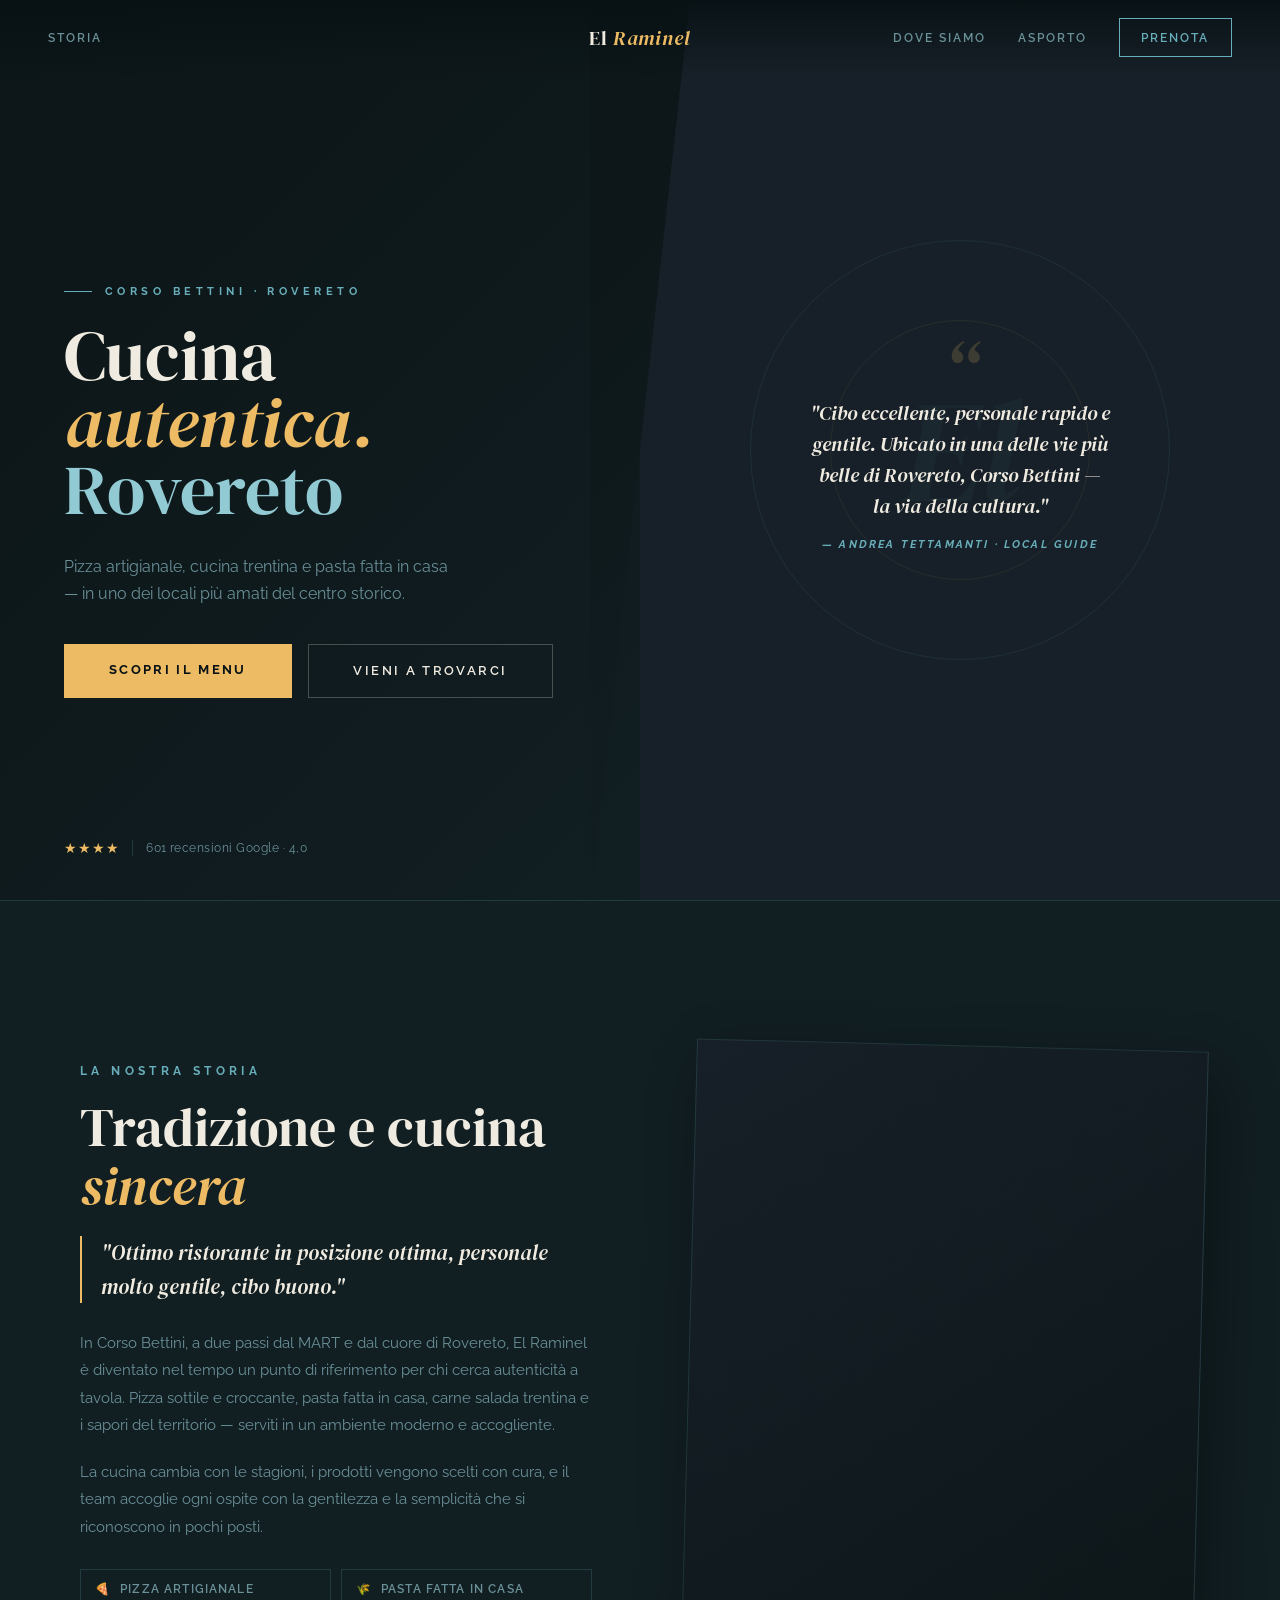
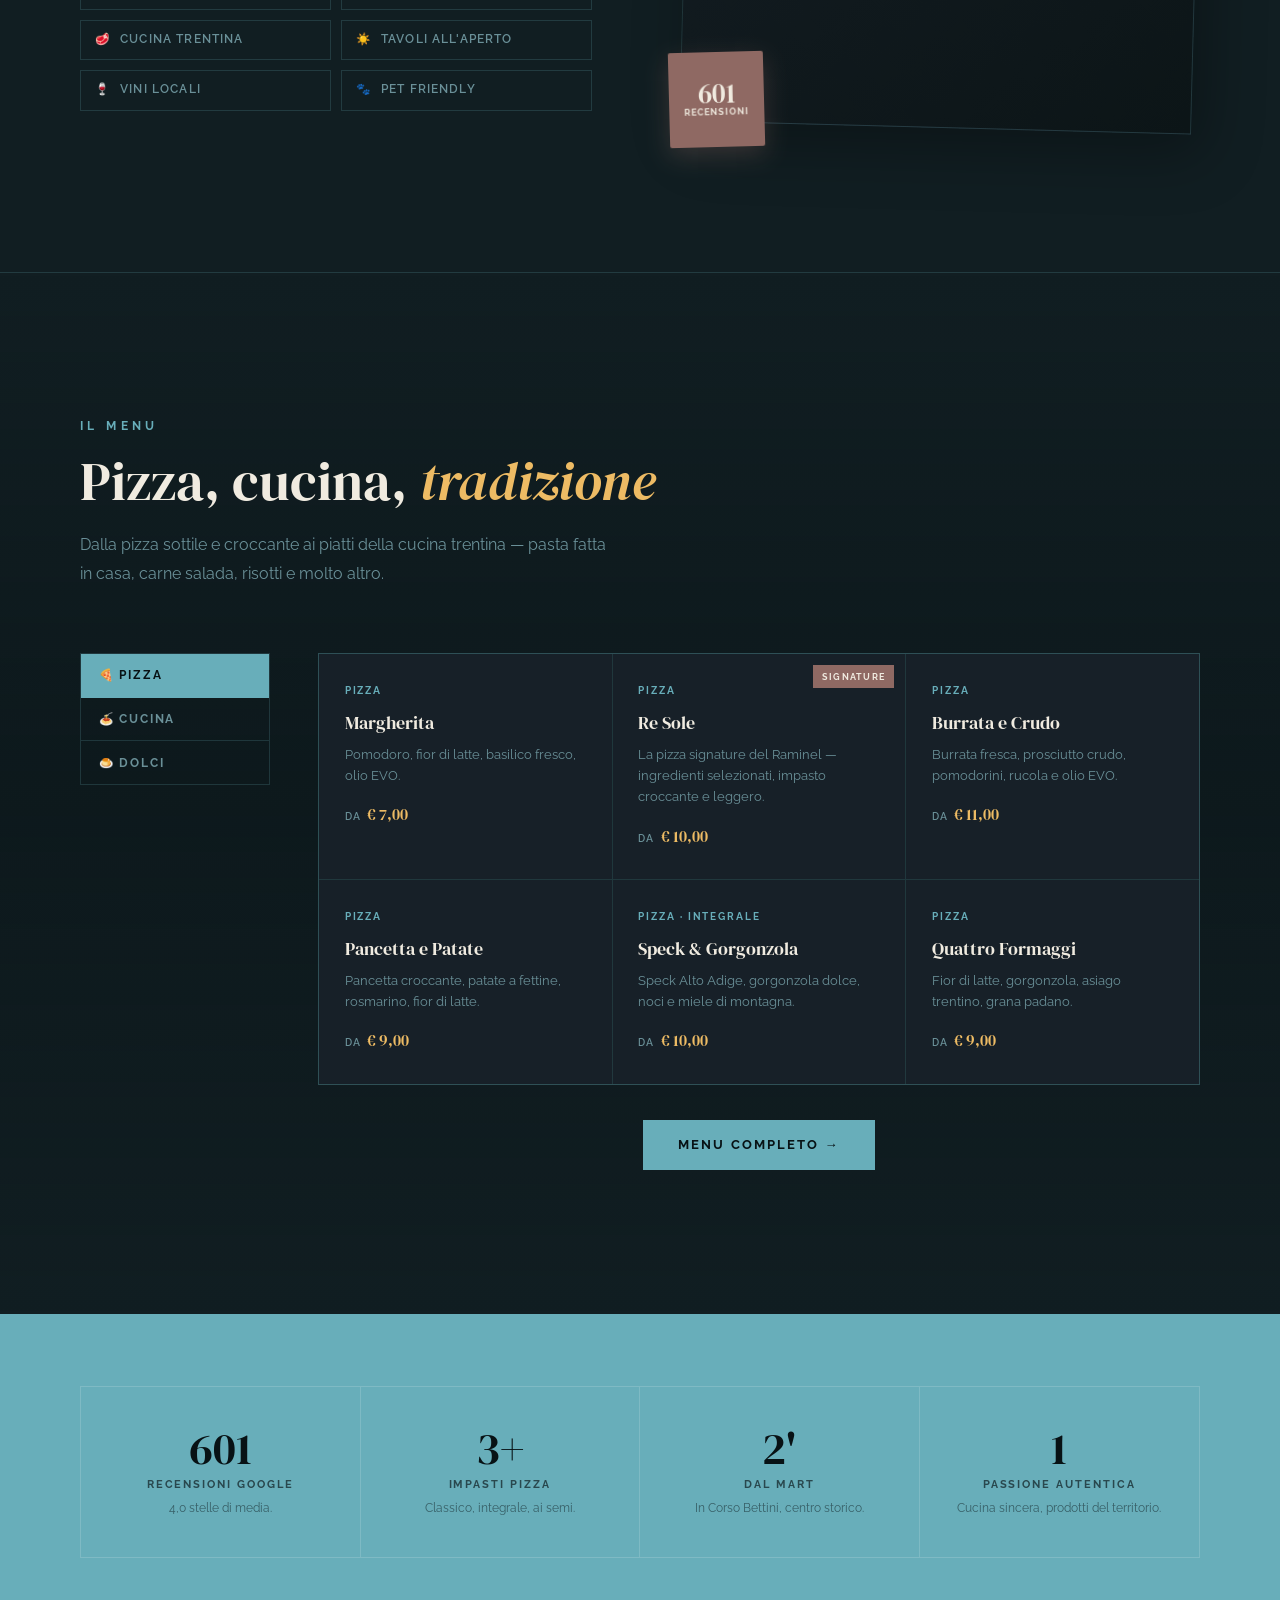
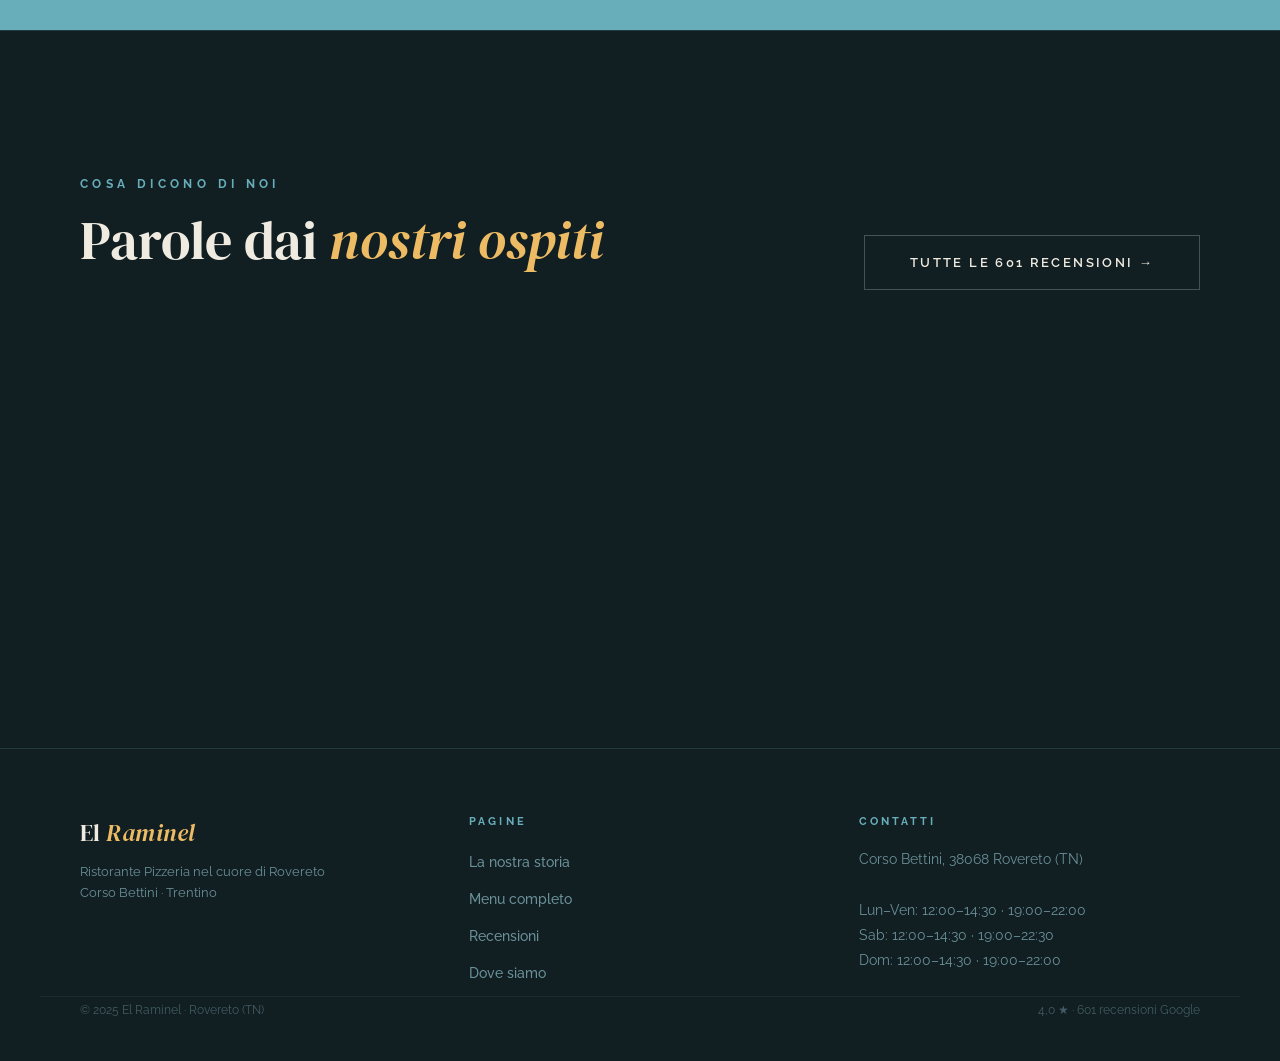
<file: index.html>
<!DOCTYPE html>
<html lang="it">
<head>
<meta charset="UTF-8">
<meta name="viewport" content="width=device-width, initial-scale=1.0">
<title>El Raminel — Ristorante Pizzeria · Rovereto</title>
<link rel="preconnect" href="https://fonts.googleapis.com">
<link href="https://fonts.googleapis.com/css2?family=DM+Serif+Display:ital@0;1&family=Raleway:ital,wght@0,300;0,400;0,500;0,600;0,700;0,800;1,400&display=swap" rel="stylesheet">
<link rel="stylesheet" href="raminel-base.css">
<link rel="stylesheet" href="raminel-responsive.css">
<style>
.hero {
  position:relative; min-height:100vh; z-index:1;
  display:grid; grid-template-columns:1fr 1fr; overflow:hidden;
}
.hero-left {
  background:linear-gradient(135deg,#0c1517 0%,#111e22 100%);
  padding:10rem 3.5rem 5rem 4rem;
  display:flex; flex-direction:column; justify-content:center;
  position:relative; z-index:1;
}
.hero-left::after {
  content:''; position:absolute; top:0; right:-50px; bottom:0; width:100px;
  background:linear-gradient(135deg,#0c1517 0%,#111e22 100%);
  clip-path:polygon(0 0,0 100%,100% 0); z-index:2;
}
.hero-right {
  background:var(--panel);
  display:flex; align-items:center; justify-content:center;
  position:relative; overflow:hidden;
}
.hero-right::before {
  content:''; position:absolute;
  width:420px; height:420px; border-radius:50%;
  border:1px solid rgba(104,174,186,.1);
  top:50%; left:50%; transform:translate(-50%,-50%);
}
.hero-right::after {
  content:''; position:absolute;
  width:260px; height:260px; border-radius:50%;
  border:1px solid rgba(237,187,100,.08);
  top:50%; left:50%; transform:translate(-50%,-50%);
}
.hero-eyebrow {
  font-size:.7rem; font-weight:700; letter-spacing:.4em; text-transform:uppercase;
  color:var(--teal); margin-bottom:1.4rem;
  display:flex; align-items:center; gap:.8rem;
  opacity:0; animation:fadeUp .8s .1s forwards;
}
.hero-eyebrow::before { content:''; width:28px; height:1px; background:var(--teal); flex-shrink:0; }
.hero-title {
  font-family:'DM Serif Display',serif;
  font-size:clamp(3rem,5.5vw,6rem);
  line-height:.95; font-weight:400; color:var(--cream); margin-bottom:1.8rem;
  opacity:0; animation:fadeUp .9s .25s forwards;
}
.hero-title em { font-style:italic; color:var(--amber); display:block; }
.hero-title span { color:var(--teal-lt); }
.hero-sub {
  font-size:.97rem; color:var(--muted); line-height:1.8; max-width:400px;
  opacity:0; animation:fadeUp .9s .45s forwards;
}
.hero-actions {
  display:flex; gap:1rem; margin-top:2.2rem; flex-wrap:wrap;
  opacity:0; animation:fadeUp .8s .65s forwards;
}
.hero-deco { position:relative; z-index:1; text-align:center; padding:2.5rem; opacity:0; animation:fadeIn 1.2s .5s forwards; }
.hero-deco-bg {
  font-family:'DM Serif Display',serif; font-style:italic;
  font-size:9rem; line-height:1; color:var(--teal); opacity:.05;
  position:absolute; top:50%; left:50%; transform:translate(-50%,-50%);
  white-space:nowrap; pointer-events:none;
}
.hero-quote {
  font-family:'DM Serif Display',serif; font-size:1.25rem; font-style:italic;
  color:var(--cream); line-height:1.55; max-width:300px; position:relative;
}
.hero-quote::before {
  content:'\201C'; font-size:5rem; line-height:.65;
  color:var(--amber); opacity:.18; display:block;
}
.hero-quote-author {
  font-family:'Raleway',sans-serif; font-size:.68rem; font-weight:700;
  letter-spacing:.2em; text-transform:uppercase;
  color:var(--teal); margin-top:.9rem; display:block;
}
.hero-badge {
  position:absolute; bottom:2.5rem; left:4rem;
  display:flex; align-items:center; gap:.8rem;
  opacity:0; animation:fadeUp .8s 1s forwards;
}
.hero-badge-stars { color:var(--amber); font-size:.9rem; letter-spacing:.06em; }
.hero-badge-sep { width:1px; height:16px; background:var(--border); }
.hero-badge-text { font-size:.75rem; color:var(--muted); letter-spacing:.04em; }

.about { padding:9rem 0; border-top:1px solid var(--border); }
.about-grid { display:grid; grid-template-columns:1fr 1fr; gap:6rem; align-items:center; }
.about-intro {
  font-family:'DM Serif Display',serif; font-size:1.3rem; font-style:italic;
  color:var(--cream); line-height:1.6; margin-bottom:1.6rem;
  padding-left:1.2rem; border-left:2px solid var(--amber);
}
.about-body { font-size:.93rem; color:var(--muted); line-height:1.85; margin-bottom:1.2rem; }
.about-features { display:grid; grid-template-columns:1fr 1fr; gap:.6rem; margin-top:1.8rem; }
.feature-tag {
  display:flex; align-items:center; gap:.6rem; padding:.6rem .9rem;
  border:1px solid var(--border);
  font-size:.72rem; font-weight:600; letter-spacing:.1em; text-transform:uppercase;
  color:var(--muted); transition:border-color .2s, color .2s;
}
.feature-tag:hover { border-color:var(--teal); color:var(--cream); }
.feature-tag .icon { color:var(--teal); }
.about-visual { position:relative; }
.about-frame {
  width:100%; aspect-ratio:3/4;
  background:linear-gradient(145deg,var(--panel) 0%,var(--deep) 100%);
  border:1px solid var(--border);
  display:flex; align-items:center; justify-content:center;
  position:relative; overflow:hidden;
  transform:rotate(1.5deg);
  box-shadow:12px 20px 60px rgba(0,0,0,.3);
}
.about-frame-text { text-align:center; padding:2.5rem; position:relative; z-index:1; }
.about-frame-text blockquote {
  font-family:'DM Serif Display',serif; font-size:1.2rem; font-style:italic;
  color:var(--cream); line-height:1.6;
}
.about-frame-text cite {
  display:block; margin-top:1rem;
  font-family:'Raleway',sans-serif; font-size:.68rem; font-weight:700;
  letter-spacing:.2em; text-transform:uppercase; color:var(--teal);
}
.about-badge-float {
  position:absolute; bottom:-1.2rem; left:-1.2rem;
  width:95px; height:95px; background:var(--rose);
  display:flex; flex-direction:column; align-items:center; justify-content:center;
  color:var(--cream); border-radius:2px;
  box-shadow:0 8px 24px rgba(143,105,99,.3); transform:rotate(-1.5deg);
}
.about-badge-float .big-num { font-family:'DM Serif Display',serif; font-size:1.7rem; line-height:1; }
.about-badge-float .small-txt { font-size:.56rem; font-weight:700; letter-spacing:.12em; text-transform:uppercase; text-align:center; line-height:1.3; }

.menu-preview { padding:9rem 0; border-top:1px solid var(--border); background:linear-gradient(to bottom,transparent,rgba(8,18,21,.4),transparent); }
.menu-preview-head { margin-bottom:4rem; }
.menu-preview-layout { display:grid; grid-template-columns:190px 1fr; gap:3rem; align-items:start; }
.menu-tabs-side { display:flex; flex-direction:column; border:1px solid var(--border); position:sticky; top:90px; }
.menu-tab-side {
  font-family:'Raleway',sans-serif; font-size:.72rem; font-weight:700;
  letter-spacing:.16em; text-transform:uppercase;
  background:transparent; color:var(--muted);
  border:none; border-bottom:1px solid var(--border);
  padding:.9rem 1.1rem; cursor:pointer; text-align:left;
  transition:background .2s, color .2s;
}
.menu-tab-side:last-child { border-bottom:none; }
.menu-tab-side.active { background:var(--teal); color:var(--ink); }
.menu-tab-side:hover:not(.active) { background:var(--teal-dim); color:var(--cream); }
.menu-tabs-top { display:none; gap:0; margin-bottom:2rem; border:1px solid var(--border); width:fit-content; }
.menu-tab-top {
  font-family:'Raleway',sans-serif; font-size:.72rem; font-weight:700;
  letter-spacing:.14em; text-transform:uppercase;
  background:transparent; color:var(--muted); border:none;
  border-right:1px solid var(--border); padding:.8rem 1.2rem; cursor:pointer;
  transition:background .2s, color .2s;
}
.menu-tab-top:last-child { border-right:none; }
.menu-tab-top.active { background:var(--teal); color:var(--ink); }
.menu-preview-grid {
  display:grid; grid-template-columns:repeat(3,1fr); gap:1px;
  background:var(--border); border:1px solid var(--border);
}
.menu-item {
  background:var(--panel); padding:1.8rem 1.6rem;
  transition:background .25s; position:relative; overflow:hidden;
}
.menu-item::after {
  content:''; position:absolute; bottom:0; left:0; right:0;
  height:2px; background:var(--teal); opacity:0; transition:opacity .2s;
}
.menu-item:hover { background:var(--panel-lt); }
.menu-item:hover::after { opacity:1; }
.menu-item-cat { font-family:'Raleway',sans-serif; font-size:.6rem; font-weight:700; letter-spacing:.2em; text-transform:uppercase; color:var(--teal); margin-bottom:.5rem; display:block; }
.menu-item-name { font-family:'DM Serif Display',serif; font-size:1.15rem; color:var(--cream); margin-bottom:.35rem; }
.menu-item-desc { font-size:.83rem; color:var(--muted); line-height:1.6; }
.menu-item-price { margin-top:1rem; font-family:'DM Serif Display',serif; font-size:.98rem; color:var(--amber); display:flex; align-items:baseline; gap:.4rem; }
.menu-item-price .from { font-family:'Raleway',sans-serif; font-size:.65rem; font-weight:600; letter-spacing:.1em; text-transform:uppercase; color:var(--muted); }
.menu-special-tag { position:absolute; top:.7rem; right:.7rem; font-family:'Raleway',sans-serif; font-size:.58rem; font-weight:700; letter-spacing:.14em; text-transform:uppercase; background:var(--rose); color:var(--cream); padding:.22rem .55rem; }

.stats-band { background:var(--teal); padding:4.5rem 0; position:relative; z-index:1; }
.stats-band-grid { display:grid; grid-template-columns:repeat(4,1fr); gap:0; border:1px solid rgba(255,255,255,.15); }
.stat-item { padding:2.5rem 1.8rem; text-align:center; border-right:1px solid rgba(255,255,255,.15); }
.stat-item:last-child { border-right:none; }
.stat-num { font-family:'DM Serif Display',serif; font-size:2.8rem; color:var(--ink); line-height:1; display:block; margin-bottom:.3rem; }
.stat-label { font-family:'Raleway',sans-serif; font-size:.68rem; font-weight:700; letter-spacing:.18em; text-transform:uppercase; color:var(--ink); opacity:.65; display:block; margin-bottom:.25rem; }
.stat-desc { font-size:.78rem; color:var(--ink); opacity:.5; line-height:1.5; }

.reviews-section { padding:9rem 0; border-top:1px solid var(--border); }
.reviews-head { margin-bottom:3.5rem; display:flex; justify-content:space-between; align-items:flex-end; flex-wrap:wrap; gap:1rem; }

/* ── Infinite carousel ── */
.rev-wrap {
  overflow:hidden; position:relative;
  mask-image: linear-gradient(to right, transparent 0%, black 7%, black 93%, transparent 100%);
  -webkit-mask-image: linear-gradient(to right, transparent 0%, black 7%, black 93%, transparent 100%);
}
.rev-track {
  display:flex; gap:1.4rem; width:max-content;
  animation: rev-scroll 50s linear infinite;
}
.rev-track:hover { animation-play-state: paused; }
@keyframes rev-scroll {
  from { transform: translateX(0); }
  to   { transform: translateX(-50%); }
}
.rev-card {
  flex-shrink:0; width:320px;
  background:var(--panel); border:1px solid var(--border);
  padding:1.8rem 1.8rem 1.6rem; position:relative; overflow:hidden;
  transition:border-color .25s, transform .25s;
}
.rev-card:hover { border-color:rgba(104,174,186,.4); transform:translateY(-3px); }
.rev-card::before {
  content:'\201C'; font-family:'DM Serif Display',serif;
  font-size:4.5rem; line-height:.6; font-style:italic;
  color:var(--teal); opacity:.1;
  position:absolute; top:.6rem; left:1rem; pointer-events:none;
}
.rev-stars { color:var(--amber); font-size:.8rem; letter-spacing:.1em; margin-bottom:.7rem; }
.rev-text  { font-size:.88rem; font-style:italic; color:var(--warm); line-height:1.65; margin-bottom:1.1rem; }
.rev-author { font-family:'Raleway',sans-serif; font-size:.67rem; font-weight:700; letter-spacing:.15em; text-transform:uppercase; color:var(--muted); }
</style>
</head>
<body>

<nav id="nav">
  <div class="nav-links">
    <a href="#about">Storia</a>
  </div>
  <a href="index.html" class="nav-logo">El <em>Raminel</em></a>
  <div class="nav-links nav-links-right">
    <a href="raminel-dove-siamo.html">Dove siamo</a>
    <a href="raminel-asporto.html">Asporto</a>
    <a href="raminel-dove-siamo.html" class="nav-cta">Prenota</a>
  </div>
  <button class="nav-hamburger" id="navHamburger" aria-label="Apri menu" aria-expanded="false">
    <span></span><span></span><span></span>
  </button>
  <div class="nav-mobile-menu" id="mobileMenu">
    <a href="#about">Storia</a>
    <a href="raminel-dove-siamo.html">Dove siamo</a>
    <a href="raminel-asporto.html">Asporto</a>
    <a href="raminel-dove-siamo.html" class="nav-mobile-cta">Prenota un tavolo</a>
  </div>
</nav>


<section class="hero">
  <div class="hero-left">
    <p class="hero-eyebrow">Corso Bettini · Rovereto</p>
    <h1 class="hero-title">Cucina<em>autentica.</em><span>Rovereto</span></h1>
    <p class="hero-sub">Pizza artigianale, cucina trentina e pasta fatta in casa — in uno dei locali più amati del centro storico.</p>
    <div class="hero-actions">
      <a href="raminel-menu.html" class="btn-primary">Scopri il menu</a>
      <a href="raminel-dove-siamo.html" class="btn-outline">Vieni a trovarci</a>
    </div>
    <div class="hero-badge">
      <span class="hero-badge-stars">★★★★</span>
      <div class="hero-badge-sep"></div>
      <span class="hero-badge-text">601 recensioni Google · 4,0</span>
    </div>
  </div>
  <div class="hero-right">
    <div class="hero-deco-bg">El</div>
    <div class="hero-deco">
      <blockquote class="hero-quote">
        "Cibo eccellente, personale rapido e gentile. Ubicato in una delle vie più belle di Rovereto, Corso Bettini — la via della cultura."
        <cite class="hero-quote-author">— Andrea Tettamanti · Local Guide</cite>
      </blockquote>
    </div>
  </div>
</section>

<section class="about" id="about">
  <div class="container">
    <div class="about-grid">
      <div class="about-content reveal">
        <span class="section-eyebrow">La nostra storia</span>
        <h2 class="section-title">Tradizione e cucina <em>sincera</em></h2>
        <p class="about-intro">"Ottimo ristorante in posizione ottima, personale molto gentile, cibo buono."</p>
        <p class="about-body">In Corso Bettini, a due passi dal MART e dal cuore di Rovereto, El Raminel è diventato nel tempo un punto di riferimento per chi cerca autenticità a tavola. Pizza sottile e croccante, pasta fatta in casa, carne salada trentina e i sapori del territorio — serviti in un ambiente moderno e accogliente.</p>
        <p class="about-body">La cucina cambia con le stagioni, i prodotti vengono scelti con cura, e il team accoglie ogni ospite con la gentilezza e la semplicità che si riconoscono in pochi posti.</p>
        <div class="about-features">
          <div class="feature-tag"><span class="icon">🍕</span>Pizza artigianale</div>
          <div class="feature-tag"><span class="icon">🌾</span>Pasta fatta in casa</div>
          <div class="feature-tag"><span class="icon">🥩</span>Cucina trentina</div>
          <div class="feature-tag"><span class="icon">☀️</span>Tavoli all'aperto</div>
          <div class="feature-tag"><span class="icon">🍷</span>Vini locali</div>
          <div class="feature-tag"><span class="icon">🐾</span>Pet friendly</div>
        </div>
      </div>
      <div class="about-visual reveal">
        <div class="about-frame">
          <div class="about-frame-text">
            <blockquote>"Ottima pizza, soprattutto quella con impasto integrale. La crostata ai mirtilli fatta in casa era davvero buona. Devo tornarci qualche volta."</blockquote>
            <cite>— Stefano Linguanotto · Local Guide</cite>
          </div>
        </div>
        <div class="about-badge-float">
          <span class="big-num">601</span>
          <span class="small-txt">recensioni</span>
        </div>
      </div>
    </div>
  </div>
</section>

<section class="menu-preview" id="menu">
  <div class="container">
    <div class="menu-preview-head reveal">
      <span class="section-eyebrow">Il menu</span>
      <h2 class="section-title">Pizza, cucina, <em>tradizione</em></h2>
      <p class="section-body">Dalla pizza sottile e croccante ai piatti della cucina trentina — pasta fatta in casa, carne salada, risotti e molto altro.</p>
    </div>
    <div class="menu-preview-layout reveal">
      <div class="menu-tabs-side">
        <button class="menu-tab-side active" data-cat="pizza">🍕 Pizza</button>
        <button class="menu-tab-side" data-cat="cucina">🍝 Cucina</button>
        <button class="menu-tab-side" data-cat="dolci">🍮 Dolci</button>
      </div>
      <div>
        <div class="menu-tabs-top" id="menuTabsTop">
          <button class="menu-tab-top active" data-cat="pizza">🍕 Pizza</button>
          <button class="menu-tab-top" data-cat="cucina">🍝 Cucina</button>
          <button class="menu-tab-top" data-cat="dolci">🍮 Dolci</button>
        </div>
        <div class="menu-preview-grid" id="menuPreviewGrid">
          <div class="menu-item" data-cat="pizza"><span class="menu-item-cat">Pizza</span><div class="menu-item-name">Margherita</div><div class="menu-item-desc">Pomodoro, fior di latte, basilico fresco, olio EVO.</div><div class="menu-item-price"><span class="from">da</span>€ 7,00</div></div>
          <div class="menu-item" data-cat="pizza"><span class="menu-special-tag">Signature</span><span class="menu-item-cat">Pizza</span><div class="menu-item-name">Re Sole</div><div class="menu-item-desc">La pizza signature del Raminel — ingredienti selezionati, impasto croccante e leggero.</div><div class="menu-item-price"><span class="from">da</span>€ 10,00</div></div>
          <div class="menu-item" data-cat="pizza"><span class="menu-item-cat">Pizza</span><div class="menu-item-name">Burrata e Crudo</div><div class="menu-item-desc">Burrata fresca, prosciutto crudo, pomodorini, rucola e olio EVO.</div><div class="menu-item-price"><span class="from">da</span>€ 11,00</div></div>
          <div class="menu-item" data-cat="pizza"><span class="menu-item-cat">Pizza</span><div class="menu-item-name">Pancetta e Patate</div><div class="menu-item-desc">Pancetta croccante, patate a fettine, rosmarino, fior di latte.</div><div class="menu-item-price"><span class="from">da</span>€ 9,00</div></div>
          <div class="menu-item" data-cat="pizza"><span class="menu-item-cat">Pizza · Integrale</span><div class="menu-item-name">Speck &amp; Gorgonzola</div><div class="menu-item-desc">Speck Alto Adige, gorgonzola dolce, noci e miele di montagna.</div><div class="menu-item-price"><span class="from">da</span>€ 10,00</div></div>
          <div class="menu-item" data-cat="pizza"><span class="menu-item-cat">Pizza</span><div class="menu-item-name">Quattro Formaggi</div><div class="menu-item-desc">Fior di latte, gorgonzola, asiago trentino, grana padano.</div><div class="menu-item-price"><span class="from">da</span>€ 9,00</div></div>


          <div class="menu-item" data-cat="primi"><span class="menu-special-tag">Signature</span><span class="menu-item-cat">Primo · Mare</span><div class="menu-item-name">Spaghetti allo Scoglio</div><div class="menu-item-desc">Pasta fresca con frutti di mare, pomodorini, aglio e prezzemolo.</div><div class="menu-item-price">€ 15,00</div></div>
          <div class="menu-item" data-cat="primi"><span class="menu-item-cat">Primo · Terra</span><div class="menu-item-name">Tagliatelle al Ragù di Cinghiale</div><div class="menu-item-desc">Pasta fatta in casa al ragù di cinghiale trentino — lenta cottura.</div><div class="menu-item-price">€ 14,00</div></div>
          <div class="menu-item" data-cat="primi"><span class="menu-item-cat">Primo · Trentino</span><div class="menu-item-name">Canederli</div><div class="menu-item-desc">Canederli allo speck in brodo o asciutti. Tradizione trentina.</div><div class="menu-item-price">€ 12,00</div></div>
          <div class="menu-item" data-cat="primi"><span class="menu-item-cat">Primo</span><div class="menu-item-name">Risotto ai Funghi</div><div class="menu-item-desc">Cremoso con funghi porcini e riduzione di vino bianco trentino.</div><div class="menu-item-price">€ 13,00</div></div>
          <div class="menu-item" data-cat="primi"><span class="menu-item-cat">Primo · Trentino</span><div class="menu-item-name">Risotto Mirtilli &amp; Burrata</div><div class="menu-item-desc">Risotto ai mirtilli neri con burrata pugliese. Abbinamento sorprendente.</div><div class="menu-item-price">€ 14,00</div></div>
          <div class="menu-item" data-cat="primi"><span class="menu-item-cat">Primo · Trentino</span><div class="menu-item-name">Spätzle</div><div class="menu-item-desc">Spätzle trentini con burro, speck e salvia — delicati e avvolgenti.</div><div class="menu-item-price">€ 12,00</div></div>

          <div class="menu-item" data-cat="secondi"><span class="menu-item-cat">Secondo · Terra</span><div class="menu-item-name">Coniglio in Umido</div><div class="menu-item-desc">Coniglio trentino in umido con erbe aromatiche e polenta.</div><div class="menu-item-price">€ 16,00</div></div>
          <div class="menu-item" data-cat="secondi"><span class="menu-item-cat">Secondo</span><div class="menu-item-name">Tagliata di Manzo</div><div class="menu-item-desc">Con rucola, scaglie di grana e olio EVO. Cotta al punto giusto.</div><div class="menu-item-price">€ 18,00</div></div>
          <div class="menu-item" data-cat="secondi"><span class="menu-item-cat">Secondo · Trentino</span><div class="menu-item-name">Guancia di Maiale Brasata</div><div class="menu-item-desc">Brasata lentamente con purè di sedano rapa. Un secondo da antologia.</div><div class="menu-item-price">€ 17,00</div></div>
          <div class="menu-item" data-cat="secondi"><span class="menu-item-cat">Secondo · Mare</span><div class="menu-item-name">Branzino al Forno</div><div class="menu-item-desc">Intero al forno con erbe aromatiche e verdure di stagione.</div><div class="menu-item-price">€ 19,00</div></div>
          <div class="menu-item" data-cat="secondi"><span class="menu-item-cat">Secondo</span><div class="menu-item-name">Costine alla Brace</div><div class="menu-item-desc">Alla brace con salsa BBQ trentina e crauti caramellati.</div><div class="menu-item-price">€ 16,00</div></div>
          <div class="menu-item" data-cat="secondi"><span class="menu-item-cat">Secondo · Trentino</span><div class="menu-item-name">Ragù di Cervo</div><div class="menu-item-desc">Con polenta e mirtilli rossi. I sapori profondi della montagna.</div><div class="menu-item-price">€ 18,00</div></div>

          <div class="menu-item" data-cat="dolci"><span class="menu-special-tag">Top</span><span class="menu-item-cat">Dolce</span><div class="menu-item-name">Tiramisù Fatto in Casa</div><div class="menu-item-desc">"Il miglior tiramisù che abbia mai assaggiato — ci sono tornata solo per questo."</div><div class="menu-item-price">€ 6,00</div></div>
          <div class="menu-item" data-cat="dolci"><span class="menu-item-cat">Dolce</span><div class="menu-item-name">Crème Brûlée</div><div class="menu-item-desc">Aromatizzata alla cannella con semi di papavero. Superlativa.</div><div class="menu-item-price">€ 6,00</div></div>
          <div class="menu-item" data-cat="dolci"><span class="menu-item-cat">Dolce · Fatto in casa</span><div class="menu-item-name">Crostata ai Mirtilli</div><div class="menu-item-desc">Fatta in casa con marmellata di mirtilli del Trentino.</div><div class="menu-item-price">€ 5,00</div></div>
          <div class="menu-item" data-cat="dolci"><span class="menu-item-cat">Dolce</span><div class="menu-item-name">Semifreddo alla Cannella</div><div class="menu-item-desc">Con semi di papavero. Artigianale, delicato, stagionale.</div><div class="menu-item-price">€ 6,00</div></div>
          <div class="menu-item" data-cat="dolci"><span class="menu-item-cat">Dolce</span><div class="menu-item-name">Biscottini della Casa</div><div class="menu-item-desc">Artigianali con il caffè. Un piccolo regalo di fine pasto.</div><div class="menu-item-price">€ 3,00</div></div>
          <div class="menu-item" data-cat="dolci"><span class="menu-item-cat">Dolce · Stagionale</span><div class="menu-item-name">Dolce del Giorno</div><div class="menu-item-desc">Creazione quotidiana della cucina con prodotti stagionali.</div><div class="menu-item-price">€ 6,00</div></div>
        </div>
        <div style="text-align:center;margin-top:2.2rem;">
          <a href="raminel-menu.html" class="btn-teal">Menu completo →</a>
        </div>
      </div>
    </div>
  </div>
</section>

<div class="stats-band">
  <div class="container">
    <div class="stats-band-grid">
      <div class="stat-item"><span class="stat-num">601</span><span class="stat-label">Recensioni Google</span><div class="stat-desc">4,0 stelle di media.</div></div>
      <div class="stat-item"><span class="stat-num">3+</span><span class="stat-label">Impasti pizza</span><div class="stat-desc">Classico, integrale, ai semi.</div></div>
      <div class="stat-item"><span class="stat-num">2'</span><span class="stat-label">Dal MART</span><div class="stat-desc">In Corso Bettini, centro storico.</div></div>
      <div class="stat-item"><span class="stat-num">1</span><span class="stat-label">Passione autentica</span><div class="stat-desc">Cucina sincera, prodotti del territorio.</div></div>
    </div>
  </div>
</div>

<section class="reviews-section" id="reviews">
  <div class="container">
    <div class="reviews-head reveal">
      <div>
        <span class="section-eyebrow">Cosa dicono di noi</span>
        <h2 class="section-title">Parole dai <em>nostri ospiti</em></h2>
      </div>
      <a href="raminel-recensioni.html" class="btn-outline">Tutte le 601 recensioni →</a>
    </div>
  </div>
  <div class="rev-wrap">
    <div class="rev-track">
      <div class="rev-card"><div class="rev-stars">★★★★★</div><p class="rev-text">"Cibo eccellente, bene anche il servizio per bimbi di varie età. Personale rapido e gentile. In una delle vie più belle di Rovereto — Corso Bettini."</p><span class="rev-author">Andrea Tettamanti · Local Guide</span></div>
      <div class="rev-card"><div class="rev-stars">★★★★★</div><p class="rev-text">"Un posto trovato quasi per caso. L'ambiente è bellissimo, moderno, curato, giovanile. Personale gentile e cordiale."</p><span class="rev-author">Veronica Bensi · Local Guide</span></div>
      <div class="rev-card"><div class="rev-stars">★★★★★</div><p class="rev-text">"The pizza was delicious. I had the best Tiramisu ever — I wish to steal the recipe!! I went there a second time only for the Tiramisu."</p><span class="rev-author">Yoyo Is Here · Local Guide</span></div>
      <div class="rev-card"><div class="rev-stars">★★★★★</div><p class="rev-text">"Non scorderò il purè di sedano rapa con la guancia brasata. Le tagliatelle al ragù di cinghiale: ottime! I dessert erano tutti eccellenti."</p><span class="rev-author">Corona Perer · Local Guide · 1195 rec.</span></div>
      <div class="rev-card"><div class="rev-stars">★★★★★</div><p class="rev-text">"Outstanding pizza! The best pizza crust we have had in Italy. The host recommended wine from the region — a perfect evening."</p><span class="rev-author">Victor Gurel · Local Guide</span></div>
      <div class="rev-card"><div class="rev-stars">★★★★★</div><p class="rev-text">"Ottima pizza integrale con pancetta e patate. La crostata ai mirtilli fatta in casa era davvero buona. Devo tornarci."</p><span class="rev-author">Stefano Linguanotto · Local Guide</span></div>
      <div class="rev-card"><div class="rev-stars">★★★★★</div><p class="rev-text">"Eccellente sotto tutti i punti di vista — cortesia, servizio veloce, varietà del menù. Non abbiamo mai aspettato neanche con il locale pieno."</p><span class="rev-author">Emanuela Buonpane · Local Guide</span></div>
      <div class="rev-card"><div class="rev-stars">★★★★★</div><p class="rev-text">"Pizza fantastica, personale molto cordiale, locale impeccabile. Un punto di riferimento ogni volta che siamo a Rovereto."</p><span class="rev-author">Caterina Peschedasch · Local Guide</span></div>
      <div class="rev-card"><div class="rev-stars">★★★★★</div><p class="rev-text">"Cibo eccellente, bene anche il servizio per bimbi di varie età. Personale rapido e gentile. In una delle vie più belle di Rovereto — Corso Bettini."</p><span class="rev-author">Andrea Tettamanti · Local Guide</span></div>
      <div class="rev-card"><div class="rev-stars">★★★★★</div><p class="rev-text">"Un posto trovato quasi per caso. L'ambiente è bellissimo, moderno, curato, giovanile. Personale gentile e cordiale."</p><span class="rev-author">Veronica Bensi · Local Guide</span></div>
      <div class="rev-card"><div class="rev-stars">★★★★★</div><p class="rev-text">"The pizza was delicious. I had the best Tiramisu ever — I wish to steal the recipe!! I went there a second time only for the Tiramisu."</p><span class="rev-author">Yoyo Is Here · Local Guide</span></div>
      <div class="rev-card"><div class="rev-stars">★★★★★</div><p class="rev-text">"Non scorderò il purè di sedano rapa con la guancia brasata. Le tagliatelle al ragù di cinghiale: ottime! I dessert erano tutti eccellenti."</p><span class="rev-author">Corona Perer · Local Guide · 1195 rec.</span></div>
      <div class="rev-card"><div class="rev-stars">★★★★★</div><p class="rev-text">"Outstanding pizza! The best pizza crust we have had in Italy. The host recommended wine from the region — a perfect evening."</p><span class="rev-author">Victor Gurel · Local Guide</span></div>
      <div class="rev-card"><div class="rev-stars">★★★★★</div><p class="rev-text">"Ottima pizza integrale con pancetta e patate. La crostata ai mirtilli fatta in casa era davvero buona. Devo tornarci."</p><span class="rev-author">Stefano Linguanotto · Local Guide</span></div>
      <div class="rev-card"><div class="rev-stars">★★★★★</div><p class="rev-text">"Eccellente sotto tutti i punti di vista — cortesia, servizio veloce, varietà del menù. Non abbiamo mai aspettato neanche con il locale pieno."</p><span class="rev-author">Emanuela Buonpane · Local Guide</span></div>
      <div class="rev-card"><div class="rev-stars">★★★★★</div><p class="rev-text">"Pizza fantastica, personale molto cordiale, locale impeccabile. Un punto di riferimento ogni volta che siamo a Rovereto."</p><span class="rev-author">Caterina Peschedasch · Local Guide</span></div>
    </div>
  </div>
</section>

<footer>
  <div class="footer-inner">
    <div class="footer-brand">
      <div class="footer-logo">El <em>Raminel</em></div>
      <div class="footer-tagline">Ristorante Pizzeria nel cuore di Rovereto<br>Corso Bettini · Trentino</div>
    </div>
    <div>
      <span class="footer-col-title">Pagine</span>
      <ul class="footer-links">
        <li><a href="#about">La nostra storia</a></li>
        <li><a href="raminel-menu.html">Menu completo</a></li>
        <li><a href="raminel-recensioni.html">Recensioni</a></li>
        <li><a href="raminel-dove-siamo.html">Dove siamo</a></li>
      </ul>
    </div>
    <div>
      <span class="footer-col-title">Contatti</span>
      <div class="footer-address">Corso Bettini, 38068 Rovereto (TN)<br><br>Lun–Ven: 12:00–14:30 · 19:00–22:00<br>Sab: 12:00–14:30 · 19:00–22:30<br>Dom: 12:00–14:30 · 19:00–22:00</div>
    </div>
  </div>
  <div class="footer-bottom">
    <div class="footer-copy">© 2025 El Raminel · Rovereto (TN)</div>
    <div class="footer-copy">4,0 ★ · 601 recensioni Google</div>
  </div>
</footer>

<script>
  const nav = document.getElementById('nav');
  window.addEventListener('scroll', () => nav.classList.toggle('scrolled', window.scrollY > 60));

  document.getElementById('navHamburger').addEventListener('click', function() {
    const open = nav.classList.toggle('nav-open');
    this.setAttribute('aria-expanded', open);
  });
  document.addEventListener('click', e => { if (!nav.contains(e.target)) nav.classList.remove('nav-open'); });

  function handleHash() {
    const hash = window.location.hash; if(!hash) return;
    const t = document.querySelector(hash); if(!t) return;
    t.querySelectorAll('.reveal').forEach(el => el.classList.add('visible'));
    document.querySelectorAll('.reveal').forEach(el => { if(el.getBoundingClientRect().top < window.innerHeight*1.5) el.classList.add('visible'); });
    setTimeout(() => t.scrollIntoView({behavior:'smooth',block:'start'}), 60);
  }
  handleHash(); window.addEventListener('load', handleHash);

  const observer = new IntersectionObserver((entries) => {
    entries.forEach(e => {
      if(e.isIntersecting) {
        const siblings = [...e.target.parentElement.querySelectorAll('.reveal')];
        e.target.style.transitionDelay = `${siblings.indexOf(e.target) * 0.1}s`;
        e.target.classList.add('visible'); observer.unobserve(e.target);
      }
    });
  }, {threshold:0.1});
  document.querySelectorAll('.reveal').forEach(el => observer.observe(el));

  const menuItems = document.querySelectorAll('#menuPreviewGrid .menu-item');
  function filterMenuPreview(cat) {
    menuItems.forEach(i => {
      const match = cat === 'cucina'
        ? ['primi','secondi'].includes(i.dataset.cat)
        : i.dataset.cat === cat;
      i.style.display = match ? '' : 'none';
    });
  }
  filterMenuPreview('pizza');
  document.querySelectorAll('.menu-tab-side, .menu-tab-top').forEach(btn => {
    btn.addEventListener('click', () => {
      document.querySelectorAll('.menu-tab-side, .menu-tab-top').forEach(b => b.classList.toggle('active', b.dataset.cat === btn.dataset.cat));
      filterMenuPreview(btn.dataset.cat);
    });
  });
</script>
</body>
</html>
</file>
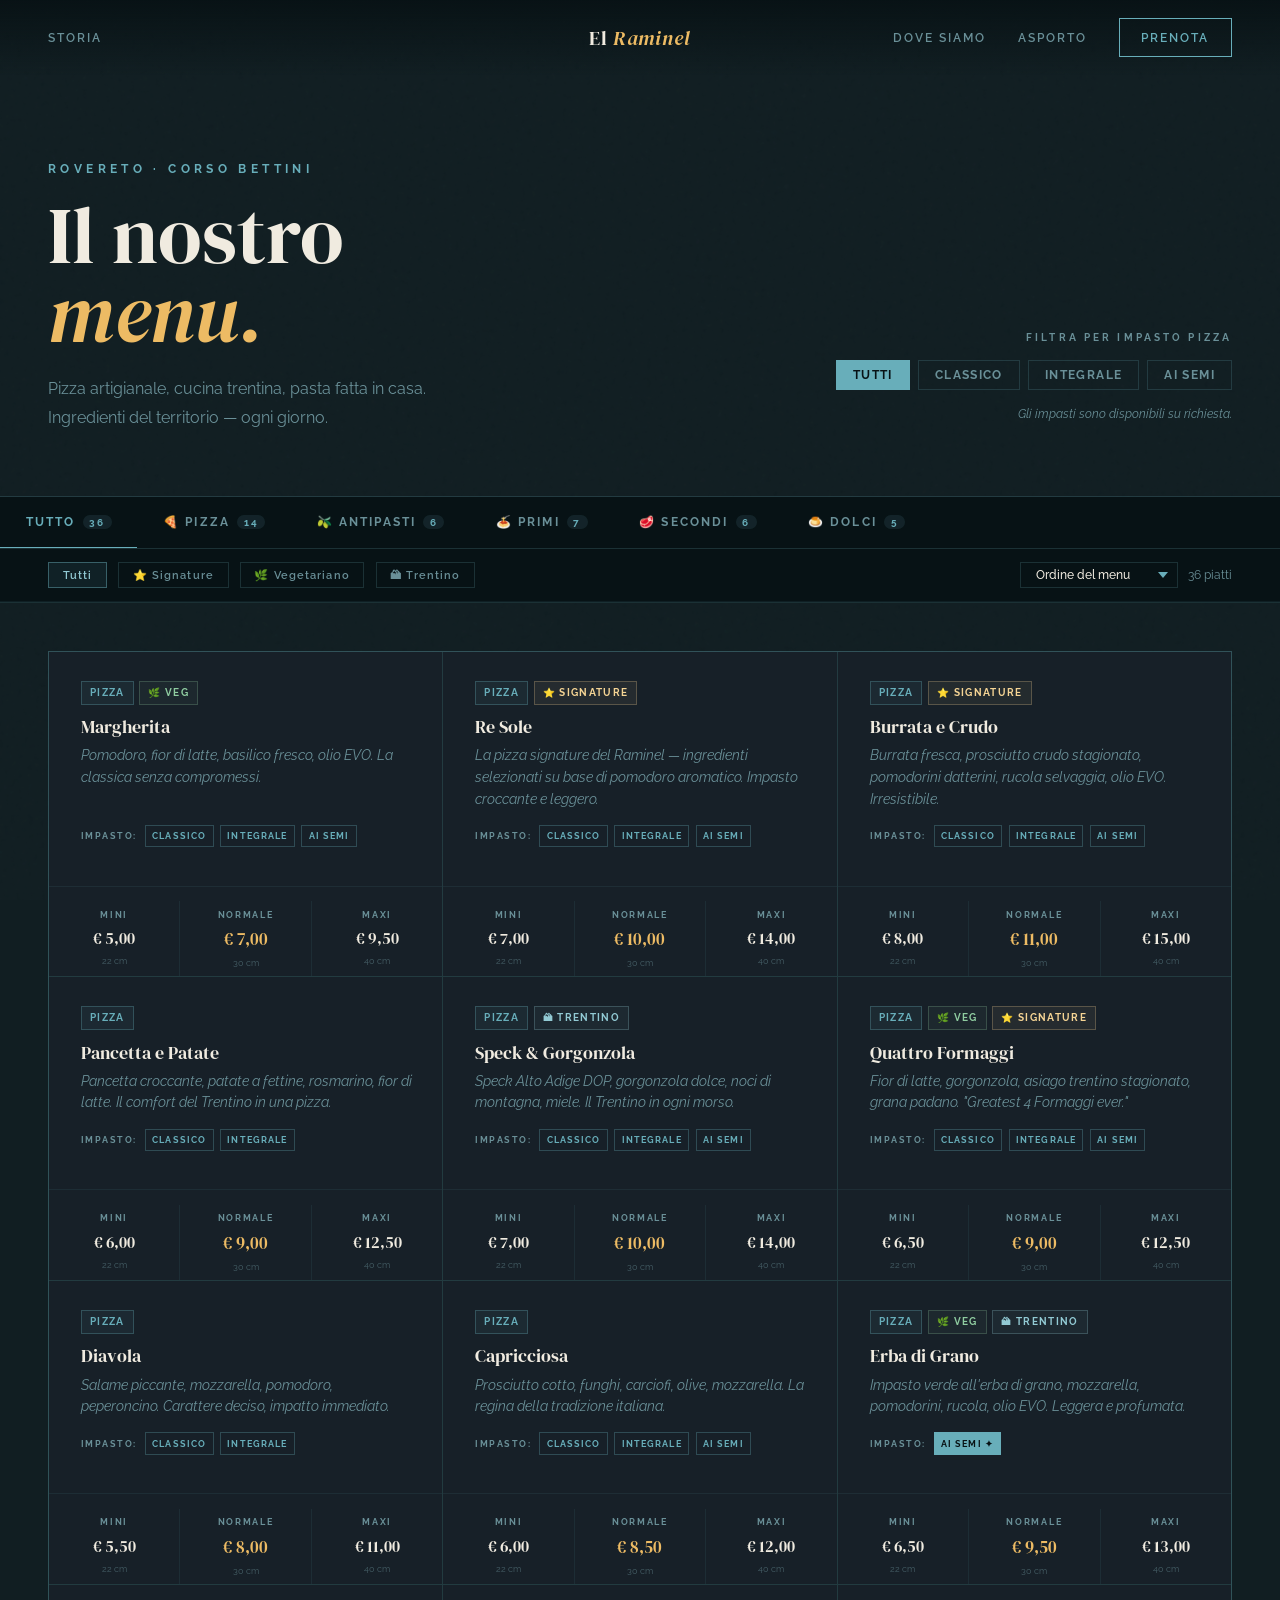
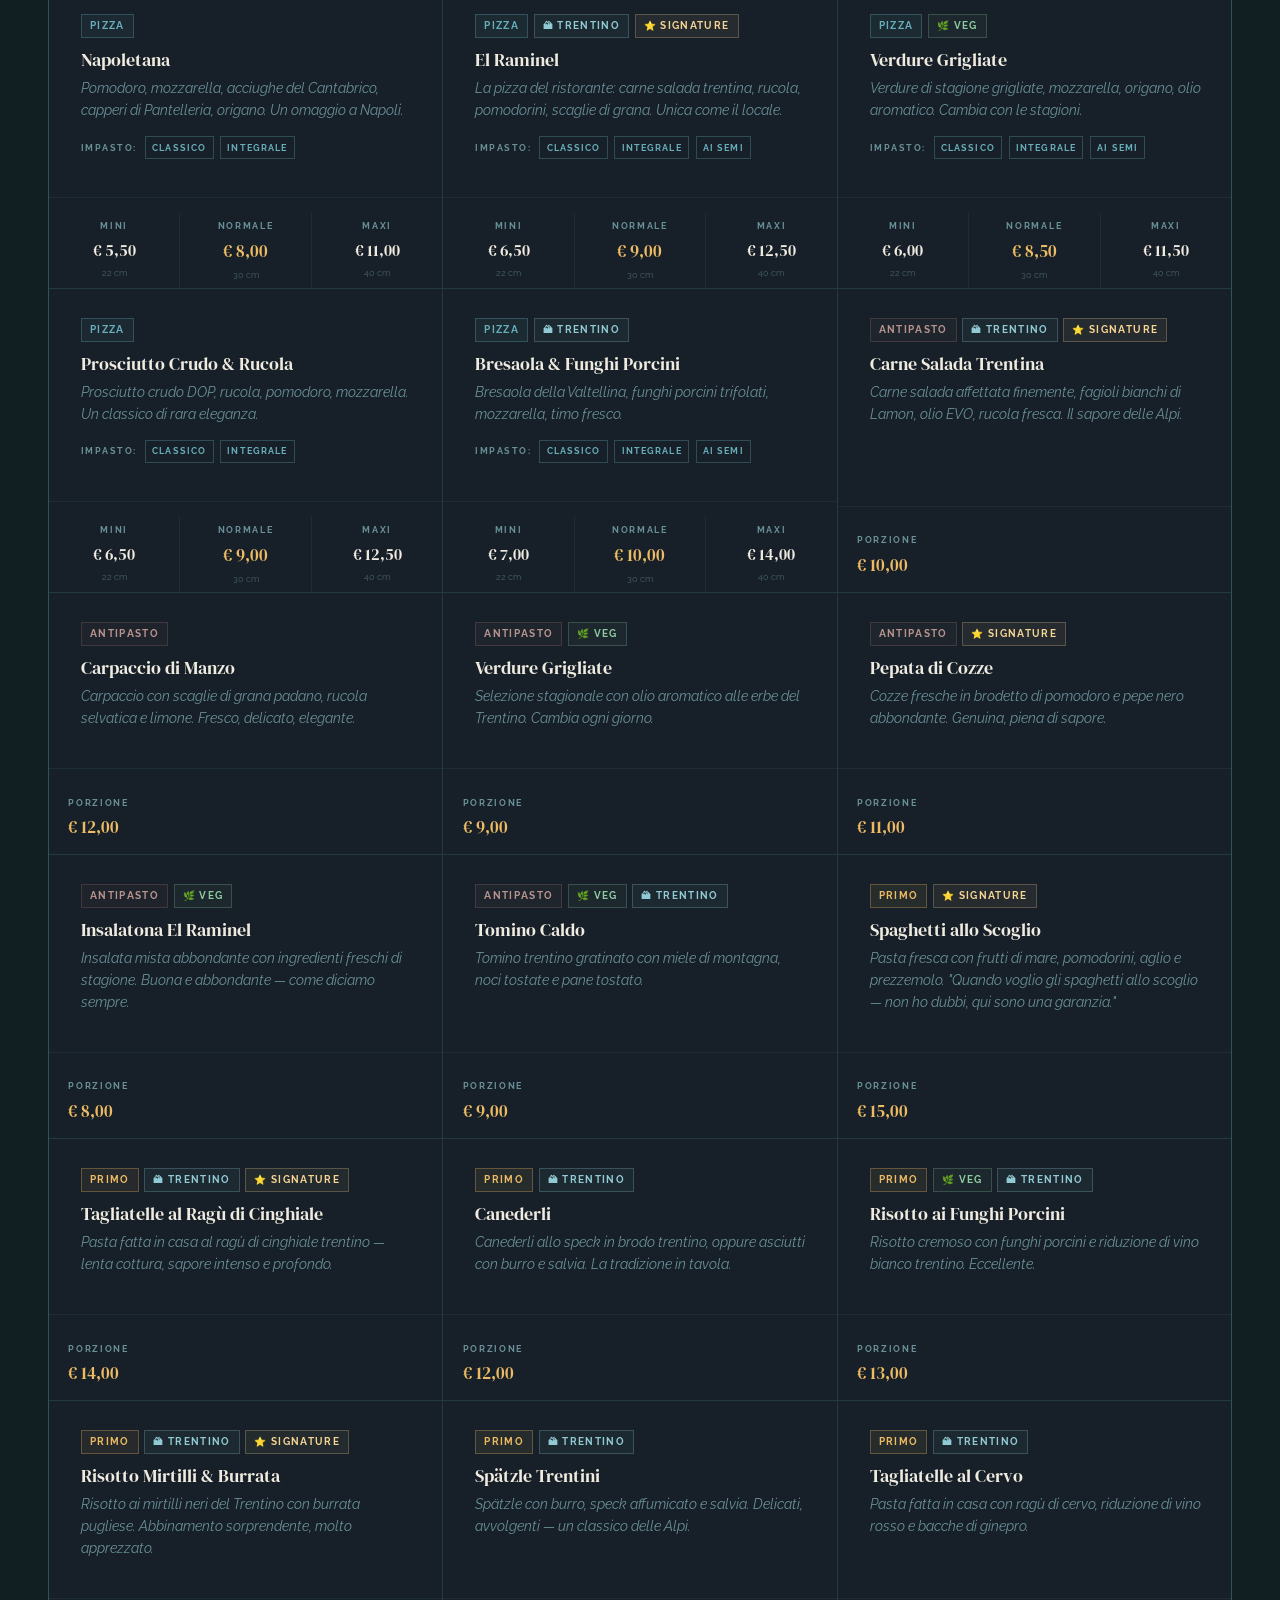
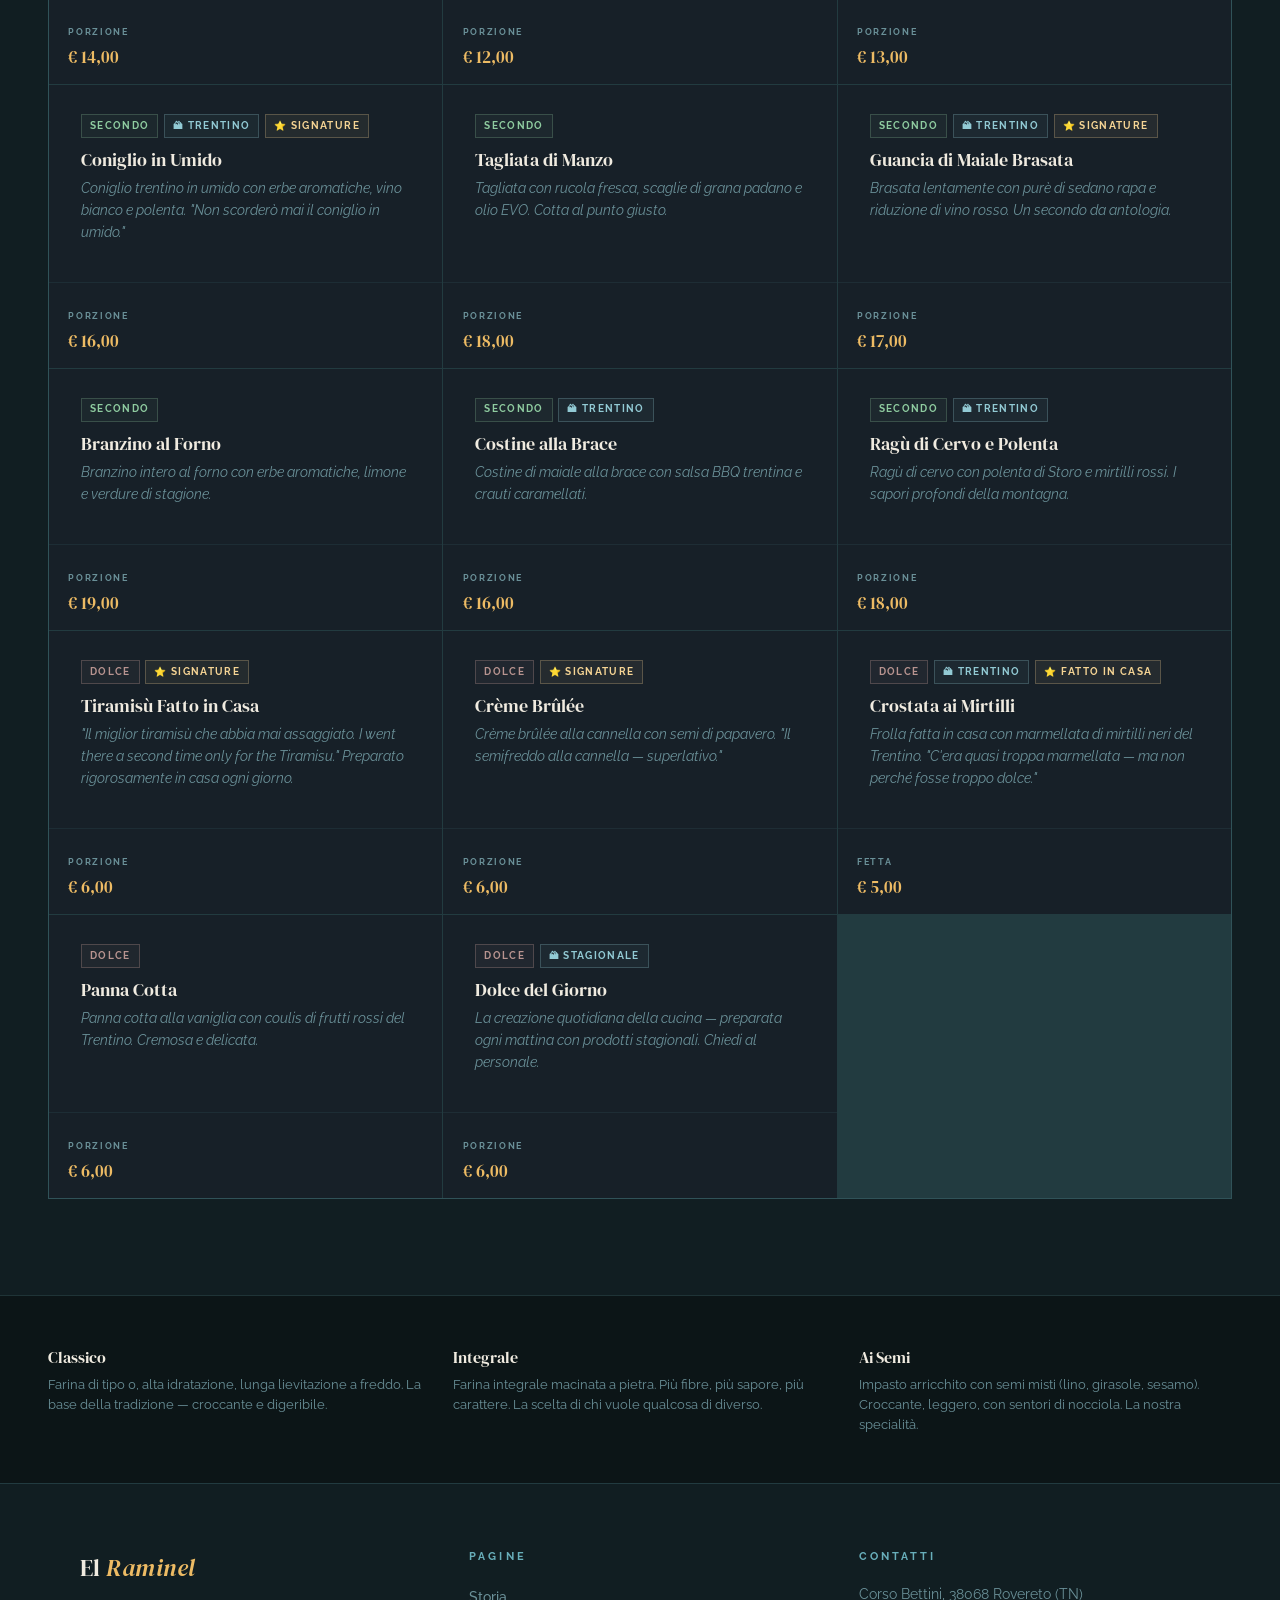
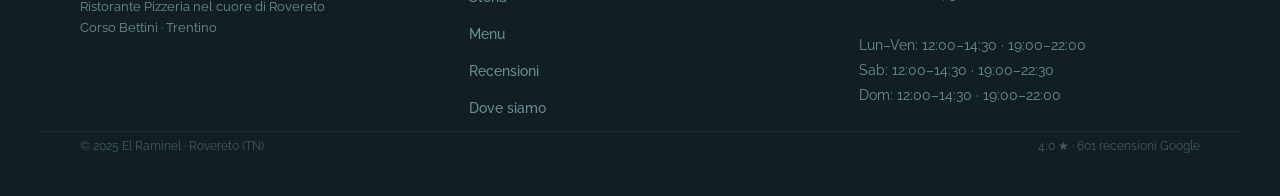
<file: raminel-menu.html>
<!DOCTYPE html>
<html lang="it">
<head>
<meta charset="UTF-8">
<meta name="viewport" content="width=device-width, initial-scale=1.0">
<meta http-equiv="X-UA-Compatible" content="IE=edge">
<title>Menu — El Raminel Rovereto | Pizza, Primi e Cucina Trentina</title>
<meta name="description" content="Il menu del Ristorante Pizzeria El Raminel: oltre 30 pizze su impasto classico, integrale o semi verdi, primi trentini, secondi di carne e pesce, dolci fatti in casa. Rovereto.">
<meta name="robots" content="index,follow">
<link rel="canonical" href="https://www.elraminel.it/raminel-menu.html">

<!-- Open Graph -->
<meta property="og:type"        content="restaurant">
<meta property="og:site_name"   content="El Raminel — Rovereto">
<meta property="og:title"       content="Menu El Raminel — Pizza e Cucina Trentina a Rovereto">
<meta property="og:description" content="Pizza artigianale su tre impasti, cucina di territorio, dolci fatti in casa. Scopri il menu completo.">
<meta property="og:url"         content="https://www.elraminel.it/raminel-menu.html">
<meta property="og:image"       content="https://www.elraminel.it/images/og-cover.jpg">
<meta property="og:locale"      content="it_IT">

<!-- Twitter -->
<meta name="twitter:card"        content="summary_large_image">
<meta name="twitter:title"       content="Menu El Raminel — Pizza e Cucina Trentina a Rovereto">
<meta name="twitter:description" content="Pizza artigianale su tre impasti, cucina di territorio, dolci fatti in casa. Scopri il menu completo.">
<meta name="twitter:image"       content="https://www.elraminel.it/images/og-cover.jpg">

<!-- Geo -->
<meta name="geo.region"   content="IT-TN">
<meta name="geo.placename" content="Rovereto">
<meta name="geo.position" content="45.8915;11.0382">
<meta name="ICBM"         content="45.8915, 11.0382">
<link rel="preconnect" href="https://fonts.googleapis.com">
<link rel="dns-prefetch" href="https://fonts.googleapis.com">
<link href="https://fonts.googleapis.com/css2?family=DM+Serif+Display:ital@0;1&family=Raleway:ital,wght@0,400;0,500;0,600;0,700;0,800;1,400&display=swap" rel="stylesheet">
<link rel="stylesheet" href="raminel-base.css">
<link rel="stylesheet" href="raminel-responsive.css">
<style>
.page-hero {
  display:grid; grid-template-columns:1fr auto; align-items:end; gap:3rem;
  padding:10rem 3rem 4rem;
}
.hero-dough-callout { display:flex; flex-direction:column; align-items:flex-end; gap:.8rem; padding-bottom:.5rem; opacity:0; animation:fadeUp .8s .55s forwards; }
.dc-label { font-family:'Raleway',sans-serif; font-size:.65rem; font-weight:700; letter-spacing:.3em; text-transform:uppercase; color:var(--muted); }
.dough-pills { display:flex; gap:.5rem; flex-wrap:wrap; justify-content:flex-end; }
.dough-pill { font-family:'Raleway',sans-serif; font-size:.72rem; font-weight:700; letter-spacing:.12em; text-transform:uppercase; border:1.5px solid var(--border); color:var(--muted); padding:.45rem 1rem; cursor:pointer; background:transparent; transition:all .2s; }
.dough-pill:hover, .dough-pill.active { background:var(--teal); color:var(--ink); border-color:var(--teal); }
.hero-note { font-size:.78rem; color:var(--muted); font-style:italic; text-align:right; }

.controls-bar { position:sticky; top:0; z-index:90; background:rgba(8,18,21,.97); backdrop-filter:blur(16px); border-bottom:1px solid var(--border); }
.cat-tabs { display:flex; align-items:center; overflow-x:auto; border-bottom:1px solid var(--border); }
.cat-tabs::-webkit-scrollbar { height:0; }
.menu-cat-btn { font-family:'Raleway',sans-serif; font-size:.75rem; font-weight:700; letter-spacing:.18em; text-transform:uppercase; background:transparent; color:var(--muted); border:none; padding:1.1rem 1.6rem; cursor:pointer; white-space:nowrap; border-bottom:2px solid transparent; margin-bottom:-1px; transition:color .2s, border-color .2s; display:flex; align-items:center; gap:.45rem; }
.menu-cat-btn:hover { color:var(--cream); }
.menu-cat-btn.active { color:var(--teal); border-bottom-color:var(--teal); }
.menu-cat-btn .tab-count { font-size:.62rem; background:rgba(104,174,186,.12); color:var(--teal); padding:.1rem .4rem; border-radius:20px; }

.filter-row { display:flex; align-items:center; gap:.7rem; padding:.8rem 3rem; flex-wrap:wrap; border-bottom:1px solid var(--border-s); }
.filter-pill-sm { font-family:'Raleway',sans-serif; font-size:.7rem; font-weight:600; letter-spacing:.1em; text-transform:capitalize; background:transparent; color:var(--muted); border:1px solid var(--border); padding:.3rem .85rem; cursor:pointer; transition:all .18s; }
.filter-pill-sm:hover { border-color:rgba(104,174,186,.4); color:var(--cream); }
.filter-pill-sm.active { background:rgba(104,174,186,.1); color:var(--teal-lt); border-color:rgba(104,174,186,.45); }
.sort-wrap { margin-left:auto; display:flex; align-items:center; gap:.6rem; flex-shrink:0; }
.sort-select { font-family:'Raleway',sans-serif; font-size:.78rem; font-weight:500; background:transparent; color:var(--cream); border:1px solid var(--border); padding:.3rem .9rem; cursor:pointer; outline:none; appearance:none; background-image:url("data:image/svg+xml,%3Csvg xmlns='http://www.w3.org/2000/svg' width='10' height='6'%3E%3Cpath d='M0 0l5 6 5-6z' fill='%2368aeba'/%3E%3C/svg%3E"); background-repeat:no-repeat; background-position:right .6rem center; padding-right:1.8rem; transition:border-color .2s; }
.sort-select option { background:#0c1517; color:var(--cream); }
.result-count { font-size:.75rem; color:var(--muted); flex-shrink:0; }

.menu-area { position:relative; z-index:1; padding:3rem 3rem 6rem; max-width:1400px; margin:0 auto; }
.menu-cards-grid { display:grid; grid-template-columns:repeat(auto-fill,minmax(300px,1fr)); gap:1px; background:var(--border); border:1px solid var(--border); }

.pizza-card { background:var(--panel); padding:0; position:relative; overflow:hidden; display:flex; flex-direction:column; cursor:default; transition:background .25s; }
.pizza-card::before { content:''; position:absolute; left:0; top:0; bottom:0; width:3px; opacity:0; transition:opacity .25s; }
.pizza-card:hover { background:var(--panel-lt); }
.pizza-card:hover::before { opacity:1; }
.pizza-card[data-cat="pizza"]::before { background:var(--teal); }
.pizza-card[data-cat="antipasti"]::before { background:var(--rose); }
.pizza-card[data-cat="primi"]::before { background:var(--amber); }
.pizza-card[data-cat="secondi"]::before { background:#7aaa88; }
.pizza-card[data-cat="dolci"]::before { background:var(--rose-lt); }
.pizza-card.hidden { display:none; }

.card-inner { padding:1.8rem 1.8rem 1.2rem 2rem; flex:1; display:flex; flex-direction:column; }
.card-top { display:flex; justify-content:space-between; align-items:flex-start; margin-bottom:.7rem; }
.card-badges { display:flex; flex-wrap:wrap; gap:.35rem; }
.badge { font-family:'Raleway',sans-serif; font-size:.6rem; font-weight:700; letter-spacing:.14em; text-transform:uppercase; padding:.18rem .5rem; border:1px solid; }
.badge-pizza { color:var(--teal); border-color:rgba(104,174,186,.3); background:rgba(104,174,186,.07); }
.badge-antipasti { color:var(--rose-lt); border-color:rgba(143,105,99,.3); background:rgba(143,105,99,.07); }
.badge-primi { color:var(--amber); border-color:rgba(237,187,100,.3); background:rgba(237,187,100,.07); }
.badge-secondi { color:#8fcca0; border-color:rgba(122,170,136,.3); background:rgba(122,170,136,.06); }
.badge-dolci { color:var(--rose-lt); border-color:rgba(184,148,144,.3); background:rgba(184,148,144,.06); }
.badge-sig { color:var(--amber-lt); border-color:rgba(245,212,148,.25); background:rgba(245,212,148,.06); }
.badge-veg { color:#8fcca0; border-color:rgba(122,170,136,.3); background:rgba(122,170,136,.06); }
.badge-trt { color:var(--teal-lt); border-color:rgba(146,202,212,.25); background:rgba(146,202,212,.05); }
.card-name { font-family:'DM Serif Display',serif; font-size:1.15rem; font-weight:400; color:var(--cream); line-height:1.15; }
.card-desc { margin-top:.5rem; font-size:.85rem; font-style:italic; color:var(--muted); line-height:1.6; flex:1; }
.card-doughs { margin-top:.9rem; display:flex; align-items:center; gap:.4rem; flex-wrap:wrap; }
.dough-label-sm { font-family:'Raleway',sans-serif; font-size:.58rem; font-weight:700; letter-spacing:.16em; text-transform:uppercase; color:var(--muted); margin-right:.1rem; }
.dough-tag { font-family:'Raleway',sans-serif; font-size:.58rem; font-weight:700; letter-spacing:.12em; text-transform:uppercase; color:var(--muted); border:1px solid rgba(104,174,186,.18); padding:.15rem .4rem; transition:all .2s; }
.dough-tag.avail { color:var(--teal); border-color:rgba(104,174,186,.3); }
.dough-tag.lit { background:var(--teal); color:var(--ink); border-color:var(--teal); }
.card-footer { border-top:1px solid var(--border-s); margin-top:1.2rem; padding-top:.9rem; display:flex; gap:0; }
.size-col { display:flex; flex-direction:column; align-items:center; flex:1; padding:.35rem; border-right:1px solid var(--border-s); transition:background .2s; }
.size-col:last-child { border-right:none; }
.size-col:hover { background:rgba(104,174,186,.04); }
.size-name { font-family:'Raleway',sans-serif; font-size:.58rem; font-weight:700; letter-spacing:.18em; text-transform:uppercase; color:var(--muted); margin-bottom:.25rem; }
.size-price { font-family:'DM Serif Display',serif; font-size:.98rem; color:var(--cream); }
.size-price.hi { color:var(--amber); font-size:1.05rem; }
.size-cm { font-size:.54rem; color:var(--muted); opacity:.55; margin-top:.08rem; }
.card-price-single { border-top:1px solid var(--border-s); margin-top:1.2rem; padding-top:.85rem; }
.price-main { font-family:'DM Serif Display',serif; font-size:1.05rem; color:var(--amber); }

.empty-state { grid-column:1/-1; padding:5rem 2rem; text-align:center; display:none; }
.empty-state.on { display:block; }
.empty-icon { font-size:2.5rem; margin-bottom:.7rem; opacity:.25; display:block; }
.empty-title { font-family:'DM Serif Display',serif; font-size:1.3rem; color:var(--cream); margin-bottom:.35rem; }
.empty-sub { font-size:.88rem; color:var(--muted); font-style:italic; }
.empty-reset { margin-top:1.2rem; font-family:'Raleway',sans-serif; font-size:.75rem; font-weight:700; letter-spacing:.18em; text-transform:uppercase; color:var(--teal); background:none; border:1px solid var(--border); padding:.55rem 1.4rem; cursor:pointer; transition:border-color .2s; }
.empty-reset:hover { border-color:var(--teal); }

.dough-legend { position:relative; z-index:1; background:var(--deep); border-top:1px solid var(--border); padding:3rem; display:grid; grid-template-columns:repeat(3,1fr); gap:2rem; }
.legend-item {}
.legend-name { font-family:'DM Serif Display',serif; font-size:1rem; color:var(--cream); margin-bottom:.25rem; }
.legend-desc { font-size:.83rem; color:var(--muted); line-height:1.5; }

@keyframes cardIn { to{opacity:1;transform:translateY(0)} }
.pizza-card { opacity:0; transform:translateY(10px); transition:opacity .4s ease, transform .4s ease, background .25s; }
.pizza-card.appeared { opacity:1; transform:translateY(0); }
</style>
</head>
<body>

<nav id="nav">
  <div class="nav-links">
    <a href="index.html#about">Storia</a>
  </div>
  <a href="index.html" class="nav-logo">El <em>Raminel</em></a>
  <div class="nav-links nav-links-right">
    <a href="raminel-dove-siamo.html">Dove siamo</a>
    <a href="raminel-asporto.html">Asporto</a>
    <a href="raminel-dove-siamo.html" class="nav-cta">Prenota</a>
  </div>
  <button class="nav-hamburger" id="navHamburger" aria-label="Apri menu" aria-expanded="false">
    <span></span><span></span><span></span>
  </button>
  <div class="nav-mobile-menu" id="mobileMenu">
    <a href="index.html#about">Storia</a>
    <a href="raminel-dove-siamo.html">Dove siamo</a>
    <a href="raminel-asporto.html">Asporto</a>
    <a href="raminel-dove-siamo.html" class="nav-mobile-cta">Prenota un tavolo</a>
  </div>
</nav>


<section class="page-hero">
  <div>
    <span class="eyebrow">Rovereto · Corso Bettini</span>
    <h1 class="page-title">Il nostro<em>menu.</em></h1>
    <p class="page-sub">Pizza artigianale, cucina trentina, pasta fatta in casa. Ingredienti del territorio — ogni giorno.</p>
  </div>
  <div class="hero-dough-callout">
    <span class="dc-label">Filtra per impasto pizza</span>
    <div class="dough-pills">
      <button class="dough-pill active" data-dough="all">Tutti</button>
      <button class="dough-pill" data-dough="classica">Classico</button>
      <button class="dough-pill" data-dough="integrale">Integrale</button>
      <button class="dough-pill" data-dough="semi">Ai semi</button>
    </div>
    <p class="hero-note">Gli impasti sono disponibili su richiesta.</p>
  </div>
</section>

<div class="controls-bar" id="controls">
  <div class="cat-tabs" role="tablist">
    <button class="menu-cat-btn active" onclick="setCategory('all',this)">Tutto <span class="tab-count" id="tc-all">36</span></button>
    <button class="menu-cat-btn" onclick="setCategory('pizza',this)">🍕 Pizza <span class="tab-count" id="tc-pizza">14</span></button>
    <button class="menu-cat-btn" onclick="setCategory('antipasti',this)">🫒 Antipasti <span class="tab-count" id="tc-antipasti">6</span></button>
    <button class="menu-cat-btn" onclick="setCategory('primi',this)">🍝 Primi <span class="tab-count" id="tc-primi">7</span></button>
    <button class="menu-cat-btn" onclick="setCategory('secondi',this)">🥩 Secondi <span class="tab-count" id="tc-secondi">6</span></button>
    <button class="menu-cat-btn" onclick="setCategory('dolci',this)">🍮 Dolci <span class="tab-count" id="tc-dolci">5</span></button>
  </div>
  <div class="filter-row">
    <button class="filter-pill-sm active" onclick="setSpecial('all',this)">Tutti</button>
    <button class="filter-pill-sm" onclick="setSpecial('sig',this)">⭐ Signature</button>
    <button class="filter-pill-sm" onclick="setSpecial('veg',this)">🌿 Vegetariano</button>
    <button class="filter-pill-sm" onclick="setSpecial('trt',this)">🏔 Trentino</button>
    <div class="sort-wrap">
      <select class="sort-select" id="sort-select" onchange="applySort()">
        <option value="default">Ordine del menu</option>
        <option value="price-asc">Prezzo: crescente</option>
        <option value="price-desc">Prezzo: decrescente</option>
        <option value="name-asc">Nome: A → Z</option>
      </select>
      <span class="result-count" id="result-count">36 piatti</span>
    </div>
  </div>
</div>

<div class="menu-area">
<div class="menu-cards-grid" id="menuGrid">
<div class="empty-state" id="emptyState"><span class="empty-icon">🍴</span><div class="empty-title">Nessun piatto trovato</div><div class="empty-sub">Prova un altro filtro.</div><button class="empty-reset" onclick="resetAll()">Azzera filtri</button></div>

<!-- PIZZA -->
<div class="pizza-card" data-cat="pizza" data-dough="classica integrale semi" data-special="veg" data-price="7.00" data-name="margherita" style="animation-delay:.04s">
  <div class="card-inner"><div class="card-top"><div class="card-badges"><span class="badge badge-pizza">Pizza</span><span class="badge badge-veg">🌿 Veg</span></div></div><div class="card-name">Margherita</div><div class="card-desc">Pomodoro, fior di latte, basilico fresco, olio EVO. La classica senza compromessi.</div><div class="card-doughs"><span class="dough-label-sm">Impasto:</span><span class="dough-tag avail" data-d="classica">Classico</span><span class="dough-tag avail" data-d="integrale">Integrale</span><span class="dough-tag avail" data-d="semi">Ai semi</span></div></div>
  <div class="card-footer"><div class="size-col"><div class="size-name">Mini</div><div class="size-price">€ 5,00</div><div class="size-cm">22 cm</div></div><div class="size-col"><div class="size-name">Normale</div><div class="size-price hi">€ 7,00</div><div class="size-cm">30 cm</div></div><div class="size-col"><div class="size-name">Maxi</div><div class="size-price">€ 9,50</div><div class="size-cm">40 cm</div></div></div>
</div>
<div class="pizza-card" data-cat="pizza" data-dough="classica integrale semi" data-special="sig" data-price="10.00" data-name="re sole" style="animation-delay:.07s">
  <div class="card-inner"><div class="card-top"><div class="card-badges"><span class="badge badge-pizza">Pizza</span><span class="badge badge-sig">⭐ Signature</span></div></div><div class="card-name">Re Sole</div><div class="card-desc">La pizza signature del Raminel — ingredienti selezionati su base di pomodoro aromatico. Impasto croccante e leggero.</div><div class="card-doughs"><span class="dough-label-sm">Impasto:</span><span class="dough-tag avail" data-d="classica">Classico</span><span class="dough-tag avail" data-d="integrale">Integrale</span><span class="dough-tag avail" data-d="semi">Ai semi</span></div></div>
  <div class="card-footer"><div class="size-col"><div class="size-name">Mini</div><div class="size-price">€ 7,00</div><div class="size-cm">22 cm</div></div><div class="size-col"><div class="size-name">Normale</div><div class="size-price hi">€ 10,00</div><div class="size-cm">30 cm</div></div><div class="size-col"><div class="size-name">Maxi</div><div class="size-price">€ 14,00</div><div class="size-cm">40 cm</div></div></div>
</div>
<div class="pizza-card" data-cat="pizza" data-dough="classica integrale semi" data-special="sig" data-price="11.00" data-name="burrata e crudo" style="animation-delay:.10s">
  <div class="card-inner"><div class="card-top"><div class="card-badges"><span class="badge badge-pizza">Pizza</span><span class="badge badge-sig">⭐ Signature</span></div></div><div class="card-name">Burrata e Crudo</div><div class="card-desc">Burrata fresca, prosciutto crudo stagionato, pomodorini datterini, rucola selvaggia, olio EVO. Irresistibile.</div><div class="card-doughs"><span class="dough-label-sm">Impasto:</span><span class="dough-tag avail" data-d="classica">Classico</span><span class="dough-tag avail" data-d="integrale">Integrale</span><span class="dough-tag avail" data-d="semi">Ai semi</span></div></div>
  <div class="card-footer"><div class="size-col"><div class="size-name">Mini</div><div class="size-price">€ 8,00</div><div class="size-cm">22 cm</div></div><div class="size-col"><div class="size-name">Normale</div><div class="size-price hi">€ 11,00</div><div class="size-cm">30 cm</div></div><div class="size-col"><div class="size-name">Maxi</div><div class="size-price">€ 15,00</div><div class="size-cm">40 cm</div></div></div>
</div>
<div class="pizza-card" data-cat="pizza" data-dough="classica integrale" data-special="" data-price="9.00" data-name="pancetta e patate" style="animation-delay:.13s">
  <div class="card-inner"><div class="card-top"><div class="card-badges"><span class="badge badge-pizza">Pizza</span></div></div><div class="card-name">Pancetta e Patate</div><div class="card-desc">Pancetta croccante, patate a fettine, rosmarino, fior di latte. Il comfort del Trentino in una pizza.</div><div class="card-doughs"><span class="dough-label-sm">Impasto:</span><span class="dough-tag avail" data-d="classica">Classico</span><span class="dough-tag avail" data-d="integrale">Integrale</span></div></div>
  <div class="card-footer"><div class="size-col"><div class="size-name">Mini</div><div class="size-price">€ 6,00</div><div class="size-cm">22 cm</div></div><div class="size-col"><div class="size-name">Normale</div><div class="size-price hi">€ 9,00</div><div class="size-cm">30 cm</div></div><div class="size-col"><div class="size-name">Maxi</div><div class="size-price">€ 12,50</div><div class="size-cm">40 cm</div></div></div>
</div>
<div class="pizza-card" data-cat="pizza" data-dough="classica integrale semi" data-special="trt" data-price="10.00" data-name="speck gorgonzola" style="animation-delay:.16s">
  <div class="card-inner"><div class="card-top"><div class="card-badges"><span class="badge badge-pizza">Pizza</span><span class="badge badge-trt">🏔 Trentino</span></div></div><div class="card-name">Speck &amp; Gorgonzola</div><div class="card-desc">Speck Alto Adige DOP, gorgonzola dolce, noci di montagna, miele. Il Trentino in ogni morso.</div><div class="card-doughs"><span class="dough-label-sm">Impasto:</span><span class="dough-tag avail" data-d="classica">Classico</span><span class="dough-tag avail" data-d="integrale">Integrale</span><span class="dough-tag avail" data-d="semi">Ai semi</span></div></div>
  <div class="card-footer"><div class="size-col"><div class="size-name">Mini</div><div class="size-price">€ 7,00</div><div class="size-cm">22 cm</div></div><div class="size-col"><div class="size-name">Normale</div><div class="size-price hi">€ 10,00</div><div class="size-cm">30 cm</div></div><div class="size-col"><div class="size-name">Maxi</div><div class="size-price">€ 14,00</div><div class="size-cm">40 cm</div></div></div>
</div>
<div class="pizza-card" data-cat="pizza" data-dough="classica integrale semi" data-special="veg" data-price="9.00" data-name="quattro formaggi" style="animation-delay:.19s">
  <div class="card-inner"><div class="card-top"><div class="card-badges"><span class="badge badge-pizza">Pizza</span><span class="badge badge-veg">🌿 Veg</span><span class="badge badge-sig">⭐ Signature</span></div></div><div class="card-name">Quattro Formaggi</div><div class="card-desc">Fior di latte, gorgonzola, asiago trentino stagionato, grana padano. "Greatest 4 Formaggi ever."</div><div class="card-doughs"><span class="dough-label-sm">Impasto:</span><span class="dough-tag avail" data-d="classica">Classico</span><span class="dough-tag avail" data-d="integrale">Integrale</span><span class="dough-tag avail" data-d="semi">Ai semi</span></div></div>
  <div class="card-footer"><div class="size-col"><div class="size-name">Mini</div><div class="size-price">€ 6,50</div><div class="size-cm">22 cm</div></div><div class="size-col"><div class="size-name">Normale</div><div class="size-price hi">€ 9,00</div><div class="size-cm">30 cm</div></div><div class="size-col"><div class="size-name">Maxi</div><div class="size-price">€ 12,50</div><div class="size-cm">40 cm</div></div></div>
</div>
<div class="pizza-card" data-cat="pizza" data-dough="classica integrale semi" data-special="" data-price="8.00" data-name="diavola" style="animation-delay:.22s">
  <div class="card-inner"><div class="card-top"><div class="card-badges"><span class="badge badge-pizza">Pizza</span></div></div><div class="card-name">Diavola</div><div class="card-desc">Salame piccante, mozzarella, pomodoro, peperoncino. Carattere deciso, impatto immediato.</div><div class="card-doughs"><span class="dough-label-sm">Impasto:</span><span class="dough-tag avail" data-d="classica">Classico</span><span class="dough-tag avail" data-d="integrale">Integrale</span></div></div>
  <div class="card-footer"><div class="size-col"><div class="size-name">Mini</div><div class="size-price">€ 5,50</div><div class="size-cm">22 cm</div></div><div class="size-col"><div class="size-name">Normale</div><div class="size-price hi">€ 8,00</div><div class="size-cm">30 cm</div></div><div class="size-col"><div class="size-name">Maxi</div><div class="size-price">€ 11,00</div><div class="size-cm">40 cm</div></div></div>
</div>
<div class="pizza-card" data-cat="pizza" data-dough="classica integrale semi" data-special="" data-price="8.50" data-name="capricciosa" style="animation-delay:.25s">
  <div class="card-inner"><div class="card-top"><div class="card-badges"><span class="badge badge-pizza">Pizza</span></div></div><div class="card-name">Capricciosa</div><div class="card-desc">Prosciutto cotto, funghi, carciofi, olive, mozzarella. La regina della tradizione italiana.</div><div class="card-doughs"><span class="dough-label-sm">Impasto:</span><span class="dough-tag avail" data-d="classica">Classico</span><span class="dough-tag avail" data-d="integrale">Integrale</span><span class="dough-tag avail" data-d="semi">Ai semi</span></div></div>
  <div class="card-footer"><div class="size-col"><div class="size-name">Mini</div><div class="size-price">€ 6,00</div><div class="size-cm">22 cm</div></div><div class="size-col"><div class="size-name">Normale</div><div class="size-price hi">€ 8,50</div><div class="size-cm">30 cm</div></div><div class="size-col"><div class="size-name">Maxi</div><div class="size-price">€ 12,00</div><div class="size-cm">40 cm</div></div></div>
</div>
<div class="pizza-card" data-cat="pizza" data-dough="classica integrale semi" data-special="veg trt" data-price="9.50" data-name="erba grano" style="animation-delay:.28s">
  <div class="card-inner"><div class="card-top"><div class="card-badges"><span class="badge badge-pizza">Pizza</span><span class="badge badge-veg">🌿 Veg</span><span class="badge badge-trt">🏔 Trentino</span></div></div><div class="card-name">Erba di Grano</div><div class="card-desc">Impasto verde all'erba di grano, mozzarella, pomodorini, rucola, olio EVO. Leggera e profumata.</div><div class="card-doughs"><span class="dough-label-sm">Impasto:</span><span class="dough-tag lit" data-d="semi">Ai semi ✦</span></div></div>
  <div class="card-footer"><div class="size-col"><div class="size-name">Mini</div><div class="size-price">€ 6,50</div><div class="size-cm">22 cm</div></div><div class="size-col"><div class="size-name">Normale</div><div class="size-price hi">€ 9,50</div><div class="size-cm">30 cm</div></div><div class="size-col"><div class="size-name">Maxi</div><div class="size-price">€ 13,00</div><div class="size-cm">40 cm</div></div></div>
</div>
<div class="pizza-card" data-cat="pizza" data-dough="classica integrale" data-special="" data-price="8.00" data-name="napoletana" style="animation-delay:.31s">
  <div class="card-inner"><div class="card-top"><div class="card-badges"><span class="badge badge-pizza">Pizza</span></div></div><div class="card-name">Napoletana</div><div class="card-desc">Pomodoro, mozzarella, acciughe del Cantabrico, capperi di Pantelleria, origano. Un omaggio a Napoli.</div><div class="card-doughs"><span class="dough-label-sm">Impasto:</span><span class="dough-tag avail" data-d="classica">Classico</span><span class="dough-tag avail" data-d="integrale">Integrale</span></div></div>
  <div class="card-footer"><div class="size-col"><div class="size-name">Mini</div><div class="size-price">€ 5,50</div><div class="size-cm">22 cm</div></div><div class="size-col"><div class="size-name">Normale</div><div class="size-price hi">€ 8,00</div><div class="size-cm">30 cm</div></div><div class="size-col"><div class="size-name">Maxi</div><div class="size-price">€ 11,00</div><div class="size-cm">40 cm</div></div></div>
</div>
<div class="pizza-card" data-cat="pizza" data-dough="classica integrale semi" data-special="trt" data-price="9.00" data-name="raminel" style="animation-delay:.34s">
  <div class="card-inner"><div class="card-top"><div class="card-badges"><span class="badge badge-pizza">Pizza</span><span class="badge badge-trt">🏔 Trentino</span><span class="badge badge-sig">⭐ Signature</span></div></div><div class="card-name">El Raminel</div><div class="card-desc">La pizza del ristorante: carne salada trentina, rucola, pomodorini, scaglie di grana. Unica come il locale.</div><div class="card-doughs"><span class="dough-label-sm">Impasto:</span><span class="dough-tag avail" data-d="classica">Classico</span><span class="dough-tag avail" data-d="integrale">Integrale</span><span class="dough-tag avail" data-d="semi">Ai semi</span></div></div>
  <div class="card-footer"><div class="size-col"><div class="size-name">Mini</div><div class="size-price">€ 6,50</div><div class="size-cm">22 cm</div></div><div class="size-col"><div class="size-name">Normale</div><div class="size-price hi">€ 9,00</div><div class="size-cm">30 cm</div></div><div class="size-col"><div class="size-name">Maxi</div><div class="size-price">€ 12,50</div><div class="size-cm">40 cm</div></div></div>
</div>
<div class="pizza-card" data-cat="pizza" data-dough="classica integrale semi" data-special="veg" data-price="8.50" data-name="verdure grigliate" style="animation-delay:.37s">
  <div class="card-inner"><div class="card-top"><div class="card-badges"><span class="badge badge-pizza">Pizza</span><span class="badge badge-veg">🌿 Veg</span></div></div><div class="card-name">Verdure Grigliate</div><div class="card-desc">Verdure di stagione grigliate, mozzarella, origano, olio aromatico. Cambia con le stagioni.</div><div class="card-doughs"><span class="dough-label-sm">Impasto:</span><span class="dough-tag avail" data-d="classica">Classico</span><span class="dough-tag avail" data-d="integrale">Integrale</span><span class="dough-tag avail" data-d="semi">Ai semi</span></div></div>
  <div class="card-footer"><div class="size-col"><div class="size-name">Mini</div><div class="size-price">€ 6,00</div><div class="size-cm">22 cm</div></div><div class="size-col"><div class="size-name">Normale</div><div class="size-price hi">€ 8,50</div><div class="size-cm">30 cm</div></div><div class="size-col"><div class="size-name">Maxi</div><div class="size-price">€ 11,50</div><div class="size-cm">40 cm</div></div></div>
</div>
<div class="pizza-card" data-cat="pizza" data-dough="classica integrale" data-special="" data-price="9.00" data-name="prosciutto crudo rucola" style="animation-delay:.40s">
  <div class="card-inner"><div class="card-top"><div class="card-badges"><span class="badge badge-pizza">Pizza</span></div></div><div class="card-name">Prosciutto Crudo &amp; Rucola</div><div class="card-desc">Prosciutto crudo DOP, rucola, pomodoro, mozzarella. Un classico di rara eleganza.</div><div class="card-doughs"><span class="dough-label-sm">Impasto:</span><span class="dough-tag avail" data-d="classica">Classico</span><span class="dough-tag avail" data-d="integrale">Integrale</span></div></div>
  <div class="card-footer"><div class="size-col"><div class="size-name">Mini</div><div class="size-price">€ 6,50</div><div class="size-cm">22 cm</div></div><div class="size-col"><div class="size-name">Normale</div><div class="size-price hi">€ 9,00</div><div class="size-cm">30 cm</div></div><div class="size-col"><div class="size-name">Maxi</div><div class="size-price">€ 12,50</div><div class="size-cm">40 cm</div></div></div>
</div>
<div class="pizza-card" data-cat="pizza" data-dough="classica integrale semi" data-special="trt" data-price="10.00" data-name="bresaola funghi" style="animation-delay:.43s">
  <div class="card-inner"><div class="card-top"><div class="card-badges"><span class="badge badge-pizza">Pizza</span><span class="badge badge-trt">🏔 Trentino</span></div></div><div class="card-name">Bresaola &amp; Funghi Porcini</div><div class="card-desc">Bresaola della Valtellina, funghi porcini trifolati, mozzarella, timo fresco.</div><div class="card-doughs"><span class="dough-label-sm">Impasto:</span><span class="dough-tag avail" data-d="classica">Classico</span><span class="dough-tag avail" data-d="integrale">Integrale</span><span class="dough-tag avail" data-d="semi">Ai semi</span></div></div>
  <div class="card-footer"><div class="size-col"><div class="size-name">Mini</div><div class="size-price">€ 7,00</div><div class="size-cm">22 cm</div></div><div class="size-col"><div class="size-name">Normale</div><div class="size-price hi">€ 10,00</div><div class="size-cm">30 cm</div></div><div class="size-col"><div class="size-name">Maxi</div><div class="size-price">€ 14,00</div><div class="size-cm">40 cm</div></div></div>
</div>

<!-- ANTIPASTI -->
<div class="pizza-card" data-cat="antipasti" data-dough="" data-special="trt sig" data-price="10.00" data-name="carne salada" style="animation-delay:.04s">
  <div class="card-inner"><div class="card-top"><div class="card-badges"><span class="badge badge-antipasti">Antipasto</span><span class="badge badge-trt">🏔 Trentino</span><span class="badge badge-sig">⭐ Signature</span></div></div><div class="card-name">Carne Salada Trentina</div><div class="card-desc">Carne salada affettata finemente, fagioli bianchi di Lamon, olio EVO, rucola fresca. Il sapore delle Alpi.</div></div>
  <div class="card-footer"><div class="size-col" style="flex:none;padding:.7rem 1.2rem;align-items:flex-start;"><div class="size-name">Porzione</div><div class="size-price hi">€ 10,00</div></div></div>
</div>
<div class="pizza-card" data-cat="antipasti" data-dough="" data-special="" data-price="12.00" data-name="carpaccio manzo" style="animation-delay:.07s">
  <div class="card-inner"><div class="card-top"><div class="card-badges"><span class="badge badge-antipasti">Antipasto</span></div></div><div class="card-name">Carpaccio di Manzo</div><div class="card-desc">Carpaccio con scaglie di grana padano, rucola selvatica e limone. Fresco, delicato, elegante.</div></div>
  <div class="card-footer"><div class="size-col" style="flex:none;padding:.7rem 1.2rem;align-items:flex-start;"><div class="size-name">Porzione</div><div class="size-price hi">€ 12,00</div></div></div>
</div>
<div class="pizza-card" data-cat="antipasti" data-dough="" data-special="veg" data-price="9.00" data-name="verdure grigliate antipasto" style="animation-delay:.10s">
  <div class="card-inner"><div class="card-top"><div class="card-badges"><span class="badge badge-antipasti">Antipasto</span><span class="badge badge-veg">🌿 Veg</span></div></div><div class="card-name">Verdure Grigliate</div><div class="card-desc">Selezione stagionale con olio aromatico alle erbe del Trentino. Cambia ogni giorno.</div></div>
  <div class="card-footer"><div class="size-col" style="flex:none;padding:.7rem 1.2rem;align-items:flex-start;"><div class="size-name">Porzione</div><div class="size-price hi">€ 9,00</div></div></div>
</div>
<div class="pizza-card" data-cat="antipasti" data-dough="" data-special="sig" data-price="11.00" data-name="pepata cozze" style="animation-delay:.13s">
  <div class="card-inner"><div class="card-top"><div class="card-badges"><span class="badge badge-antipasti">Antipasto</span><span class="badge badge-sig">⭐ Signature</span></div></div><div class="card-name">Pepata di Cozze</div><div class="card-desc">Cozze fresche in brodetto di pomodoro e pepe nero abbondante. Genuina, piena di sapore.</div></div>
  <div class="card-footer"><div class="size-col" style="flex:none;padding:.7rem 1.2rem;align-items:flex-start;"><div class="size-name">Porzione</div><div class="size-price hi">€ 11,00</div></div></div>
</div>
<div class="pizza-card" data-cat="antipasti" data-dough="" data-special="veg" data-price="8.00" data-name="insalatona" style="animation-delay:.16s">
  <div class="card-inner"><div class="card-top"><div class="card-badges"><span class="badge badge-antipasti">Antipasto</span><span class="badge badge-veg">🌿 Veg</span></div></div><div class="card-name">Insalatona El Raminel</div><div class="card-desc">Insalata mista abbondante con ingredienti freschi di stagione. Buona e abbondante — come diciamo sempre.</div></div>
  <div class="card-footer"><div class="size-col" style="flex:none;padding:.7rem 1.2rem;align-items:flex-start;"><div class="size-name">Porzione</div><div class="size-price hi">€ 8,00</div></div></div>
</div>
<div class="pizza-card" data-cat="antipasti" data-dough="" data-special="veg trt" data-price="9.00" data-name="tomino caldo" style="animation-delay:.19s">
  <div class="card-inner"><div class="card-top"><div class="card-badges"><span class="badge badge-antipasti">Antipasto</span><span class="badge badge-veg">🌿 Veg</span><span class="badge badge-trt">🏔 Trentino</span></div></div><div class="card-name">Tomino Caldo</div><div class="card-desc">Tomino trentino gratinato con miele di montagna, noci tostate e pane tostato.</div></div>
  <div class="card-footer"><div class="size-col" style="flex:none;padding:.7rem 1.2rem;align-items:flex-start;"><div class="size-name">Porzione</div><div class="size-price hi">€ 9,00</div></div></div>
</div>

<!-- PRIMI -->
<div class="pizza-card" data-cat="primi" data-dough="" data-special="sig" data-price="15.00" data-name="spaghetti scoglio" style="animation-delay:.04s">
  <div class="card-inner"><div class="card-top"><div class="card-badges"><span class="badge badge-primi">Primo</span><span class="badge badge-sig">⭐ Signature</span></div></div><div class="card-name">Spaghetti allo Scoglio</div><div class="card-desc">Pasta fresca con frutti di mare, pomodorini, aglio e prezzemolo. "Quando voglio gli spaghetti allo scoglio — non ho dubbi, qui sono una garanzia."</div></div>
  <div class="card-footer"><div class="size-col" style="flex:none;padding:.7rem 1.2rem;align-items:flex-start;"><div class="size-name">Porzione</div><div class="size-price hi">€ 15,00</div></div></div>
</div>
<div class="pizza-card" data-cat="primi" data-dough="" data-special="trt sig" data-price="14.00" data-name="tagliatelle cinghiale" style="animation-delay:.07s">
  <div class="card-inner"><div class="card-top"><div class="card-badges"><span class="badge badge-primi">Primo</span><span class="badge badge-trt">🏔 Trentino</span><span class="badge badge-sig">⭐ Signature</span></div></div><div class="card-name">Tagliatelle al Ragù di Cinghiale</div><div class="card-desc">Pasta fatta in casa al ragù di cinghiale trentino — lenta cottura, sapore intenso e profondo.</div></div>
  <div class="card-footer"><div class="size-col" style="flex:none;padding:.7rem 1.2rem;align-items:flex-start;"><div class="size-name">Porzione</div><div class="size-price hi">€ 14,00</div></div></div>
</div>
<div class="pizza-card" data-cat="primi" data-dough="" data-special="trt" data-price="12.00" data-name="canederli" style="animation-delay:.10s">
  <div class="card-inner"><div class="card-top"><div class="card-badges"><span class="badge badge-primi">Primo</span><span class="badge badge-trt">🏔 Trentino</span></div></div><div class="card-name">Canederli</div><div class="card-desc">Canederli allo speck in brodo trentino, oppure asciutti con burro e salvia. La tradizione in tavola.</div></div>
  <div class="card-footer"><div class="size-col" style="flex:none;padding:.7rem 1.2rem;align-items:flex-start;"><div class="size-name">Porzione</div><div class="size-price hi">€ 12,00</div></div></div>
</div>
<div class="pizza-card" data-cat="primi" data-dough="" data-special="veg trt" data-price="13.00" data-name="risotto funghi" style="animation-delay:.13s">
  <div class="card-inner"><div class="card-top"><div class="card-badges"><span class="badge badge-primi">Primo</span><span class="badge badge-veg">🌿 Veg</span><span class="badge badge-trt">🏔 Trentino</span></div></div><div class="card-name">Risotto ai Funghi Porcini</div><div class="card-desc">Risotto cremoso con funghi porcini e riduzione di vino bianco trentino. Eccellente.</div></div>
  <div class="card-footer"><div class="size-col" style="flex:none;padding:.7rem 1.2rem;align-items:flex-start;"><div class="size-name">Porzione</div><div class="size-price hi">€ 13,00</div></div></div>
</div>
<div class="pizza-card" data-cat="primi" data-dough="" data-special="trt sig" data-price="14.00" data-name="risotto mirtilli burrata" style="animation-delay:.16s">
  <div class="card-inner"><div class="card-top"><div class="card-badges"><span class="badge badge-primi">Primo</span><span class="badge badge-trt">🏔 Trentino</span><span class="badge badge-sig">⭐ Signature</span></div></div><div class="card-name">Risotto Mirtilli &amp; Burrata</div><div class="card-desc">Risotto ai mirtilli neri del Trentino con burrata pugliese. Abbinamento sorprendente, molto apprezzato.</div></div>
  <div class="card-footer"><div class="size-col" style="flex:none;padding:.7rem 1.2rem;align-items:flex-start;"><div class="size-name">Porzione</div><div class="size-price hi">€ 14,00</div></div></div>
</div>
<div class="pizza-card" data-cat="primi" data-dough="" data-special="trt" data-price="12.00" data-name="spatzle" style="animation-delay:.19s">
  <div class="card-inner"><div class="card-top"><div class="card-badges"><span class="badge badge-primi">Primo</span><span class="badge badge-trt">🏔 Trentino</span></div></div><div class="card-name">Spätzle Trentini</div><div class="card-desc">Spätzle con burro, speck affumicato e salvia. Delicati, avvolgenti — un classico delle Alpi.</div></div>
  <div class="card-footer"><div class="size-col" style="flex:none;padding:.7rem 1.2rem;align-items:flex-start;"><div class="size-name">Porzione</div><div class="size-price hi">€ 12,00</div></div></div>
</div>
<div class="pizza-card" data-cat="primi" data-dough="" data-special="trt" data-price="13.00" data-name="tagliatelle cervo" style="animation-delay:.22s">
  <div class="card-inner"><div class="card-top"><div class="card-badges"><span class="badge badge-primi">Primo</span><span class="badge badge-trt">🏔 Trentino</span></div></div><div class="card-name">Tagliatelle al Cervo</div><div class="card-desc">Pasta fatta in casa con ragù di cervo, riduzione di vino rosso e bacche di ginepro.</div></div>
  <div class="card-footer"><div class="size-col" style="flex:none;padding:.7rem 1.2rem;align-items:flex-start;"><div class="size-name">Porzione</div><div class="size-price hi">€ 13,00</div></div></div>
</div>

<!-- SECONDI -->
<div class="pizza-card" data-cat="secondi" data-dough="" data-special="trt sig" data-price="16.00" data-name="coniglio umido" style="animation-delay:.04s">
  <div class="card-inner"><div class="card-top"><div class="card-badges"><span class="badge badge-secondi">Secondo</span><span class="badge badge-trt">🏔 Trentino</span><span class="badge badge-sig">⭐ Signature</span></div></div><div class="card-name">Coniglio in Umido</div><div class="card-desc">Coniglio trentino in umido con erbe aromatiche, vino bianco e polenta. "Non scorderò mai il coniglio in umido."</div></div>
  <div class="card-footer"><div class="size-col" style="flex:none;padding:.7rem 1.2rem;align-items:flex-start;"><div class="size-name">Porzione</div><div class="size-price hi">€ 16,00</div></div></div>
</div>
<div class="pizza-card" data-cat="secondi" data-dough="" data-special="" data-price="18.00" data-name="tagliata manzo" style="animation-delay:.07s">
  <div class="card-inner"><div class="card-top"><div class="card-badges"><span class="badge badge-secondi">Secondo</span></div></div><div class="card-name">Tagliata di Manzo</div><div class="card-desc">Tagliata con rucola fresca, scaglie di grana padano e olio EVO. Cotta al punto giusto.</div></div>
  <div class="card-footer"><div class="size-col" style="flex:none;padding:.7rem 1.2rem;align-items:flex-start;"><div class="size-name">Porzione</div><div class="size-price hi">€ 18,00</div></div></div>
</div>
<div class="pizza-card" data-cat="secondi" data-dough="" data-special="trt sig" data-price="17.00" data-name="guancia maiale" style="animation-delay:.10s">
  <div class="card-inner"><div class="card-top"><div class="card-badges"><span class="badge badge-secondi">Secondo</span><span class="badge badge-trt">🏔 Trentino</span><span class="badge badge-sig">⭐ Signature</span></div></div><div class="card-name">Guancia di Maiale Brasata</div><div class="card-desc">Brasata lentamente con purè di sedano rapa e riduzione di vino rosso. Un secondo da antologia.</div></div>
  <div class="card-footer"><div class="size-col" style="flex:none;padding:.7rem 1.2rem;align-items:flex-start;"><div class="size-name">Porzione</div><div class="size-price hi">€ 17,00</div></div></div>
</div>
<div class="pizza-card" data-cat="secondi" data-dough="" data-special="" data-price="19.00" data-name="branzino forno" style="animation-delay:.13s">
  <div class="card-inner"><div class="card-top"><div class="card-badges"><span class="badge badge-secondi">Secondo</span></div></div><div class="card-name">Branzino al Forno</div><div class="card-desc">Branzino intero al forno con erbe aromatiche, limone e verdure di stagione.</div></div>
  <div class="card-footer"><div class="size-col" style="flex:none;padding:.7rem 1.2rem;align-items:flex-start;"><div class="size-name">Porzione</div><div class="size-price hi">€ 19,00</div></div></div>
</div>
<div class="pizza-card" data-cat="secondi" data-dough="" data-special="trt" data-price="16.00" data-name="costine brace" style="animation-delay:.16s">
  <div class="card-inner"><div class="card-top"><div class="card-badges"><span class="badge badge-secondi">Secondo</span><span class="badge badge-trt">🏔 Trentino</span></div></div><div class="card-name">Costine alla Brace</div><div class="card-desc">Costine di maiale alla brace con salsa BBQ trentina e crauti caramellati.</div></div>
  <div class="card-footer"><div class="size-col" style="flex:none;padding:.7rem 1.2rem;align-items:flex-start;"><div class="size-name">Porzione</div><div class="size-price hi">€ 16,00</div></div></div>
</div>
<div class="pizza-card" data-cat="secondi" data-dough="" data-special="trt" data-price="18.00" data-name="ragu cervo polenta" style="animation-delay:.19s">
  <div class="card-inner"><div class="card-top"><div class="card-badges"><span class="badge badge-secondi">Secondo</span><span class="badge badge-trt">🏔 Trentino</span></div></div><div class="card-name">Ragù di Cervo e Polenta</div><div class="card-desc">Ragù di cervo con polenta di Storo e mirtilli rossi. I sapori profondi della montagna.</div></div>
  <div class="card-footer"><div class="size-col" style="flex:none;padding:.7rem 1.2rem;align-items:flex-start;"><div class="size-name">Porzione</div><div class="size-price hi">€ 18,00</div></div></div>
</div>

<!-- DOLCI -->
<div class="pizza-card" data-cat="dolci" data-dough="" data-special="sig" data-price="6.00" data-name="tiramisu" style="animation-delay:.04s">
  <div class="card-inner"><div class="card-top"><div class="card-badges"><span class="badge badge-dolci">Dolce</span><span class="badge badge-sig">⭐ Signature</span></div></div><div class="card-name">Tiramisù Fatto in Casa</div><div class="card-desc">"Il miglior tiramisù che abbia mai assaggiato. I went there a second time only for the Tiramisu." Preparato rigorosamente in casa ogni giorno.</div></div>
  <div class="card-footer"><div class="size-col" style="flex:none;padding:.7rem 1.2rem;align-items:flex-start;"><div class="size-name">Porzione</div><div class="size-price hi">€ 6,00</div></div></div>
</div>
<div class="pizza-card" data-cat="dolci" data-dough="" data-special="sig" data-price="6.00" data-name="creme brulee" style="animation-delay:.07s">
  <div class="card-inner"><div class="card-top"><div class="card-badges"><span class="badge badge-dolci">Dolce</span><span class="badge badge-sig">⭐ Signature</span></div></div><div class="card-name">Crème Brûlée</div><div class="card-desc">Crème brûlée alla cannella con semi di papavero. "Il semifreddo alla cannella — superlativo."</div></div>
  <div class="card-footer"><div class="size-col" style="flex:none;padding:.7rem 1.2rem;align-items:flex-start;"><div class="size-name">Porzione</div><div class="size-price hi">€ 6,00</div></div></div>
</div>
<div class="pizza-card" data-cat="dolci" data-dough="" data-special="trt sig" data-price="5.00" data-name="crostata mirtilli" style="animation-delay:.10s">
  <div class="card-inner"><div class="card-top"><div class="card-badges"><span class="badge badge-dolci">Dolce</span><span class="badge badge-trt">🏔 Trentino</span><span class="badge badge-sig">⭐ Fatto in casa</span></div></div><div class="card-name">Crostata ai Mirtilli</div><div class="card-desc">Frolla fatta in casa con marmellata di mirtilli neri del Trentino. "C'era quasi troppa marmellata — ma non perché fosse troppo dolce."</div></div>
  <div class="card-footer"><div class="size-col" style="flex:none;padding:.7rem 1.2rem;align-items:flex-start;"><div class="size-name">Fetta</div><div class="size-price hi">€ 5,00</div></div></div>
</div>
<div class="pizza-card" data-cat="dolci" data-dough="" data-special="" data-price="6.00" data-name="panna cotta" style="animation-delay:.13s">
  <div class="card-inner"><div class="card-top"><div class="card-badges"><span class="badge badge-dolci">Dolce</span></div></div><div class="card-name">Panna Cotta</div><div class="card-desc">Panna cotta alla vaniglia con coulis di frutti rossi del Trentino. Cremosa e delicata.</div></div>
  <div class="card-footer"><div class="size-col" style="flex:none;padding:.7rem 1.2rem;align-items:flex-start;"><div class="size-name">Porzione</div><div class="size-price hi">€ 6,00</div></div></div>
</div>
<div class="pizza-card" data-cat="dolci" data-dough="" data-special="" data-price="6.00" data-name="dolce del giorno" style="animation-delay:.16s">
  <div class="card-inner"><div class="card-top"><div class="card-badges"><span class="badge badge-dolci">Dolce</span><span class="badge badge-trt">🏔 Stagionale</span></div></div><div class="card-name">Dolce del Giorno</div><div class="card-desc">La creazione quotidiana della cucina — preparata ogni mattina con prodotti stagionali. Chiedi al personale.</div></div>
  <div class="card-footer"><div class="size-col" style="flex:none;padding:.7rem 1.2rem;align-items:flex-start;"><div class="size-name">Porzione</div><div class="size-price hi">€ 6,00</div></div></div>
</div>

</div><!-- /menuGrid -->
</div><!-- /menu-area -->

<div class="dough-legend">
  <div class="legend-item">
    <div class="legend-name">Classico</div>
    <div class="legend-desc">Farina di tipo 0, alta idratazione, lunga lievitazione a freddo. La base della tradizione — croccante e digeribile.</div>
  </div>
  <div class="legend-item">
    <div class="legend-name">Integrale</div>
    <div class="legend-desc">Farina integrale macinata a pietra. Più fibre, più sapore, più carattere. La scelta di chi vuole qualcosa di diverso.</div>
  </div>
  <div class="legend-item">
    <div class="legend-name">Ai Semi</div>
    <div class="legend-desc">Impasto arricchito con semi misti (lino, girasole, sesamo). Croccante, leggero, con sentori di nocciola. La nostra specialità.</div>
  </div>
</div>

<footer>
  <div class="footer-inner">
    <div class="footer-brand"><div class="footer-logo">El <em>Raminel</em></div><div class="footer-tagline">Ristorante Pizzeria nel cuore di Rovereto<br>Corso Bettini · Trentino</div></div>
    <div><span class="footer-col-title">Pagine</span><ul class="footer-links"><li><a href="index.html#about">Storia</a></li><li><a href="#">Menu</a></li><li><a href="raminel-recensioni.html">Recensioni</a></li><li><a href="raminel-dove-siamo.html">Dove siamo</a></li></ul></div>
    <div><span class="footer-col-title">Contatti</span><div class="footer-address">Corso Bettini, 38068 Rovereto (TN)<br><br>Lun–Ven: 12:00–14:30 · 19:00–22:00<br>Sab: 12:00–14:30 · 19:00–22:30<br>Dom: 12:00–14:30 · 19:00–22:00</div></div>
  </div>
  <div class="footer-bottom"><div class="footer-copy">© 2025 El Raminel · Rovereto (TN)</div><div class="footer-copy">4,0 ★ · 601 recensioni Google</div></div>
</footer>

<script>
  const nav = document.getElementById('nav');
  window.addEventListener('scroll', () => nav.classList.toggle('scrolled', window.scrollY > 60));
  document.getElementById('navHamburger').addEventListener('click', function() { const o = nav.classList.toggle('nav-open'); this.setAttribute('aria-expanded', o); });
  document.addEventListener('click', e => { if(!nav.contains(e.target)) nav.classList.remove('nav-open'); });

  let activeCategory = 'all', activeDough = 'all', activeSpecial = 'all', activeSort = 'default';
  const grid = document.getElementById('menuGrid');
  const allCards = () => Array.from(grid.querySelectorAll('.pizza-card:not(.empty-state)'));

  function setCategory(cat, btn) {
    activeCategory = cat;
    document.querySelectorAll('.menu-cat-btn').forEach(t => t.classList.remove('active'));
    btn.classList.add('active'); render();
  }
  function setSpecial(spec, btn) {
    activeSpecial = spec;
    document.querySelectorAll('.filter-pill-sm').forEach(p => p.classList.remove('active'));
    btn.classList.add('active'); render();
  }
  function applySort() { activeSort = document.getElementById('sort-select').value; render(); }
  function resetAll() {
    activeCategory='all'; activeDough='all'; activeSpecial='all'; activeSort='default';
    document.querySelectorAll('.menu-cat-btn')[0].click();
    document.querySelectorAll('.filter-pill-sm')[0].click();
    document.querySelectorAll('.dough-pill')[0].click();
  }

  document.querySelectorAll('.dough-pill').forEach(btn => {
    btn.addEventListener('click', () => {
      document.querySelectorAll('.dough-pill').forEach(b => b.classList.remove('active'));
      btn.classList.add('active');
      activeDough = btn.dataset.dough; render();
    });
  });

  function render() {
    const cards = allCards(); let visible = 0;
    cards.forEach(card => {
      const catOk = activeCategory === 'all' || card.dataset.cat === activeCategory;
      const doughOk = activeDough === 'all' || card.dataset.cat !== 'pizza' || card.dataset.dough.includes(activeDough);
      const specOk = activeSpecial === 'all' || card.dataset.special.includes(activeSpecial);
      if(catOk && doughOk && specOk) { card.classList.remove('hidden'); visible++; }
      else { card.classList.add('hidden'); }
    });
    const visCards = cards.filter(c => !c.classList.contains('hidden'));
    visCards.sort((a,b) => {
      if(activeSort==='price-asc') return parseFloat(a.dataset.price)-parseFloat(b.dataset.price);
      if(activeSort==='price-desc') return parseFloat(b.dataset.price)-parseFloat(a.dataset.price);
      if(activeSort==='name-asc') return a.dataset.name.localeCompare(b.dataset.name,'it');
      return 0;
    });
    visCards.forEach(c => grid.appendChild(c));
    document.getElementById('emptyState').classList.toggle('on', visible === 0);
    document.getElementById('result-count').textContent = visible + (visible===1?' piatto':' piatti');
    ['all','pizza','antipasti','primi','secondi','dolci'].forEach(cat => {
      const el = document.getElementById('tc-'+cat); if(!el) return;
      const count = cat==='all' ? cards.filter(c => !c.classList.contains('hidden')).length
        : cards.filter(c => c.dataset.cat===cat && !c.classList.contains('hidden')).length;
      el.textContent = count;
    });
  }

  const appearObs = new IntersectionObserver(entries => {
    entries.forEach(e => { if(e.isIntersecting) { setTimeout(() => e.target.classList.add('appeared'), (allCards().indexOf(e.target)%3)*60); appearObs.unobserve(e.target); } });
  }, {threshold:.05});
  allCards().forEach(c => appearObs.observe(c));
</script>
</body>
</html>
</file>
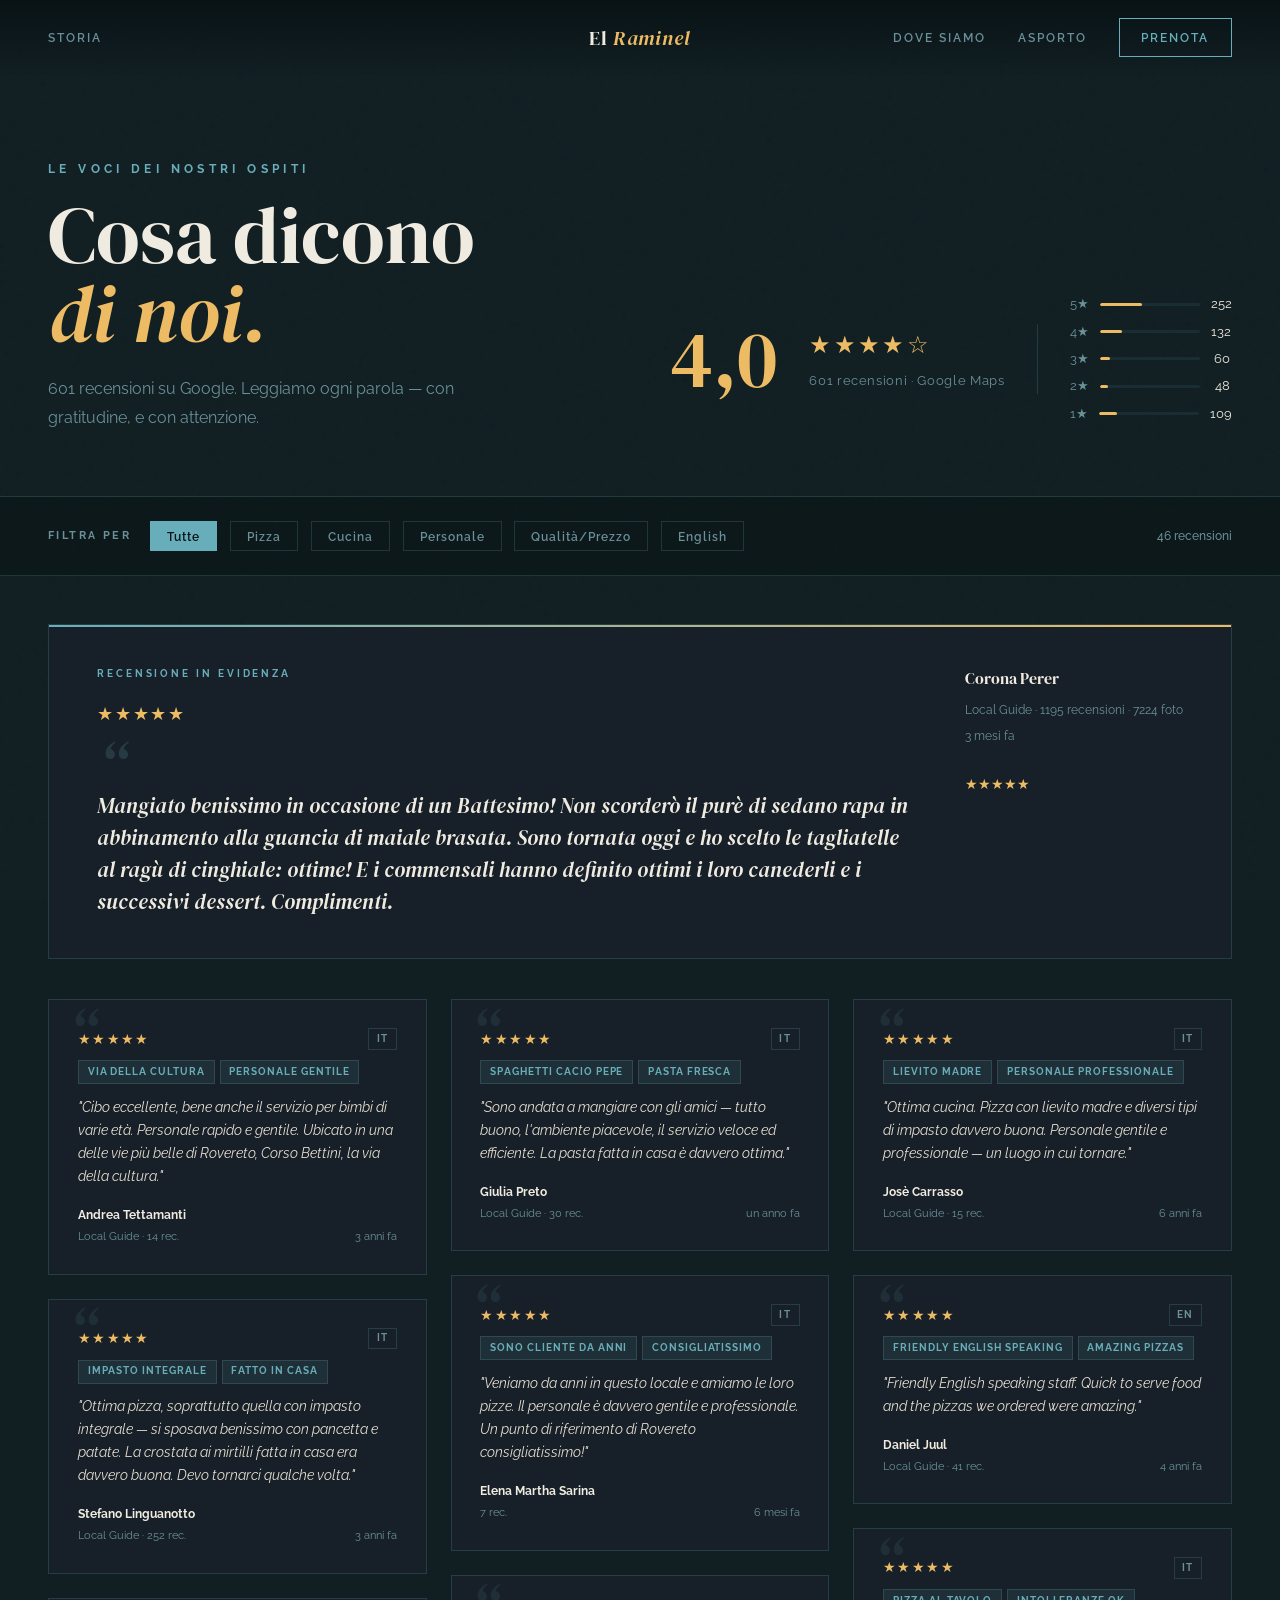
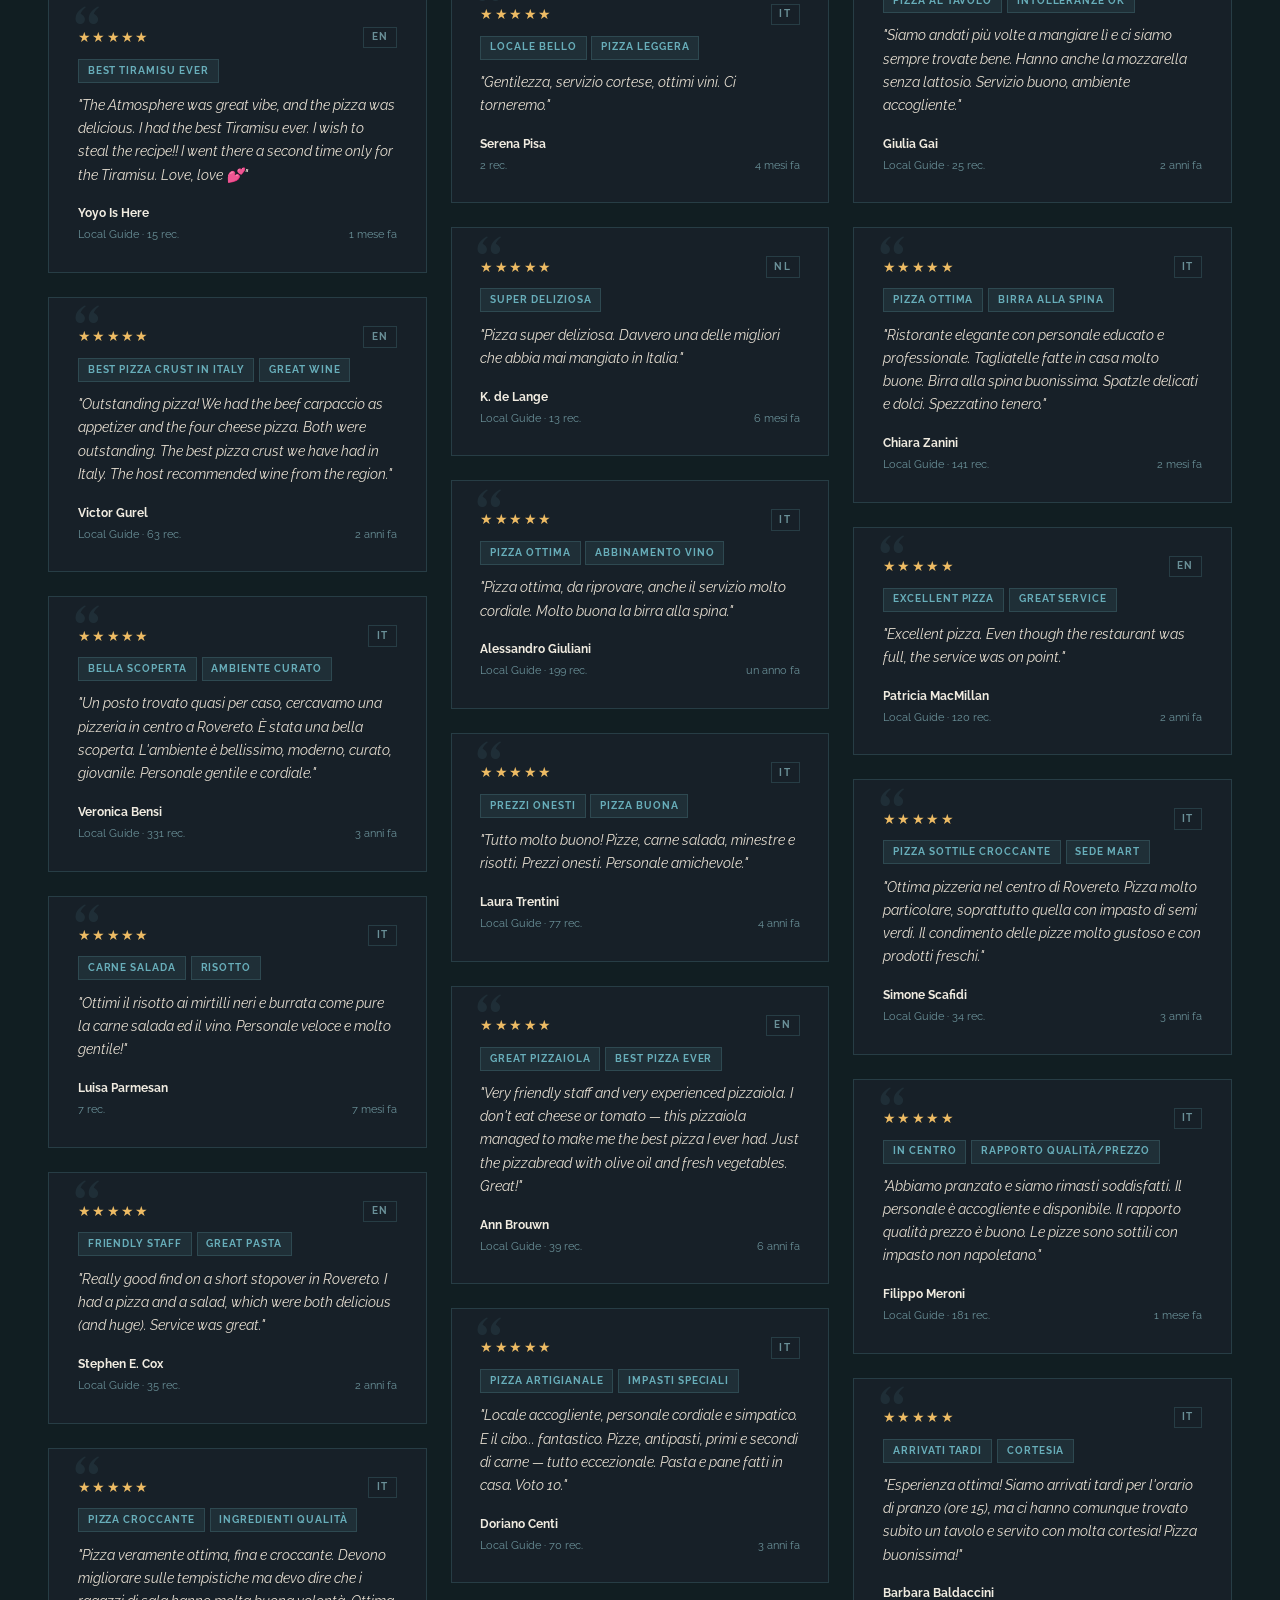
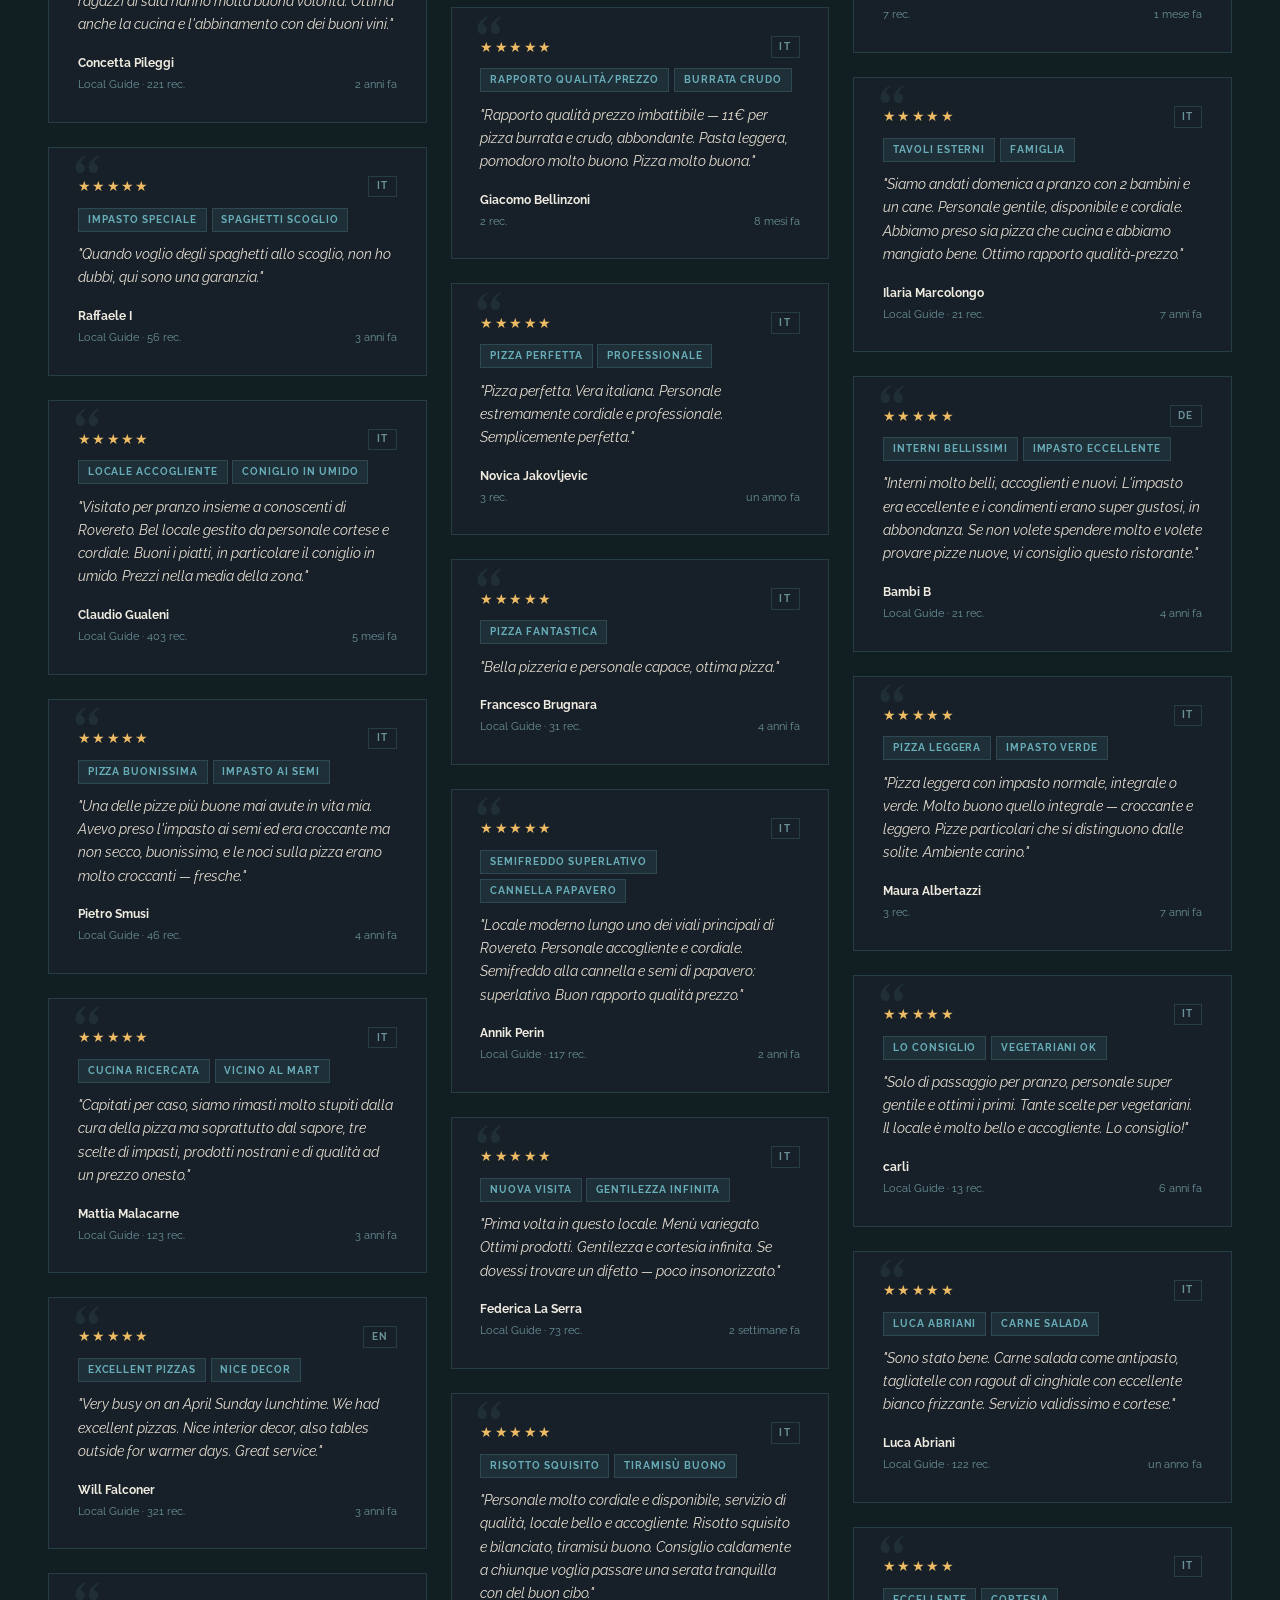
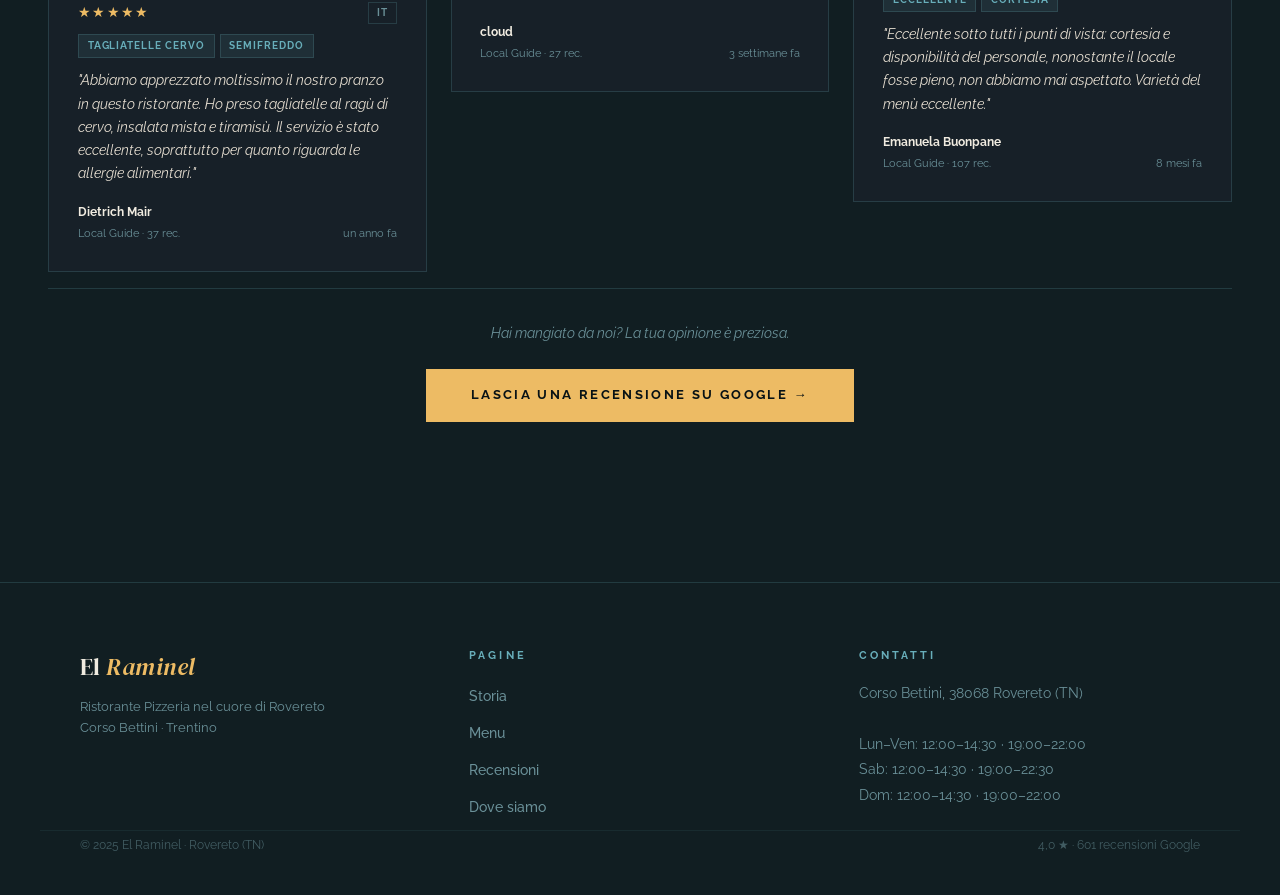
<file: raminel-recensioni.html>
<!DOCTYPE html>
<html lang="it">
<head>
<meta charset="UTF-8">
<meta name="viewport" content="width=device-width, initial-scale=1.0">
<meta http-equiv="X-UA-Compatible" content="IE=edge">
<title>Recensioni — El Raminel Rovereto | 4,0★ su 601 recensioni Google</title>
<meta name="description" content="Cosa dicono i clienti del Ristorante Pizzeria El Raminel di Rovereto. 601 recensioni Google con media 4,0 stelle. Pizza eccellente, cucina trentina, servizio cordiale.">
<meta name="robots" content="index,follow">
<link rel="canonical" href="https://www.elraminel.it/raminel-recensioni.html">

<!-- Open Graph -->
<meta property="og:type"        content="restaurant">
<meta property="og:site_name"   content="El Raminel — Rovereto">
<meta property="og:title"       content="Recensioni El Raminel — 4,0★ · 601 recensioni Google">
<meta property="og:description" content=""La pizza è davvero buona" — scopri le recensioni dei clienti del Ristorante Pizzeria El Raminel, Rovereto.">
<meta property="og:url"         content="https://www.elraminel.it/raminel-recensioni.html">
<meta property="og:image"       content="https://www.elraminel.it/images/og-cover.jpg">
<meta property="og:locale"      content="it_IT">

<!-- Twitter -->
<meta name="twitter:card"        content="summary_large_image">
<meta name="twitter:title"       content="Recensioni El Raminel — 4,0★ · 601 recensioni Google">
<meta name="twitter:description" content=""La pizza è davvero buona" — scopri le recensioni dei clienti del Ristorante Pizzeria El Raminel, Rovereto.">
<meta name="twitter:image"       content="https://www.elraminel.it/images/og-cover.jpg">

<!-- Geo -->
<meta name="geo.region"   content="IT-TN">
<meta name="geo.placename" content="Rovereto">
<meta name="geo.position" content="45.8915;11.0382">
<meta name="ICBM"         content="45.8915, 11.0382">
<link rel="preconnect" href="https://fonts.googleapis.com">
<link rel="dns-prefetch" href="https://fonts.googleapis.com">
<link href="https://fonts.googleapis.com/css2?family=DM+Serif+Display:ital@0;1&family=Raleway:ital,wght@0,400;0,500;0,600;0,700;0,800;1,400&display=swap" rel="stylesheet">
<link rel="stylesheet" href="raminel-base.css">
<link rel="stylesheet" href="raminel-responsive.css">
<style>
.page-hero {
  display:grid; grid-template-columns:1fr auto; align-items:end; gap:4rem;
  padding:10rem 3rem 4rem;
}
.hero-score { display:flex; align-items:center; gap:2rem; flex-wrap:wrap; opacity:0; animation:fadeUp .8s .5s forwards; padding-bottom:.5rem; }
.score-big { font-family:'DM Serif Display',serif; font-size:5rem; font-weight:400; color:var(--amber); line-height:1; }
.score-details { text-align:left; }
.score-stars { color:var(--amber); font-size:1.5rem; letter-spacing:.1em; }
.score-count { font-size:.82rem; color:var(--muted); margin-top:.3rem; letter-spacing:.05em; }
.score-divider { width:1px; height:70px; background:var(--border); }
.score-breakdown { display:flex; flex-direction:column; gap:.35rem; }
.bar-row { display:flex; align-items:center; gap:.7rem; font-size:.8rem; color:var(--muted); }
.bar-track { width:100px; height:3px; background:rgba(104,174,186,.1); border-radius:2px; overflow:hidden; }
.bar-fill { height:100%; background:var(--amber); border-radius:2px; }
.bar-num { min-width:1.2rem; text-align:right; color:var(--cream); }

.recens-filters {
  position:relative; z-index:1; padding:1.5rem 3rem;
  display:flex; align-items:center; gap:.8rem; flex-wrap:wrap;
  border-bottom:1px solid var(--border);
  background:rgba(8,18,21,.5);
}
.filter-label { font-family:'Raleway',sans-serif; font-size:.68rem; font-weight:700; letter-spacing:.22em; text-transform:uppercase; color:var(--muted); margin-right:.4rem; }
.filter-pill {
  font-family:'Raleway',sans-serif; font-size:.78rem; font-weight:600;
  letter-spacing:.08em; text-transform:capitalize;
  background:transparent; color:var(--muted);
  border:1px solid var(--border); padding:.4rem 1rem; cursor:pointer; transition:all .2s;
}
.filter-pill:hover, .filter-pill.active { background:var(--teal); color:var(--ink); border-color:var(--teal); }
.filter-count { margin-left:auto; font-family:'Raleway',sans-serif; font-size:.75rem; color:var(--muted); font-weight:500; flex-shrink:0; }

.recens-main { position:relative; z-index:1; padding:3rem 3rem 6rem; max-width:1400px; margin:0 auto; }

/* Featured review */
.featured-review {
  display:flex; gap:3rem; align-items:flex-start;
  background:var(--panel); border:1px solid var(--border);
  padding:2.5rem 3rem; margin-bottom:2.5rem;
  position:relative; overflow:hidden;
}
.featured-review::before {
  content:''; position:absolute; top:0; left:0; right:0; height:2px;
  background:linear-gradient(to right, var(--teal), var(--amber));
}
.featured-label {
  font-family:'Raleway',sans-serif; font-size:.65rem; font-weight:700;
  letter-spacing:.28em; text-transform:uppercase;
  color:var(--teal); margin-bottom:1rem; display:block;
}
.featured-stars { color:var(--amber); font-size:1.1rem; letter-spacing:.1em; margin-bottom:1rem; }
.featured-text {
  font-family:'DM Serif Display',serif; font-size:1.3rem; font-style:italic;
  color:var(--cream); line-height:1.55; flex:1;
}
.featured-text::before {
  content:'\201C'; font-size:4rem; line-height:.7; color:var(--teal);
  opacity:.18; display:block;
}
.featured-meta { display:flex; flex-direction:column; gap:.4rem; align-items:flex-start; min-width:200px; }
.featured-author { font-family:'DM Serif Display',serif; font-size:1rem; color:var(--cream); }
.featured-guide { font-size:.78rem; color:var(--muted); }
.featured-date { font-size:.75rem; color:var(--muted); }

/* Review grid */
.recens-grid { columns:3; gap:1.5rem; column-fill:balance; }
.review-card {
  break-inside:avoid; background:var(--panel); border:1px solid var(--border);
  padding:1.7rem 1.8rem; margin-bottom:1.5rem;
  position:relative; overflow:hidden; transition:border-color .2s;
}
.review-card:hover { border-color:rgba(104,174,186,.3); }
.review-card::before {
  content:'\201C'; font-family:'DM Serif Display',serif;
  font-size:4rem; line-height:.6; font-style:italic;
  color:var(--teal); opacity:.1;
  position:absolute; top:.9rem; left:1.1rem;
}
.rc-header { display:flex; align-items:center; justify-content:space-between; margin-bottom:.6rem; }
.rc-stars { color:var(--amber); font-size:.85rem; letter-spacing:.1em; }
.rc-lang { font-family:'Raleway',sans-serif; font-size:.6rem; font-weight:700; letter-spacing:.16em; color:var(--muted); border:1px solid var(--border); padding:.1rem .45rem; }
.rc-tags { display:flex; flex-wrap:wrap; gap:.3rem; margin-bottom:.7rem; }
.rc-tag { font-family:'Raleway',sans-serif; font-size:.6rem; font-weight:700; letter-spacing:.1em; text-transform:uppercase; padding:.18rem .55rem; }
.rc-tag.positive { background:rgba(104,174,186,.1); color:var(--teal); border:1px solid rgba(104,174,186,.2); }
.rc-tag.neutral { background:rgba(138,125,104,.08); color:var(--muted); border:1px solid var(--border); }
.rc-text { font-size:.88rem; font-style:italic; color:var(--warm); line-height:1.65; margin-bottom:1.1rem; }
.rc-footer { display:flex; justify-content:space-between; align-items:flex-end; }
.rc-author { font-family:'Raleway',sans-serif; font-size:.72rem; font-weight:700; color:var(--cream); }
.rc-guide { font-size:.68rem; color:var(--muted); margin-top:.15rem; }
.rc-date { font-size:.68rem; color:var(--muted); white-space:nowrap; }

.recens-cta { text-align:center; padding:2rem 0 4rem; border-top:1px solid var(--border); margin-top:1rem; }
.recens-cta p { font-size:.9rem; color:var(--muted); margin-bottom:1.5rem; font-style:italic; }
</style>
</head>
<body>

<nav id="nav">
  <div class="nav-links">
    <a href="index.html#about">Storia</a>
  </div>
  <a href="index.html" class="nav-logo">El <em>Raminel</em></a>
  <div class="nav-links nav-links-right">
    <a href="raminel-dove-siamo.html">Dove siamo</a>
    <a href="raminel-asporto.html">Asporto</a>
    <a href="raminel-dove-siamo.html" class="nav-cta">Prenota</a>
  </div>
  <button class="nav-hamburger" id="navHamburger" aria-label="Apri menu" aria-expanded="false">
    <span></span><span></span><span></span>
  </button>
  <div class="nav-mobile-menu" id="mobileMenu">
    <a href="index.html#about">Storia</a>
    <a href="raminel-dove-siamo.html">Dove siamo</a>
    <a href="raminel-asporto.html">Asporto</a>
    <a href="raminel-dove-siamo.html" class="nav-mobile-cta">Prenota un tavolo</a>
  </div>
</nav>


<section class="page-hero">
  <div>
    <span class="eyebrow">Le voci dei nostri ospiti</span>
    <h1 class="page-title">Cosa dicono<em>di noi.</em></h1>
    <p class="page-sub">601 recensioni su Google. Leggiamo ogni parola — con gratitudine, e con attenzione.</p>
  </div>
  <div class="hero-score">
    <div class="score-big">4,0</div>
    <div class="score-details">
      <div class="score-stars">★★★★☆</div>
      <div class="score-count">601 recensioni · Google Maps</div>
    </div>
    <div class="score-divider"></div>
    <div class="score-breakdown">
      <div class="bar-row"><span>5★</span><div class="bar-track"><div class="bar-fill" style="width:42%"></div></div><span class="bar-num">252</span></div>
      <div class="bar-row"><span>4★</span><div class="bar-track"><div class="bar-fill" style="width:22%"></div></div><span class="bar-num">132</span></div>
      <div class="bar-row"><span>3★</span><div class="bar-track"><div class="bar-fill" style="width:10%"></div></div><span class="bar-num">60</span></div>
      <div class="bar-row"><span>2★</span><div class="bar-track"><div class="bar-fill" style="width:8%"></div></div><span class="bar-num">48</span></div>
      <div class="bar-row"><span>1★</span><div class="bar-track"><div class="bar-fill" style="width:18%"></div></div><span class="bar-num">109</span></div>
    </div>
  </div>
</section>

<div class="recens-filters">
  <span class="filter-label">Filtra per</span>
  <button class="filter-pill active" data-tag="all" onclick="filterReviews('all',this)">Tutte</button>
  <button class="filter-pill" data-tag="pizza" onclick="filterReviews('pizza',this)">Pizza</button>
  <button class="filter-pill" data-tag="cucina" onclick="filterReviews('cucina',this)">Cucina</button>
  <button class="filter-pill" data-tag="staff" onclick="filterReviews('staff',this)">Personale</button>
  <button class="filter-pill" data-tag="valore" onclick="filterReviews('valore',this)">Qualità/Prezzo</button>
  <button class="filter-pill" data-tag="en" onclick="filterReviews('en',this)">English</button>
  <span class="filter-count" id="filter-count">46 recensioni</span>
</div>

<div class="recens-main">

  <!-- FEATURED -->
  <div class="featured-review" data-tags="cucina staff valore trt">
    <div style="flex:1">
      <span class="featured-label">Recensione in evidenza</span>
      <div class="featured-stars">★★★★★</div>
      <p class="featured-text">Mangiato benissimo in occasione di un Battesimo! Non scorderò il purè di sedano rapa in abbinamento alla guancia di maiale brasata. Sono tornata oggi e ho scelto le tagliatelle al ragù di cinghiale: ottime! E i commensali hanno definito ottimi i loro canederli e i successivi dessert. Complimenti.</p>
    </div>
    <div class="featured-meta">
      <div class="featured-author">Corona Perer</div>
      <div class="featured-guide">Local Guide · 1195 recensioni · 7224 foto</div>
      <div class="featured-date">3 mesi fa</div>
      <div style="margin-top:1rem;"><span style="color:var(--amber);font-size:.9rem;">★★★★★</span></div>
    </div>
  </div>

  <!-- GRID -->
  <div class="recens-grid">

    <div class="review-card" data-tags="cucina staff valore">
      <div class="rc-header"><div class="rc-stars">★★★★★</div><span class="rc-lang">IT</span></div>
      <div class="rc-tags"><span class="rc-tag positive">via della cultura</span><span class="rc-tag positive">personale gentile</span></div>
      <p class="rc-text">"Cibo eccellente, bene anche il servizio per bimbi di varie età. Personale rapido e gentile. Ubicato in una delle vie più belle di Rovereto, Corso Bettini, la via della cultura."</p>
      <div class="rc-footer"><div><div class="rc-author">Andrea Tettamanti</div><div class="rc-guide">Local Guide · 14 rec.</div></div><div class="rc-date">3 anni fa</div></div>
    </div>

    <div class="review-card" data-tags="pizza cucina staff valore">
      <div class="rc-header"><div class="rc-stars">★★★★★</div><span class="rc-lang">IT</span></div>
      <div class="rc-tags"><span class="rc-tag positive">impasto integrale</span><span class="rc-tag positive">fatto in casa</span></div>
      <p class="rc-text">"Ottima pizza, soprattutto quella con impasto integrale — si sposava benissimo con pancetta e patate. La crostata ai mirtilli fatta in casa era davvero buona. Devo tornarci qualche volta."</p>
      <div class="rc-footer"><div><div class="rc-author">Stefano Linguanotto</div><div class="rc-guide">Local Guide · 252 rec.</div></div><div class="rc-date">3 anni fa</div></div>
    </div>

    <div class="review-card" data-tags="cucina staff en">
      <div class="rc-header"><div class="rc-stars">★★★★★</div><span class="rc-lang">EN</span></div>
      <div class="rc-tags"><span class="rc-tag positive">best tiramisu ever</span></div>
      <p class="rc-text">"The Atmosphere was great vibe, and the pizza was delicious. I had the best Tiramisu ever. I wish to steal the recipe!! I went there a second time only for the Tiramisu. Love, love 💕"</p>
      <div class="rc-footer"><div><div class="rc-author">Yoyo Is Here</div><div class="rc-guide">Local Guide · 15 rec.</div></div><div class="rc-date">1 mese fa</div></div>
    </div>

    <div class="review-card" data-tags="pizza cucina en valore">
      <div class="rc-header"><div class="rc-stars">★★★★★</div><span class="rc-lang">EN</span></div>
      <div class="rc-tags"><span class="rc-tag positive">best pizza crust in Italy</span><span class="rc-tag positive">great wine</span></div>
      <p class="rc-text">"Outstanding pizza! We had the beef carpaccio as appetizer and the four cheese pizza. Both were outstanding. The best pizza crust we have had in Italy. The host recommended wine from the region."</p>
      <div class="rc-footer"><div><div class="rc-author">Victor Gurel</div><div class="rc-guide">Local Guide · 63 rec.</div></div><div class="rc-date">2 anni fa</div></div>
    </div>

    <div class="review-card" data-tags="staff pizza valore">
      <div class="rc-header"><div class="rc-stars">★★★★★</div><span class="rc-lang">IT</span></div>
      <div class="rc-tags"><span class="rc-tag positive">bella scoperta</span><span class="rc-tag positive">ambiente curato</span></div>
      <p class="rc-text">"Un posto trovato quasi per caso, cercavamo una pizzeria in centro a Rovereto. È stata una bella scoperta. L'ambiente è bellissimo, moderno, curato, giovanile. Personale gentile e cordiale."</p>
      <div class="rc-footer"><div><div class="rc-author">Veronica Bensi</div><div class="rc-guide">Local Guide · 331 rec.</div></div><div class="rc-date">3 anni fa</div></div>
    </div>

    <div class="review-card" data-tags="cucina staff valore">
      <div class="rc-header"><div class="rc-stars">★★★★★</div><span class="rc-lang">IT</span></div>
      <div class="rc-tags"><span class="rc-tag positive">carne salada</span><span class="rc-tag positive">risotto</span></div>
      <p class="rc-text">"Ottimi il risotto ai mirtilli neri e burrata come pure la carne salada ed il vino. Personale veloce e molto gentile!"</p>
      <div class="rc-footer"><div><div class="rc-author">Luisa Parmesan</div><div class="rc-guide">7 rec.</div></div><div class="rc-date">7 mesi fa</div></div>
    </div>

    <div class="review-card" data-tags="cucina staff en">
      <div class="rc-header"><div class="rc-stars">★★★★★</div><span class="rc-lang">EN</span></div>
      <div class="rc-tags"><span class="rc-tag positive">friendly staff</span><span class="rc-tag positive">great pasta</span></div>
      <p class="rc-text">"Really good find on a short stopover in Rovereto. I had a pizza and a salad, which were both delicious (and huge). Service was great."</p>
      <div class="rc-footer"><div><div class="rc-author">Stephen E. Cox</div><div class="rc-guide">Local Guide · 35 rec.</div></div><div class="rc-date">2 anni fa</div></div>
    </div>

    <div class="review-card" data-tags="pizza cucina">
      <div class="rc-header"><div class="rc-stars">★★★★★</div><span class="rc-lang">IT</span></div>
      <div class="rc-tags"><span class="rc-tag positive">pizza croccante</span><span class="rc-tag positive">ingredienti qualità</span></div>
      <p class="rc-text">"Pizza veramente ottima, fina e croccante. Devono migliorare sulle tempistiche ma devo dire che i ragazzi di sala hanno molta buona volontà. Ottima anche la cucina e l'abbinamento con dei buoni vini."</p>
      <div class="rc-footer"><div><div class="rc-author">Concetta Pileggi</div><div class="rc-guide">Local Guide · 221 rec.</div></div><div class="rc-date">2 anni fa</div></div>
    </div>

    <div class="review-card" data-tags="cucina staff">
      <div class="rc-header"><div class="rc-stars">★★★★★</div><span class="rc-lang">IT</span></div>
      <div class="rc-tags"><span class="rc-tag positive">impasto speciale</span><span class="rc-tag positive">spaghetti scoglio</span></div>
      <p class="rc-text">"Quando voglio degli spaghetti allo scoglio, non ho dubbi, qui sono una garanzia."</p>
      <div class="rc-footer"><div><div class="rc-author">Raffaele I</div><div class="rc-guide">Local Guide · 56 rec.</div></div><div class="rc-date">3 anni fa</div></div>
    </div>

    <div class="review-card" data-tags="cucina staff valore">
      <div class="rc-header"><div class="rc-stars">★★★★★</div><span class="rc-lang">IT</span></div>
      <div class="rc-tags"><span class="rc-tag positive">locale accogliente</span><span class="rc-tag positive">coniglio in umido</span></div>
      <p class="rc-text">"Visitato per pranzo insieme a conoscenti di Rovereto. Bel locale gestito da personale cortese e cordiale. Buoni i piatti, in particolare il coniglio in umido. Prezzi nella media della zona."</p>
      <div class="rc-footer"><div><div class="rc-author">Claudio Gualeni</div><div class="rc-guide">Local Guide · 403 rec.</div></div><div class="rc-date">5 mesi fa</div></div>
    </div>

    <div class="review-card" data-tags="pizza valore">
      <div class="rc-header"><div class="rc-stars">★★★★★</div><span class="rc-lang">IT</span></div>
      <div class="rc-tags"><span class="rc-tag positive">pizza buonissima</span><span class="rc-tag positive">impasto ai semi</span></div>
      <p class="rc-text">"Una delle pizze più buone mai avute in vita mia. Avevo preso l'impasto ai semi ed era croccante ma non secco, buonissimo, e le noci sulla pizza erano molto croccanti — fresche."</p>
      <div class="rc-footer"><div><div class="rc-author">Pietro Smusi</div><div class="rc-guide">Local Guide · 46 rec.</div></div><div class="rc-date">4 anni fa</div></div>
    </div>

    <div class="review-card" data-tags="cucina staff valore">
      <div class="rc-header"><div class="rc-stars">★★★★★</div><span class="rc-lang">IT</span></div>
      <div class="rc-tags"><span class="rc-tag positive">cucina ricercata</span><span class="rc-tag positive">vicino al MART</span></div>
      <p class="rc-text">"Capitati per caso, siamo rimasti molto stupiti dalla cura della pizza ma soprattutto dal sapore, tre scelte di impasti, prodotti nostrani e di qualità ad un prezzo onesto."</p>
      <div class="rc-footer"><div><div class="rc-author">Mattia Malacarne</div><div class="rc-guide">Local Guide · 123 rec.</div></div><div class="rc-date">3 anni fa</div></div>
    </div>

    <div class="review-card" data-tags="cucina staff valore en">
      <div class="rc-header"><div class="rc-stars">★★★★★</div><span class="rc-lang">EN</span></div>
      <div class="rc-tags"><span class="rc-tag positive">excellent pizzas</span><span class="rc-tag positive">nice decor</span></div>
      <p class="rc-text">"Very busy on an April Sunday lunchtime. We had excellent pizzas. Nice interior decor, also tables outside for warmer days. Great service."</p>
      <div class="rc-footer"><div><div class="rc-author">Will Falconer</div><div class="rc-guide">Local Guide · 321 rec.</div></div><div class="rc-date">3 anni fa</div></div>
    </div>

    <div class="review-card" data-tags="cucina staff">
      <div class="rc-header"><div class="rc-stars">★★★★★</div><span class="rc-lang">IT</span></div>
      <div class="rc-tags"><span class="rc-tag positive">tagliatelle cervo</span><span class="rc-tag positive">semifreddo</span></div>
      <p class="rc-text">"Abbiamo apprezzato moltissimo il nostro pranzo in questo ristorante. Ho preso tagliatelle al ragù di cervo, insalata mista e tiramisù. Il servizio è stato eccellente, soprattutto per quanto riguarda le allergie alimentari."</p>
      <div class="rc-footer"><div><div class="rc-author">Dietrich Mair</div><div class="rc-guide">Local Guide · 37 rec.</div></div><div class="rc-date">un anno fa</div></div>
    </div>

    <div class="review-card" data-tags="cucina staff">
      <div class="rc-header"><div class="rc-stars">★★★★★</div><span class="rc-lang">IT</span></div>
      <div class="rc-tags"><span class="rc-tag positive">spaghetti cacio pepe</span><span class="rc-tag positive">pasta fresca</span></div>
      <p class="rc-text">"Sono andata a mangiare con gli amici — tutto buono, l'ambiente piacevole, il servizio veloce ed efficiente. La pasta fatta in casa è davvero ottima."</p>
      <div class="rc-footer"><div><div class="rc-author">Giulia Preto</div><div class="rc-guide">Local Guide · 30 rec.</div></div><div class="rc-date">un anno fa</div></div>
    </div>

    <div class="review-card" data-tags="cucina staff valore">
      <div class="rc-header"><div class="rc-stars">★★★★★</div><span class="rc-lang">IT</span></div>
      <div class="rc-tags"><span class="rc-tag positive">sono cliente da anni</span><span class="rc-tag positive">consigliatissimo</span></div>
      <p class="rc-text">"Veniamo da anni in questo locale e amiamo le loro pizze. Il personale è davvero gentile e professionale. Un punto di riferimento di Rovereto consigliatissimo!"</p>
      <div class="rc-footer"><div><div class="rc-author">Elena Martha Sarina</div><div class="rc-guide">7 rec.</div></div><div class="rc-date">6 mesi fa</div></div>
    </div>

    <div class="review-card" data-tags="cucina staff valore">
      <div class="rc-header"><div class="rc-stars">★★★★★</div><span class="rc-lang">IT</span></div>
      <div class="rc-tags"><span class="rc-tag positive">locale bello</span><span class="rc-tag positive">pizza leggera</span></div>
      <p class="rc-text">"Gentilezza, servizio cortese, ottimi vini. Ci torneremo."</p>
      <div class="rc-footer"><div><div class="rc-author">Serena Pisa</div><div class="rc-guide">2 rec.</div></div><div class="rc-date">4 mesi fa</div></div>
    </div>

    <div class="review-card" data-tags="cucina staff valore en">
      <div class="rc-header"><div class="rc-stars">★★★★★</div><span class="rc-lang">NL</span></div>
      <div class="rc-tags"><span class="rc-tag positive">super deliziosa</span></div>
      <p class="rc-text">"Pizza super deliziosa. Davvero una delle migliori che abbia mai mangiato in Italia."</p>
      <div class="rc-footer"><div><div class="rc-author">K. de Lange</div><div class="rc-guide">Local Guide · 13 rec.</div></div><div class="rc-date">6 mesi fa</div></div>
    </div>

    <div class="review-card" data-tags="pizza cucina staff">
      <div class="rc-header"><div class="rc-stars">★★★★★</div><span class="rc-lang">IT</span></div>
      <div class="rc-tags"><span class="rc-tag positive">pizza ottima</span><span class="rc-tag positive">abbinamento vino</span></div>
      <p class="rc-text">"Pizza ottima, da riprovare, anche il servizio molto cordiale. Molto buona la birra alla spina."</p>
      <div class="rc-footer"><div><div class="rc-author">Alessandro Giuliani</div><div class="rc-guide">Local Guide · 199 rec.</div></div><div class="rc-date">un anno fa</div></div>
    </div>

    <div class="review-card" data-tags="cucina staff valore">
      <div class="rc-header"><div class="rc-stars">★★★★★</div><span class="rc-lang">IT</span></div>
      <div class="rc-tags"><span class="rc-tag positive">prezzi onesti</span><span class="rc-tag positive">pizza buona</span></div>
      <p class="rc-text">"Tutto molto buono! Pizze, carne salada, minestre e risotti. Prezzi onesti. Personale amichevole."</p>
      <div class="rc-footer"><div><div class="rc-author">Laura Trentini</div><div class="rc-guide">Local Guide · 77 rec.</div></div><div class="rc-date">4 anni fa</div></div>
    </div>

    <div class="review-card" data-tags="cucina staff valore en">
      <div class="rc-header"><div class="rc-stars">★★★★★</div><span class="rc-lang">EN</span></div>
      <div class="rc-tags"><span class="rc-tag positive">great pizzaiola</span><span class="rc-tag positive">best pizza ever</span></div>
      <p class="rc-text">"Very friendly staff and very experienced pizzaiola. I don't eat cheese or tomato — this pizzaiola managed to make me the best pizza I ever had. Just the pizzabread with olive oil and fresh vegetables. Great!"</p>
      <div class="rc-footer"><div><div class="rc-author">Ann Brouwn</div><div class="rc-guide">Local Guide · 39 rec.</div></div><div class="rc-date">6 anni fa</div></div>
    </div>

    <div class="review-card" data-tags="cucina staff valore">
      <div class="rc-header"><div class="rc-stars">★★★★★</div><span class="rc-lang">IT</span></div>
      <div class="rc-tags"><span class="rc-tag positive">pizza artigianale</span><span class="rc-tag positive">impasti speciali</span></div>
      <p class="rc-text">"Locale accogliente, personale cordiale e simpatico. E il cibo... fantastico. Pizze, antipasti, primi e secondi di carne — tutto eccezionale. Pasta e pane fatti in casa. Voto 10."</p>
      <div class="rc-footer"><div><div class="rc-author">Doriano Centi</div><div class="rc-guide">Local Guide · 70 rec.</div></div><div class="rc-date">3 anni fa</div></div>
    </div>

    <div class="review-card" data-tags="pizza valore">
      <div class="rc-header"><div class="rc-stars">★★★★★</div><span class="rc-lang">IT</span></div>
      <div class="rc-tags"><span class="rc-tag positive">rapporto qualità/prezzo</span><span class="rc-tag positive">burrata crudo</span></div>
      <p class="rc-text">"Rapporto qualità prezzo imbattibile — 11€ per pizza burrata e crudo, abbondante. Pasta leggera, pomodoro molto buono. Pizza molto buona."</p>
      <div class="rc-footer"><div><div class="rc-author">Giacomo Bellinzoni</div><div class="rc-guide">2 rec.</div></div><div class="rc-date">8 mesi fa</div></div>
    </div>

    <div class="review-card" data-tags="cucina staff valore">
      <div class="rc-header"><div class="rc-stars">★★★★★</div><span class="rc-lang">IT</span></div>
      <div class="rc-tags"><span class="rc-tag positive">pizza perfetta</span><span class="rc-tag positive">professionale</span></div>
      <p class="rc-text">"Pizza perfetta. Vera italiana. Personale estremamente cordiale e professionale. Semplicemente perfetta."</p>
      <div class="rc-footer"><div><div class="rc-author">Novica Jakovljevic</div><div class="rc-guide">3 rec.</div></div><div class="rc-date">un anno fa</div></div>
    </div>

    <div class="review-card" data-tags="cucina staff">
      <div class="rc-header"><div class="rc-stars">★★★★★</div><span class="rc-lang">IT</span></div>
      <div class="rc-tags"><span class="rc-tag positive">pizza fantastica</span></div>
      <p class="rc-text">"Bella pizzeria e personale capace, ottima pizza."</p>
      <div class="rc-footer"><div><div class="rc-author">Francesco Brugnara</div><div class="rc-guide">Local Guide · 31 rec.</div></div><div class="rc-date">4 anni fa</div></div>
    </div>

    <div class="review-card" data-tags="cucina staff valore">
      <div class="rc-header"><div class="rc-stars">★★★★★</div><span class="rc-lang">IT</span></div>
      <div class="rc-tags"><span class="rc-tag positive">semifreddo superlativo</span><span class="rc-tag positive">cannella papavero</span></div>
      <p class="rc-text">"Locale moderno lungo uno dei viali principali di Rovereto. Personale accogliente e cordiale. Semifreddo alla cannella e semi di papavero: superlativo. Buon rapporto qualità prezzo."</p>
      <div class="rc-footer"><div><div class="rc-author">Annik Perin</div><div class="rc-guide">Local Guide · 117 rec.</div></div><div class="rc-date">2 anni fa</div></div>
    </div>

    <div class="review-card" data-tags="pizza cucina staff">
      <div class="rc-header"><div class="rc-stars">★★★★★</div><span class="rc-lang">IT</span></div>
      <div class="rc-tags"><span class="rc-tag positive">nuova visita</span><span class="rc-tag positive">gentilezza infinita</span></div>
      <p class="rc-text">"Prima volta in questo locale. Menù variegato. Ottimi prodotti. Gentilezza e cortesia infinita. Se dovessi trovare un difetto — poco insonorizzato."</p>
      <div class="rc-footer"><div><div class="rc-author">Federica La Serra</div><div class="rc-guide">Local Guide · 73 rec.</div></div><div class="rc-date">2 settimane fa</div></div>
    </div>

    <div class="review-card" data-tags="cucina staff valore">
      <div class="rc-header"><div class="rc-stars">★★★★★</div><span class="rc-lang">IT</span></div>
      <div class="rc-tags"><span class="rc-tag positive">risotto squisito</span><span class="rc-tag positive">tiramisù buono</span></div>
      <p class="rc-text">"Personale molto cordiale e disponibile, servizio di qualità, locale bello e accogliente. Risotto squisito e bilanciato, tiramisù buono. Consiglio caldamente a chiunque voglia passare una serata tranquilla con del buon cibo."</p>
      <div class="rc-footer"><div><div class="rc-author">cloud</div><div class="rc-guide">Local Guide · 27 rec.</div></div><div class="rc-date">3 settimane fa</div></div>
    </div>

    <div class="review-card" data-tags="pizza cucina staff valore">
      <div class="rc-header"><div class="rc-stars">★★★★★</div><span class="rc-lang">IT</span></div>
      <div class="rc-tags"><span class="rc-tag positive">lievito madre</span><span class="rc-tag positive">personale professionale</span></div>
      <p class="rc-text">"Ottima cucina. Pizza con lievito madre e diversi tipi di impasto davvero buona. Personale gentile e professionale — un luogo in cui tornare."</p>
      <div class="rc-footer"><div><div class="rc-author">Josè Carrasso</div><div class="rc-guide">Local Guide · 15 rec.</div></div><div class="rc-date">6 anni fa</div></div>
    </div>

    <div class="review-card" data-tags="cucina staff en">
      <div class="rc-header"><div class="rc-stars">★★★★★</div><span class="rc-lang">EN</span></div>
      <div class="rc-tags"><span class="rc-tag positive">friendly english speaking</span><span class="rc-tag positive">amazing pizzas</span></div>
      <p class="rc-text">"Friendly English speaking staff. Quick to serve food and the pizzas we ordered were amazing."</p>
      <div class="rc-footer"><div><div class="rc-author">Daniel Juul</div><div class="rc-guide">Local Guide · 41 rec.</div></div><div class="rc-date">4 anni fa</div></div>
    </div>

    <div class="review-card" data-tags="pizza cucina valore">
      <div class="rc-header"><div class="rc-stars">★★★★★</div><span class="rc-lang">IT</span></div>
      <div class="rc-tags"><span class="rc-tag positive">pizza al tavolo</span><span class="rc-tag positive">intolleranze ok</span></div>
      <p class="rc-text">"Siamo andati più volte a mangiare lì e ci siamo sempre trovate bene. Hanno anche la mozzarella senza lattosio. Servizio buono, ambiente accogliente."</p>
      <div class="rc-footer"><div><div class="rc-author">Giulia Gai</div><div class="rc-guide">Local Guide · 25 rec.</div></div><div class="rc-date">2 anni fa</div></div>
    </div>

    <div class="review-card" data-tags="pizza cucina staff valore">
      <div class="rc-header"><div class="rc-stars">★★★★★</div><span class="rc-lang">IT</span></div>
      <div class="rc-tags"><span class="rc-tag positive">pizza ottima</span><span class="rc-tag positive">birra alla spina</span></div>
      <p class="rc-text">"Ristorante elegante con personale educato e professionale. Tagliatelle fatte in casa molto buone. Birra alla spina buonissima. Spatzle delicati e dolci. Spezzatino tenero."</p>
      <div class="rc-footer"><div><div class="rc-author">Chiara Zanini</div><div class="rc-guide">Local Guide · 141 rec.</div></div><div class="rc-date">2 mesi fa</div></div>
    </div>

    <div class="review-card" data-tags="pizza cucina en">
      <div class="rc-header"><div class="rc-stars">★★★★★</div><span class="rc-lang">EN</span></div>
      <div class="rc-tags"><span class="rc-tag positive">excellent pizza</span><span class="rc-tag positive">great service</span></div>
      <p class="rc-text">"Excellent pizza. Even though the restaurant was full, the service was on point."</p>
      <div class="rc-footer"><div><div class="rc-author">Patricia MacMillan</div><div class="rc-guide">Local Guide · 120 rec.</div></div><div class="rc-date">2 anni fa</div></div>
    </div>

    <div class="review-card" data-tags="pizza cucina staff valore">
      <div class="rc-header"><div class="rc-stars">★★★★★</div><span class="rc-lang">IT</span></div>
      <div class="rc-tags"><span class="rc-tag positive">pizza sottile croccante</span><span class="rc-tag positive">sede MART</span></div>
      <p class="rc-text">"Ottima pizzeria nel centro di Rovereto. Pizza molto particolare, soprattutto quella con impasto di semi verdi. Il condimento delle pizze molto gustoso e con prodotti freschi."</p>
      <div class="rc-footer"><div><div class="rc-author">Simone Scafidi</div><div class="rc-guide">Local Guide · 34 rec.</div></div><div class="rc-date">3 anni fa</div></div>
    </div>

    <div class="review-card" data-tags="cucina staff valore">
      <div class="rc-header"><div class="rc-stars">★★★★★</div><span class="rc-lang">IT</span></div>
      <div class="rc-tags"><span class="rc-tag positive">in centro</span><span class="rc-tag positive">rapporto qualità/prezzo</span></div>
      <p class="rc-text">"Abbiamo pranzato e siamo rimasti soddisfatti. Il personale è accogliente e disponibile. Il rapporto qualità prezzo è buono. Le pizze sono sottili con impasto non napoletano."</p>
      <div class="rc-footer"><div><div class="rc-author">Filippo Meroni</div><div class="rc-guide">Local Guide · 181 rec.</div></div><div class="rc-date">1 mese fa</div></div>
    </div>

    <div class="review-card" data-tags="cucina staff">
      <div class="rc-header"><div class="rc-stars">★★★★★</div><span class="rc-lang">IT</span></div>
      <div class="rc-tags"><span class="rc-tag positive">arrivati tardi</span><span class="rc-tag positive">cortesia</span></div>
      <p class="rc-text">"Esperienza ottima! Siamo arrivati tardi per l'orario di pranzo (ore 15), ma ci hanno comunque trovato subito un tavolo e servito con molta cortesia! Pizza buonissima!"</p>
      <div class="rc-footer"><div><div class="rc-author">Barbara Baldaccini</div><div class="rc-guide">7 rec.</div></div><div class="rc-date">1 mese fa</div></div>
    </div>

    <div class="review-card" data-tags="cucina staff valore">
      <div class="rc-header"><div class="rc-stars">★★★★★</div><span class="rc-lang">IT</span></div>
      <div class="rc-tags"><span class="rc-tag positive">tavoli esterni</span><span class="rc-tag positive">famiglia</span></div>
      <p class="rc-text">"Siamo andati domenica a pranzo con 2 bambini e un cane. Personale gentile, disponibile e cordiale. Abbiamo preso sia pizza che cucina e abbiamo mangiato bene. Ottimo rapporto qualità-prezzo."</p>
      <div class="rc-footer"><div><div class="rc-author">Ilaria Marcolongo</div><div class="rc-guide">Local Guide · 21 rec.</div></div><div class="rc-date">7 anni fa</div></div>
    </div>

    <div class="review-card" data-tags="cucina staff valore en">
      <div class="rc-header"><div class="rc-stars">★★★★★</div><span class="rc-lang">DE</span></div>
      <div class="rc-tags"><span class="rc-tag positive">interni bellissimi</span><span class="rc-tag positive">impasto eccellente</span></div>
      <p class="rc-text">"Interni molto belli, accoglienti e nuovi. L'impasto era eccellente e i condimenti erano super gustosi, in abbondanza. Se non volete spendere molto e volete provare pizze nuove, vi consiglio questo ristorante."</p>
      <div class="rc-footer"><div><div class="rc-author">Bambi B</div><div class="rc-guide">Local Guide · 21 rec.</div></div><div class="rc-date">4 anni fa</div></div>
    </div>

    <div class="review-card" data-tags="pizza cucina">
      <div class="rc-header"><div class="rc-stars">★★★★★</div><span class="rc-lang">IT</span></div>
      <div class="rc-tags"><span class="rc-tag positive">pizza leggera</span><span class="rc-tag positive">impasto verde</span></div>
      <p class="rc-text">"Pizza leggera con impasto normale, integrale o verde. Molto buono quello integrale — croccante e leggero. Pizze particolari che si distinguono dalle solite. Ambiente carino."</p>
      <div class="rc-footer"><div><div class="rc-author">Maura Albertazzi</div><div class="rc-guide">3 rec.</div></div><div class="rc-date">7 anni fa</div></div>
    </div>

    <div class="review-card" data-tags="cucina staff valore">
      <div class="rc-header"><div class="rc-stars">★★★★★</div><span class="rc-lang">IT</span></div>
      <div class="rc-tags"><span class="rc-tag positive">lo consiglio</span><span class="rc-tag positive">vegetariani ok</span></div>
      <p class="rc-text">"Solo di passaggio per pranzo, personale super gentile e ottimi i primi. Tante scelte per vegetariani. Il locale è molto bello e accogliente. Lo consiglio!"</p>
      <div class="rc-footer"><div><div class="rc-author">carli</div><div class="rc-guide">Local Guide · 13 rec.</div></div><div class="rc-date">6 anni fa</div></div>
    </div>

    <div class="review-card" data-tags="cucina staff">
      <div class="rc-header"><div class="rc-stars">★★★★★</div><span class="rc-lang">IT</span></div>
      <div class="rc-tags"><span class="rc-tag positive">luca abriani</span><span class="rc-tag positive">carne salada</span></div>
      <p class="rc-text">"Sono stato bene. Carne salada come antipasto, tagliatelle con ragout di cinghiale con eccellente bianco frizzante. Servizio validissimo e cortese."</p>
      <div class="rc-footer"><div><div class="rc-author">Luca Abriani</div><div class="rc-guide">Local Guide · 122 rec.</div></div><div class="rc-date">un anno fa</div></div>
    </div>

    <div class="review-card" data-tags="pizza cucina staff valore">
      <div class="rc-header"><div class="rc-stars">★★★★★</div><span class="rc-lang">IT</span></div>
      <div class="rc-tags"><span class="rc-tag positive">eccellente</span><span class="rc-tag positive">cortesia</span></div>
      <p class="rc-text">"Eccellente sotto tutti i punti di vista: cortesia e disponibilità del personale, nonostante il locale fosse pieno, non abbiamo mai aspettato. Varietà del menù eccellente."</p>
      <div class="rc-footer"><div><div class="rc-author">Emanuela Buonpane</div><div class="rc-guide">Local Guide · 107 rec.</div></div><div class="rc-date">8 mesi fa</div></div>
    </div>

  </div><!-- /recens-grid -->

  <div class="recens-cta">
    <p>Hai mangiato da noi? La tua opinione è preziosa.</p>
    <a href="https://g.page/r/elraminel/review" target="_blank" class="btn-primary">Lascia una recensione su Google →</a>
  </div>

</div><!-- /recens-main -->

<footer>
  <div class="footer-inner">
    <div class="footer-brand"><div class="footer-logo">El <em>Raminel</em></div><div class="footer-tagline">Ristorante Pizzeria nel cuore di Rovereto<br>Corso Bettini · Trentino</div></div>
    <div><span class="footer-col-title">Pagine</span><ul class="footer-links"><li><a href="index.html#about">Storia</a></li><li><a href="raminel-menu.html">Menu</a></li><li><a href="#">Recensioni</a></li><li><a href="raminel-dove-siamo.html">Dove siamo</a></li></ul></div>
    <div><span class="footer-col-title">Contatti</span><div class="footer-address">Corso Bettini, 38068 Rovereto (TN)<br><br>Lun–Ven: 12:00–14:30 · 19:00–22:00<br>Sab: 12:00–14:30 · 19:00–22:30<br>Dom: 12:00–14:30 · 19:00–22:00</div></div>
  </div>
  <div class="footer-bottom"><div class="footer-copy">© 2025 El Raminel · Rovereto (TN)</div><div class="footer-copy">4,0 ★ · 601 recensioni Google</div></div>
</footer>

<script>
  const nav = document.getElementById('nav');
  window.addEventListener('scroll', () => nav.classList.toggle('scrolled', window.scrollY > 60));
  document.getElementById('navHamburger').addEventListener('click', function() { const o = nav.classList.toggle('nav-open'); this.setAttribute('aria-expanded', o); });
  document.addEventListener('click', e => { if(!nav.contains(e.target)) nav.classList.remove('nav-open'); });

  const revObs = new IntersectionObserver(entries => {
    entries.forEach(e => { if(e.isIntersecting) { e.target.classList.add('visible'); revObs.unobserve(e.target); } });
  }, {threshold:.1});
  document.querySelectorAll('.reveal').forEach(el => revObs.observe(el));

  function filterReviews(tag, btn) {
    document.querySelectorAll('.filter-pill').forEach(p => p.classList.remove('active'));
    btn.classList.add('active');
    const cards = document.querySelectorAll('.review-card, .featured-review');
    let visible = 0;
    cards.forEach(card => {
      const tags = card.dataset.tags || '';
      if(tag === 'all' || tags.includes(tag)) { card.style.display = ''; visible++; }
      else { card.style.display = 'none'; }
    });
    document.getElementById('filter-count').textContent = visible + ' recensioni';
  }
</script>
</body>
</html>
</file>
<file: raminel-base.css>
/*
 * raminel-base.css
 * Base styles for Ristorante Pizzeria El Raminel — Rovereto
 * Fonts: DM Serif Display (display) · Raleway (body)
 */

/* ─── VARIABLES ─── */
:root {
  --ink:       #081215;
  --charcoal:  #111e22;
  --deep:      #0c1517;
  --panel:     #172028;
  --panel-lt:  #1d2c35;
  --cream:     #f0ebe0;
  --warm:      #e5ddd0;
  --teal:      #68aeba;
  --teal-lt:   #92cad4;
  --teal-dim:  rgba(104,174,186,.15);
  --rose:      #8f6963;
  --rose-lt:   #b89490;
  --amber:     #edbb64;
  --amber-lt:  #f5d494;
  --muted:     #6a9098;
  --border:    rgba(104,174,186,.2);
  --border-s:  rgba(104,174,186,.09);
}

/* ─── RESET & BASE ─── */
*, *::before, *::after { margin:0; padding:0; box-sizing:border-box; }
html { scroll-behavior:smooth; scroll-padding-top:74px; }

body {
  background: var(--charcoal);
  color: var(--cream);
  font-family: 'Raleway', sans-serif;
  font-size: 17px;
  line-height: 1.7;
  overflow-x: hidden;
}

/* Subtle noise texture */
body::before {
  content:''; position:fixed; inset:0; z-index:0; pointer-events:none;
  background-image: url("data:image/svg+xml,%3Csvg viewBox='0 0 200 200' xmlns='http://www.w3.org/2000/svg'%3E%3Cfilter id='n'%3E%3CfeTurbulence type='fractalNoise' baseFrequency='.75' numOctaves='4' stitchTiles='stitch'/%3E%3C/filter%3E%3Crect width='100%25' height='100%25' filter='url(%23n)' opacity='.035'/%3E%3C/svg%3E");
  opacity:.5;
}

section { position:relative; z-index:1; }
.container { max-width:1200px; margin:0 auto; padding:0 2.5rem; }

/* ─── NAV — flat flex, logo absolutely centered ─── */
nav {
  position:fixed; top:0; left:0; right:0; z-index:100;
  display:flex; align-items:center;
  padding:1.1rem 3rem;
  background: linear-gradient(to bottom, rgba(8,18,21,.96) 0%, rgba(8,18,21,0) 100%);
  transition: background .4s;
}
nav.scrolled {
  background: rgba(8,18,21,.97);
  backdrop-filter: blur(14px);
  border-bottom: 1px solid var(--border);
}

/* Left link group */
.nav-links {
  display:flex; gap:2rem; align-items:center; flex:1;
}
/* Right link group — push to far right */
.nav-links-right {
  flex:1; justify-content:flex-end;
}

/* All nav links */
.nav-links a {
  font-family:'Raleway', sans-serif;
  font-size:.78rem; font-weight:600;
  letter-spacing:.16em; text-transform:uppercase;
  color:var(--muted); text-decoration:none;
  transition: color .2s;
}
.nav-links a:hover,
.nav-links a.active { color:var(--teal-lt); }

/* Logo — absolutely centered in the bar */
.nav-logo {
  position:absolute; left:50%; transform:translateX(-50%);
  font-family:'DM Serif Display', serif;
  font-size:1.25rem; letter-spacing:.04em;
  color:var(--cream); text-decoration:none;
  white-space:nowrap;
}
.nav-logo em { font-style:italic; color:var(--amber); }

/* CTA button */
.nav-cta {
  font-family:'Raleway', sans-serif;
  font-size:.75rem; font-weight:700;
  letter-spacing:.18em; text-transform:uppercase;
  background:transparent; color:var(--teal) !important;
  border: 1.5px solid var(--teal);
  padding:.52rem 1.35rem; cursor:pointer;
  text-decoration:none; display:inline-block;
  transition: background .2s, color .2s;
}
.nav-cta:hover { background:var(--teal); color:var(--ink) !important; }

/* ─── BUTTONS ─── */
.btn-primary {
  font-family:'Raleway', sans-serif;
  font-size:.82rem; font-weight:700;
  letter-spacing:.18em; text-transform:uppercase;
  background:var(--amber); color:var(--ink);
  border:none; padding:.95rem 2.8rem; cursor:pointer;
  transition: background .2s, transform .15s, box-shadow .2s;
  text-decoration:none; display:inline-block;
}
.btn-primary:hover { background:var(--amber-lt); transform:translateY(-2px); box-shadow:0 8px 28px rgba(237,187,100,.25); }

.btn-outline {
  font-family:'Raleway', sans-serif;
  font-size:.82rem; font-weight:600;
  letter-spacing:.18em; text-transform:uppercase;
  background:transparent; color:var(--cream);
  border: 1.5px solid rgba(240,235,224,.25);
  padding:.95rem 2.8rem; cursor:pointer;
  transition: border-color .2s, color .2s, transform .15s;
  text-decoration:none; display:inline-block;
}
.btn-outline:hover { border-color:var(--teal); color:var(--teal-lt); transform:translateY(-2px); }

.btn-teal {
  font-family:'Raleway', sans-serif;
  font-size:.82rem; font-weight:700;
  letter-spacing:.16em; text-transform:uppercase;
  background:var(--teal); color:var(--ink);
  border:none; padding:.85rem 2.2rem; cursor:pointer;
  text-decoration:none; display:inline-block;
  transition:background .2s, transform .15s;
}
.btn-teal:hover { background:var(--teal-lt); transform:translateY(-1px); }

/* ─── ANIMATIONS ─── */
@keyframes fadeUp {
  from { opacity:0; transform:translateY(22px); }
  to   { opacity:1; transform:translateY(0); }
}
@keyframes fadeIn {
  from { opacity:0; }
  to   { opacity:1; }
}

.reveal {
  opacity:0; transform:translateY(26px);
  transition:opacity .7s ease, transform .7s ease;
}
.reveal.visible { opacity:1; transform:translateY(0); }

/* ─── SECTION COMMONS ─── */
.section-eyebrow {
  font-family:'Raleway', sans-serif;
  font-size:.72rem; font-weight:700;
  letter-spacing:.38em; text-transform:uppercase;
  color:var(--teal); margin-bottom:1rem; display:block;
}
.section-title {
  font-family:'DM Serif Display', serif;
  font-size:clamp(2.2rem,4.5vw,3.4rem);
  line-height:1.1; font-weight:400; color:var(--cream);
  margin-bottom:1.2rem;
}
.section-title em { font-style:italic; color:var(--amber); }
.section-body { font-size:1rem; color:var(--muted); line-height:1.8; max-width:540px; font-weight:400; }

/* ─── PAGE HERO BASE ─── */
.page-hero {
  position:relative; z-index:1;
  padding:10rem 3rem 5rem;
  border-bottom:1px solid var(--border);
  overflow:hidden;
}
.eyebrow {
  font-family:'Raleway', sans-serif;
  font-size:.72rem; font-weight:700;
  letter-spacing:.38em; text-transform:uppercase;
  color:var(--teal); margin-bottom:1rem; display:block;
  opacity:0; animation:fadeUp .7s .1s forwards;
}
.page-title {
  font-family:'DM Serif Display', serif;
  font-size:clamp(2.8rem,6.5vw,5rem);
  font-weight:400; line-height:.98; color:var(--cream);
  opacity:0; animation:fadeUp .8s .25s forwards;
}
.page-title em { display:block; font-style:italic; color:var(--amber); }
.page-sub {
  margin-top:1.4rem; font-size:1rem; color:var(--muted);
  max-width:440px; font-weight:400; line-height:1.8;
  opacity:0; animation:fadeUp .8s .4s forwards;
}

/* ─── FOOTER ─── */
footer {
  position:relative; z-index:1;
  border-top:1px solid var(--border);
  padding:4rem 0 2.5rem;
}
.footer-inner {
  max-width:1200px; margin:0 auto; padding:0 2.5rem;
  display:grid; grid-template-columns:1fr 1fr 1fr;
  gap:3rem; align-items:start;
}
.footer-brand {}
.footer-logo {
  font-family:'DM Serif Display', serif;
  font-size:1.5rem; font-weight:400;
  color:var(--cream); margin-bottom:.4rem;
  letter-spacing:.02em;
}
.footer-logo em { font-style:italic; color:var(--amber); }
.footer-tagline {
  font-size:.82rem; color:var(--muted); line-height:1.6;
  margin-top:.5rem;
}
.footer-col-title {
  font-family:'Raleway', sans-serif;
  font-size:.68rem; font-weight:700;
  letter-spacing:.28em; text-transform:uppercase;
  color:var(--teal); margin-bottom:1rem; display:block;
}
.footer-links {
  display:flex; flex-direction:column; gap:.5rem;
  list-style:none;
}
.footer-links a {
  font-size:.85rem; color:var(--muted); text-decoration:none;
  transition:color .2s; font-weight:500;
}
.footer-links a:hover { color:var(--cream); }
.footer-address {
  font-size:.88rem; color:var(--muted); line-height:1.8; font-weight:400;
}
.footer-bottom {
  max-width:1200px; margin:.6rem auto 0; padding:.2rem 2.5rem 0;
  border-top:1px solid var(--border-s);
  display:flex; justify-content:space-between; align-items:center;
  flex-wrap:wrap; gap:.5rem;
}
.footer-copy { font-size:.75rem; color:var(--muted); opacity:.55; font-weight:400; }

/* ─── NAV HAMBURGER ─── */
.nav-hamburger {
  display:none;
  flex-direction:column;
  justify-content:space-between;
  width:26px; height:18px;
  background:none; border:none; cursor:pointer; padding:0; flex-shrink:0;
}
.nav-hamburger span {
  display:block; width:100%; height:1.5px;
  background:var(--teal-lt); border-radius:2px;
  transition: transform .3s ease, opacity .3s ease;
  transform-origin: center;
}
nav.nav-open .nav-hamburger span:nth-child(1) { transform:translateY(8.25px) rotate(45deg); }
nav.nav-open .nav-hamburger span:nth-child(2) { opacity:0; }
nav.nav-open .nav-hamburger span:nth-child(3) { transform:translateY(-8.25px) rotate(-45deg); }

/* Mobile menu — hidden by default on all screen sizes,
   shown only via media query when nav-open */
.nav-mobile-menu { display:none; }
</file>
<file: raminel-responsive.css>
/*
 * raminel-responsive.css
 * Mobile/tablet — desktop layout NEVER touched.
 * 900px tablet | 600px mobile
 */

/* ══════════════════════════════════════
   TABLET ≤ 900px
══════════════════════════════════════ */
@media (max-width: 900px) {

  /* ── Nav: switch to hamburger ── */
  nav {
    padding: .9rem 1.5rem !important;
  }
  .nav-links { display:none !important; }
  .nav-logo {
    position:static; transform:none;
    flex:1; text-align:left;
  }
  .nav-hamburger { display:flex; }
  .nav-cta { display:none; }

  /* Mobile nav dropdown */
  .nav-mobile-menu {
    display:none;
    position:absolute; top:100%; left:0; right:0;
    background:rgba(8,18,21,.98); backdrop-filter:blur(16px);
    border-bottom:1px solid var(--border);
    padding:.5rem 0 1.2rem; flex-direction:column;
  }
  nav.nav-open .nav-mobile-menu { display:flex !important; }

  .nav-mobile-menu a {
    display:block; padding:.85rem 1.8rem;
    font-family:'Raleway', sans-serif; font-size:.85rem; font-weight:600;
    letter-spacing:.14em; text-transform:uppercase;
    color:var(--muted); text-decoration:none;
    border-bottom:1px solid rgba(104,174,186,.07);
    transition:color .2s, background .2s;
  }
  .nav-mobile-menu a:hover, .nav-mobile-menu a.active {
    color:var(--teal-lt); background:rgba(104,174,186,.05);
  }
  .nav-mobile-cta {
    margin: .8rem 1.8rem 0;
    display:inline-block; align-self:flex-start;
    font-family:'Raleway', sans-serif; font-size:.75rem; font-weight:700;
    letter-spacing:.16em; text-transform:uppercase;
    background:var(--teal); color:var(--ink);
    border:none !important; padding:.6rem 1.5rem; text-decoration:none;
  }

  /* ── Container ── */
  .container { padding: 0 1.5rem; }

  /* ── Page hero ── */
  .page-hero { padding: 9rem 1.5rem 3.5rem !important; }

  /* ── Hero (homepage) ── */
  .hero-split { grid-template-columns: 1fr !important; }
  .hero-deco { display:none; }
  .hero { padding: 6rem 1.5rem 5rem; }
  .hero-title { font-size: clamp(3.2rem,11vw,5.5rem) !important; }
  .hero-actions { flex-direction:column; align-items:flex-start; gap:.8rem; }

  /* ── About ── */
  .about { padding: 6rem 0; }
  .about-grid { grid-template-columns: 1fr !important; gap:3rem !important; }
  .about-visual { max-width:500px; }

  /* ── Menu preview (homepage) ── */
  .menu-preview { padding: 6rem 0; }
  .menu-tabs-side { display:none !important; }
  .menu-preview-layout { display:block !important; }
  .menu-tabs-top {
    display:flex !important; flex-wrap:nowrap !important;
    overflow-x:auto !important; -webkit-overflow-scrolling:touch !important;
    margin-bottom:1.2rem !important; border-bottom:1px solid var(--border);
  }
  .menu-tab-top { flex-shrink:0 !important; white-space:nowrap; padding:.8rem 1.2rem !important; }
  .menu-preview-grid { grid-template-columns: 1fr 1fr !important; }

  /* ── Stats band ── */
  .stats-band-grid { grid-template-columns: 1fr 1fr !important; }

  /* ── Location ── */
  .location-split { grid-template-columns: 1fr !important; gap:0 !important; }
  .location-map-block { min-height:380px; }

  /* ── Reviews ── */
  .reviews-section { padding:6rem 0; }
  .reviews-masonry { columns: 2 !important; }

  /* ── Menu page ── */
  .menu-page-layout { grid-template-columns: 1fr !important; }
  .menu-sidebar { display:none; }
  .menu-cat-bar { display:flex !important; }
  .menu-search-row { padding:1.5rem 1.5rem 0 !important; }
  .menu-cards-area { padding:2rem 1.5rem 5rem !important; }
  .menu-cards-grid { grid-template-columns: 1fr 1fr !important; }
  .dough-legend { padding:2.5rem 1.5rem !important; grid-template-columns:1fr !important; }


  /* ── Menu page: card full bleed mobile ── */
  .menu-cards-area { padding:1.5rem 0 5rem !important; }
  .menu-search-row { padding:1.5rem 1.2rem 0 !important; }
  .menu-cat-bar { padding:0 !important; }
  .pizza-card {
    border-left:none !important; border-right:none !important;
    /* già full-width grazie al flex column sul grid */
  }

  /* ── Recensioni page ── */
  .recens-hero-grid { grid-template-columns:1fr !important; }
  .score-breakdown { display:none; }
  .recens-filters { padding:1.5rem 1.5rem !important; }
  .recens-main { padding:3rem 1.5rem 6rem !important; }
  .recens-grid { columns:2 !important; }

  /* ── Dove siamo page ── */
  .dove-split { grid-template-columns:1fr !important; }
  .dove-map { border-right:none !important; border-bottom:1px solid var(--border); min-height:400px; }
  .dove-map iframe { min-height:360px; }
  .dove-info { padding:3rem 1.5rem !important; }
  .services-grid { grid-template-columns:1fr 1fr !important; }
  .poi-grid { grid-template-columns:1fr 1fr !important; }
  .neighbourhood { padding:4rem 1.5rem !important; }

  /* ── Footer ── */
  .footer-inner { grid-template-columns:1fr 1fr !important; gap:2rem !important; }
  .footer-bottom { flex-direction:column; align-items:flex-start; }
}

/* ══════════════════════════════════════
   MOBILE ≤ 600px
══════════════════════════════════════ */
@media (max-width: 600px) {

  body { font-size:16px; }
  .container { padding:0 1.2rem; }

  /* ── Nav ── */
  nav { padding:.85rem 1.2rem !important; }

  /* ── Hero ── */
  .hero { padding:7rem 1.2rem 4rem; }
  .hero-title { font-size:clamp(2.6rem,13vw,4rem) !important; }
  .hero-eyebrow { font-size:.68rem; }
  .hero-actions { flex-direction:column; gap:.8rem; }
  .hero-actions .btn-primary,
  .hero-actions .btn-outline { width:100%; text-align:center; }

  /* ── Section titles ── */
  .section-title { font-size:clamp(1.8rem,7vw,2.6rem); }
  .page-title    { font-size:clamp(2.2rem,10vw,3.2rem) !important; }
  .page-hero { padding:8rem 1.2rem 2.5rem !important; }

  /* ── About ── */
  .about { padding:4rem 0; }
  .about-frame { aspect-ratio:3/2; }

  /* ── Menu preview (homepage) ── */
  .menu-preview-grid { grid-template-columns:1fr !important; }
  .menu-tabs-top { flex-wrap:wrap; }

  /* ── Stats band ── */
  .stats-band-grid { grid-template-columns:1fr 1fr !important; }

  /* ── Reviews ── */
  .reviews-masonry { columns:1 !important; }

  /* ── Menu page ── */
  .menu-cards-grid { grid-template-columns:1fr !important; }
  .menu-cat-bar { overflow-x:auto; -webkit-overflow-scrolling:touch; }
  .menu-cat-btn { font-size:.72rem !important; padding:.85rem .9rem !important; white-space:nowrap; }

  /* ── Recensioni ── */
  .recens-grid { columns:1 !important; }
  .hero-score { gap:1.5rem; }
  .score-big { font-size:3.5rem; }

  /* ── Dove siamo ── */
  .dove-map, .dove-map iframe { min-height:280px !important; }
  .services-grid { grid-template-columns:1fr !important; }
  .poi-grid { grid-template-columns:1fr 1fr !important; }
  .cta-row { flex-direction:column; }
  .cta-row .btn-primary,
  .cta-row .btn-outline,
  .cta-row .btn-teal { text-align:center; }

  /* ── Footer ── */
  .footer-inner { grid-template-columns:1fr !important; }
  .footer-bottom { flex-direction:column; align-items:flex-start; }

  /* ── Buttons ── */
  .btn-primary, .btn-outline, .btn-teal { padding:.85rem 2rem; font-size:.8rem; }
}
</file>
